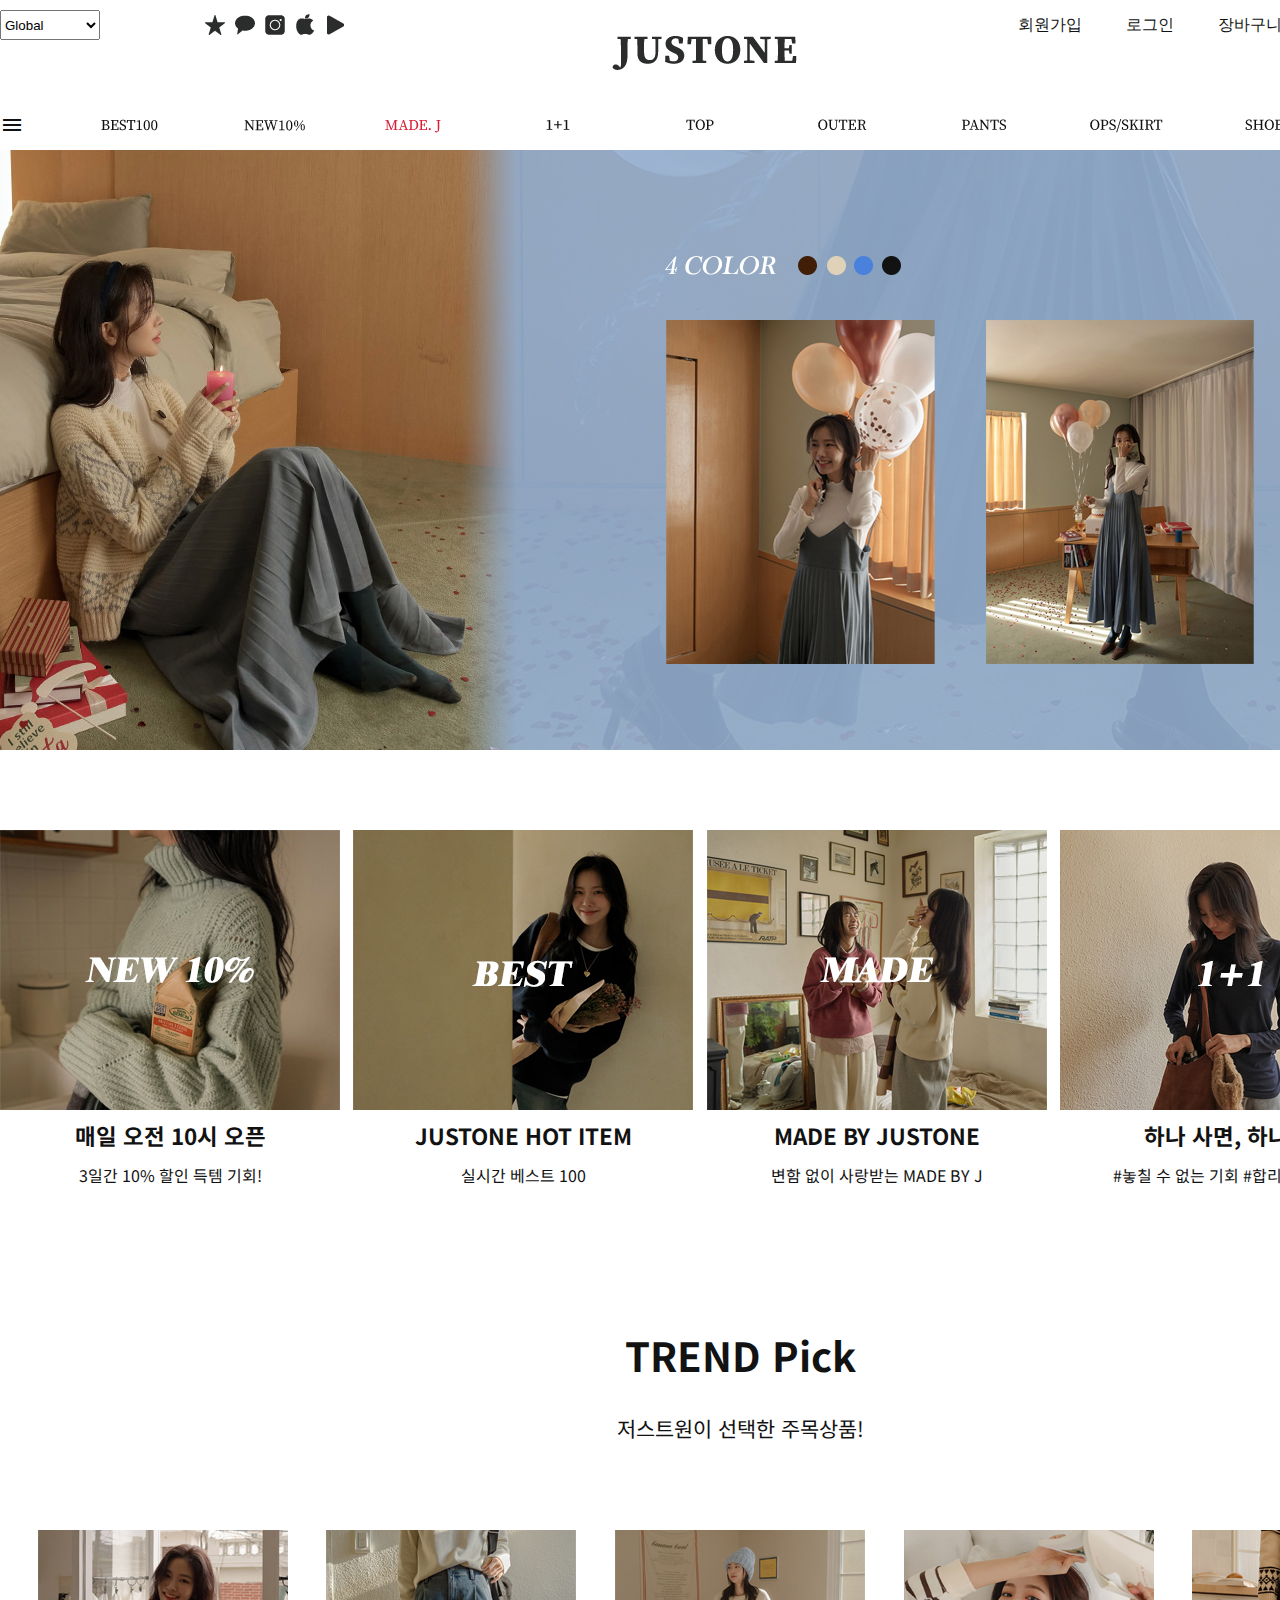
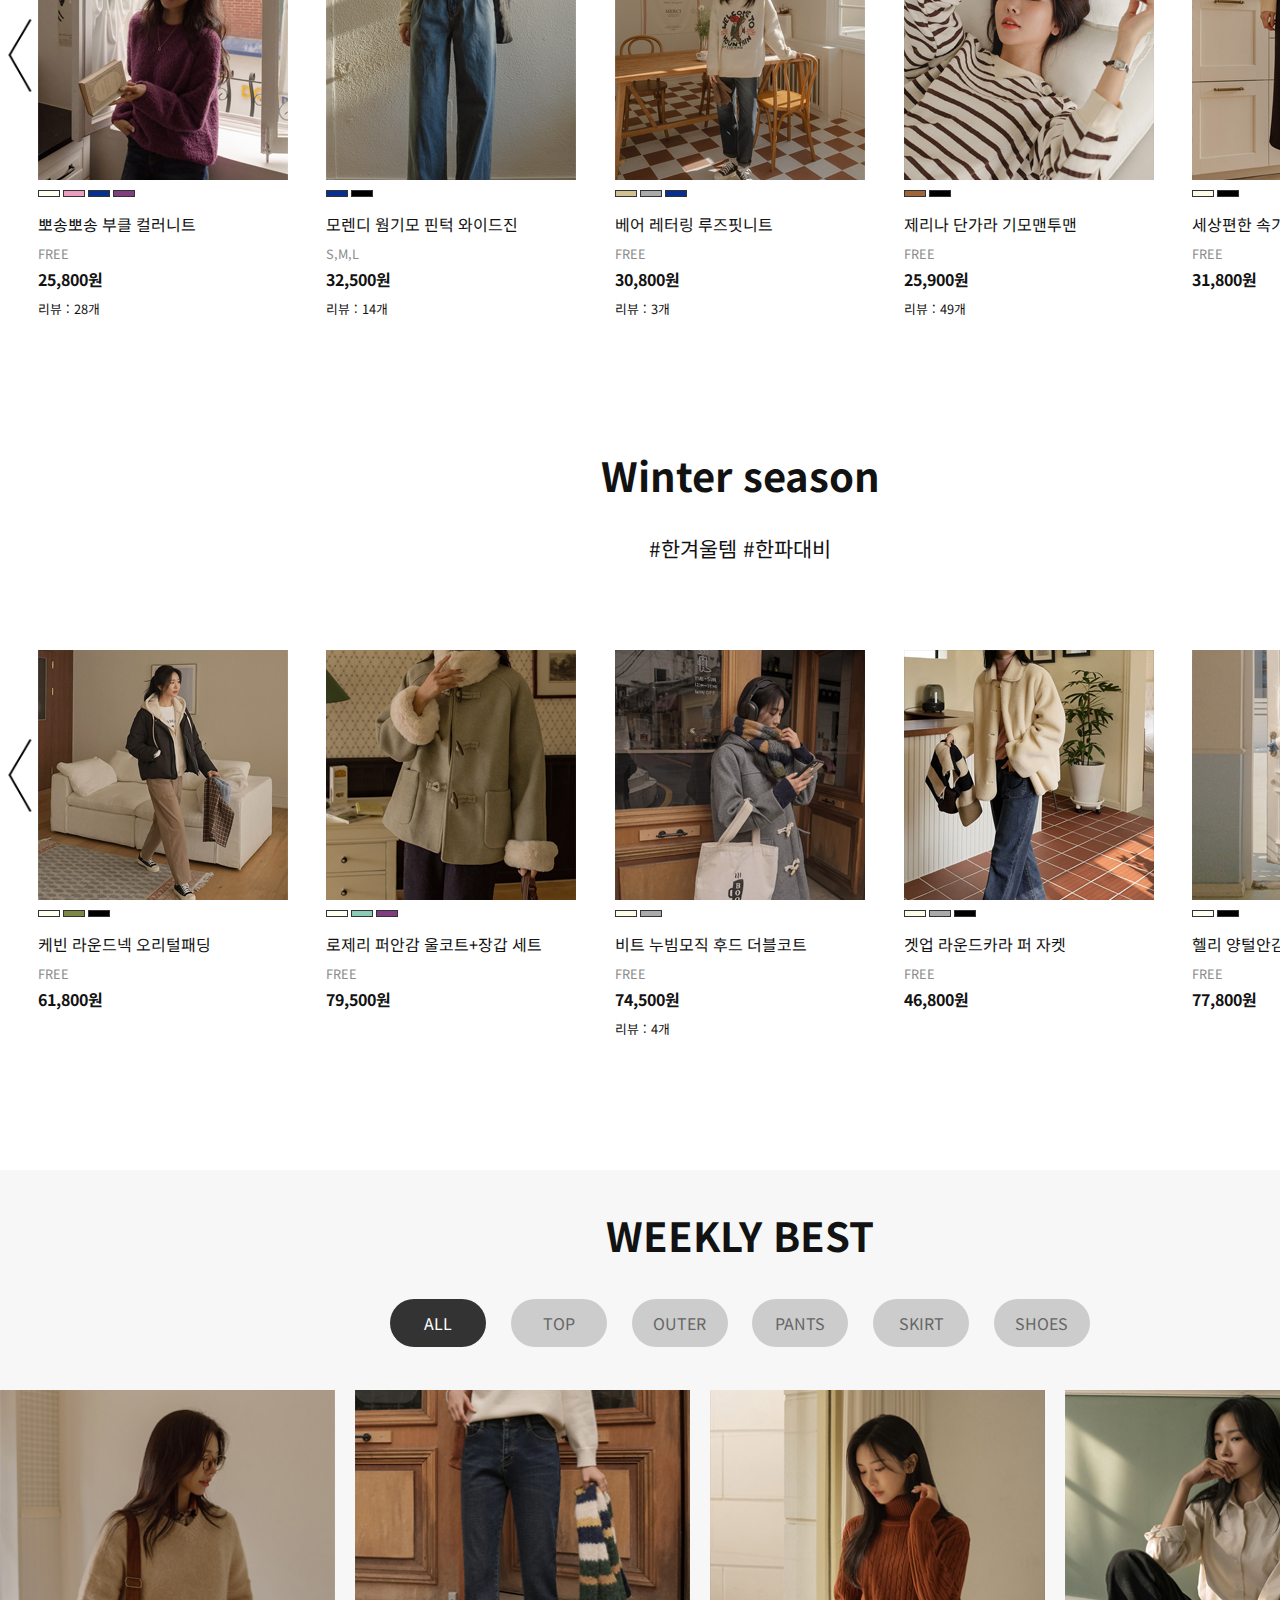
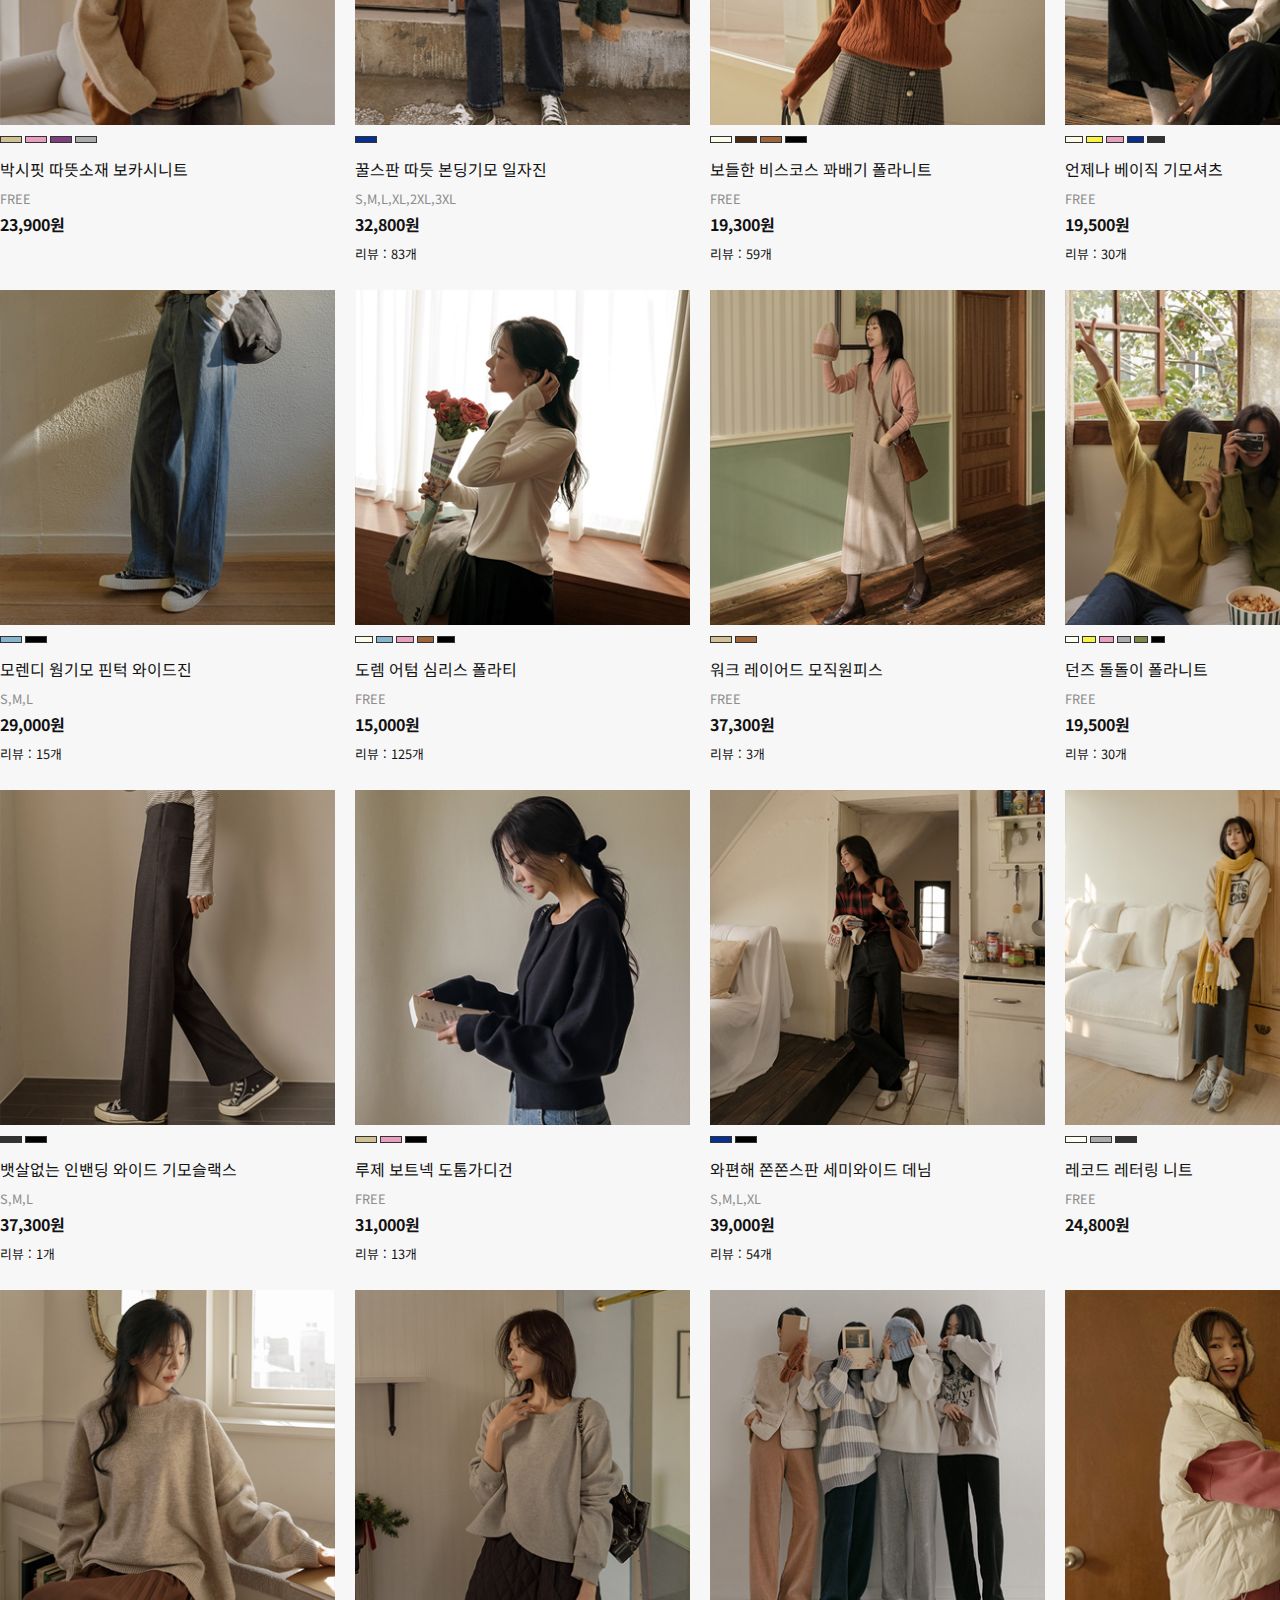
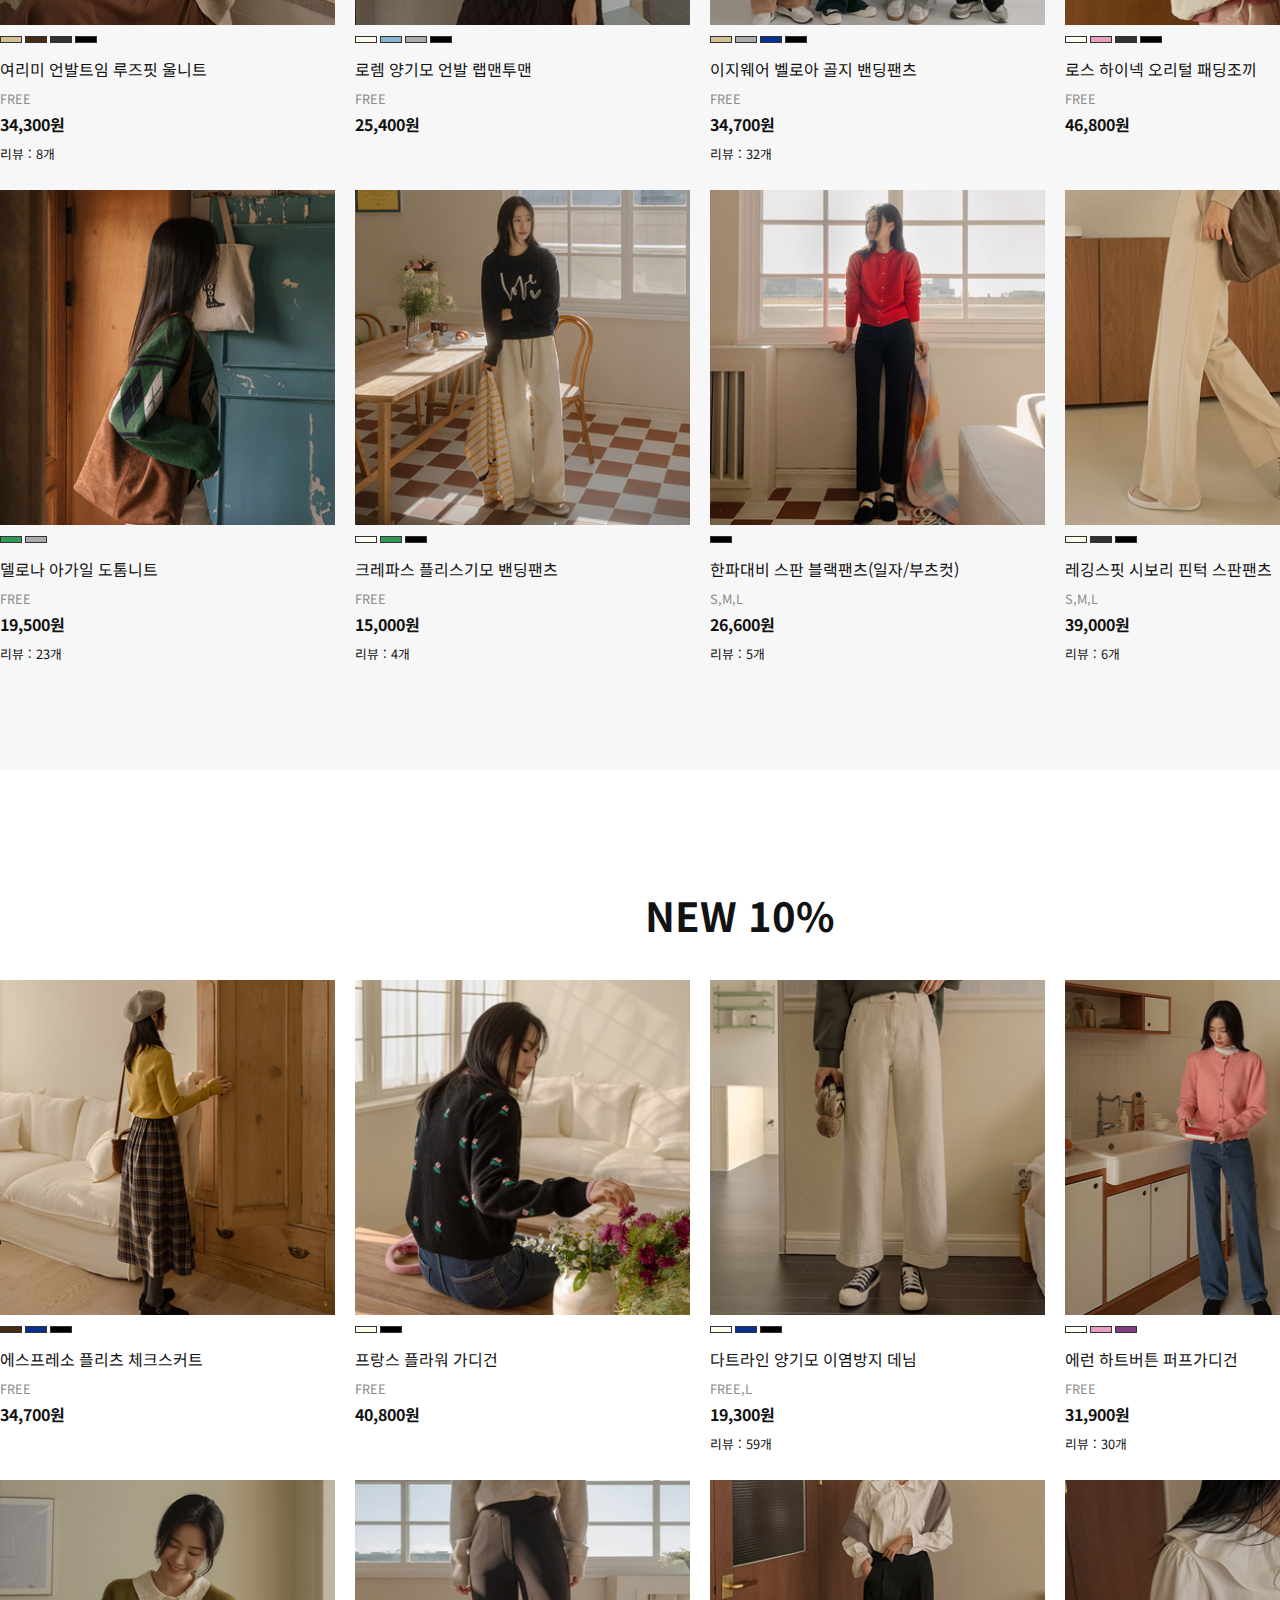
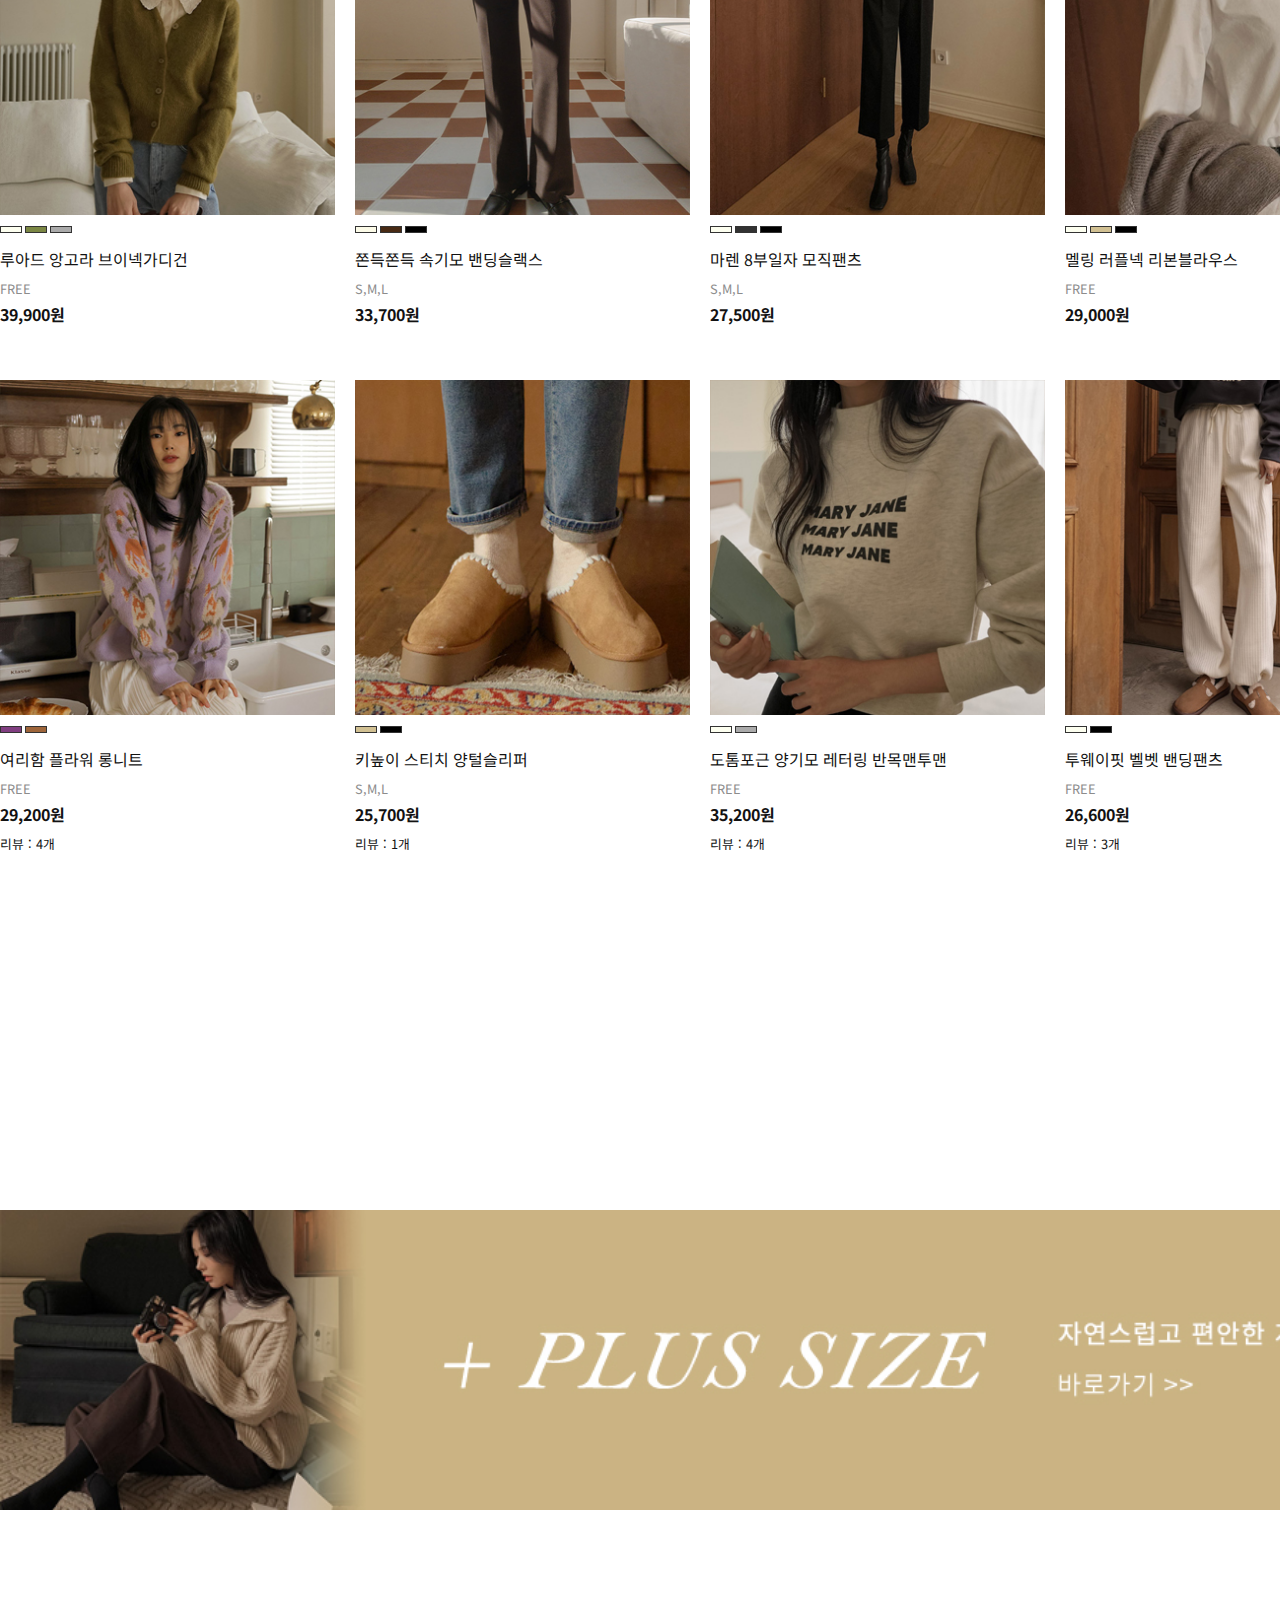
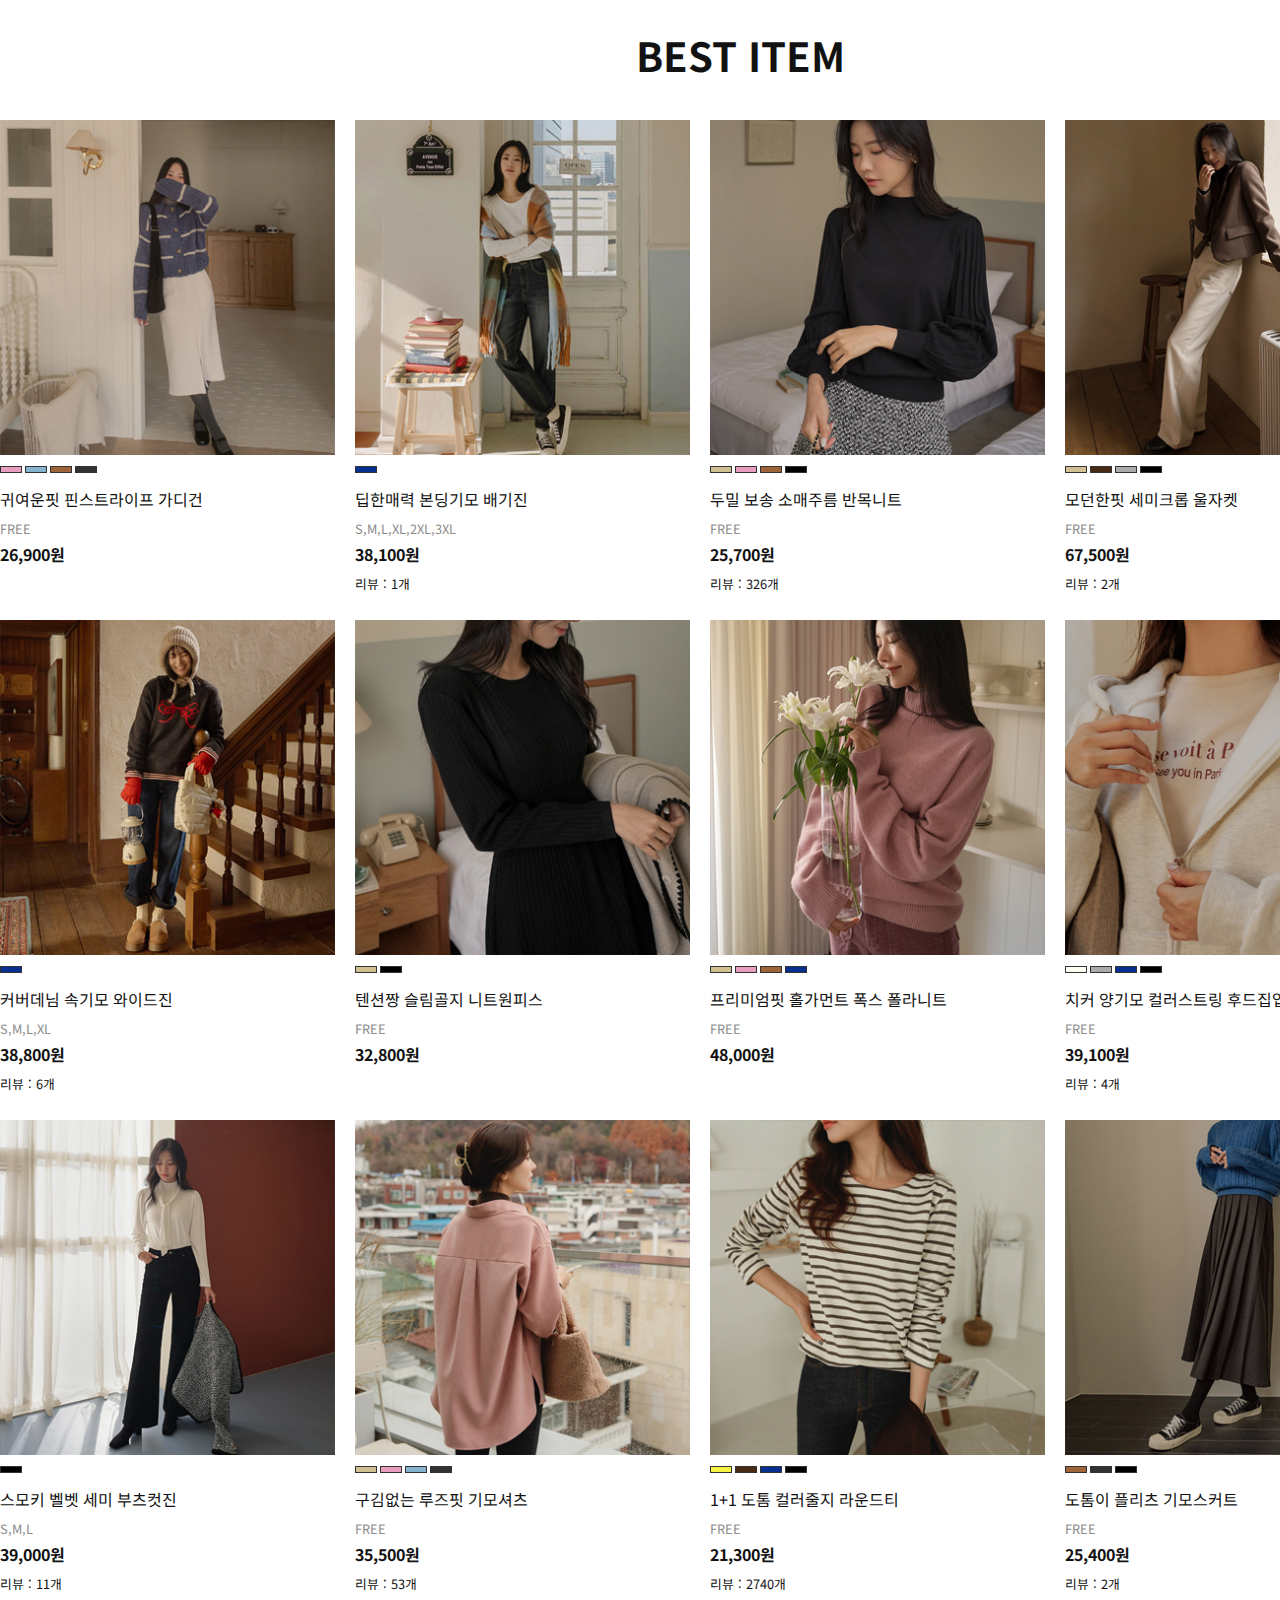
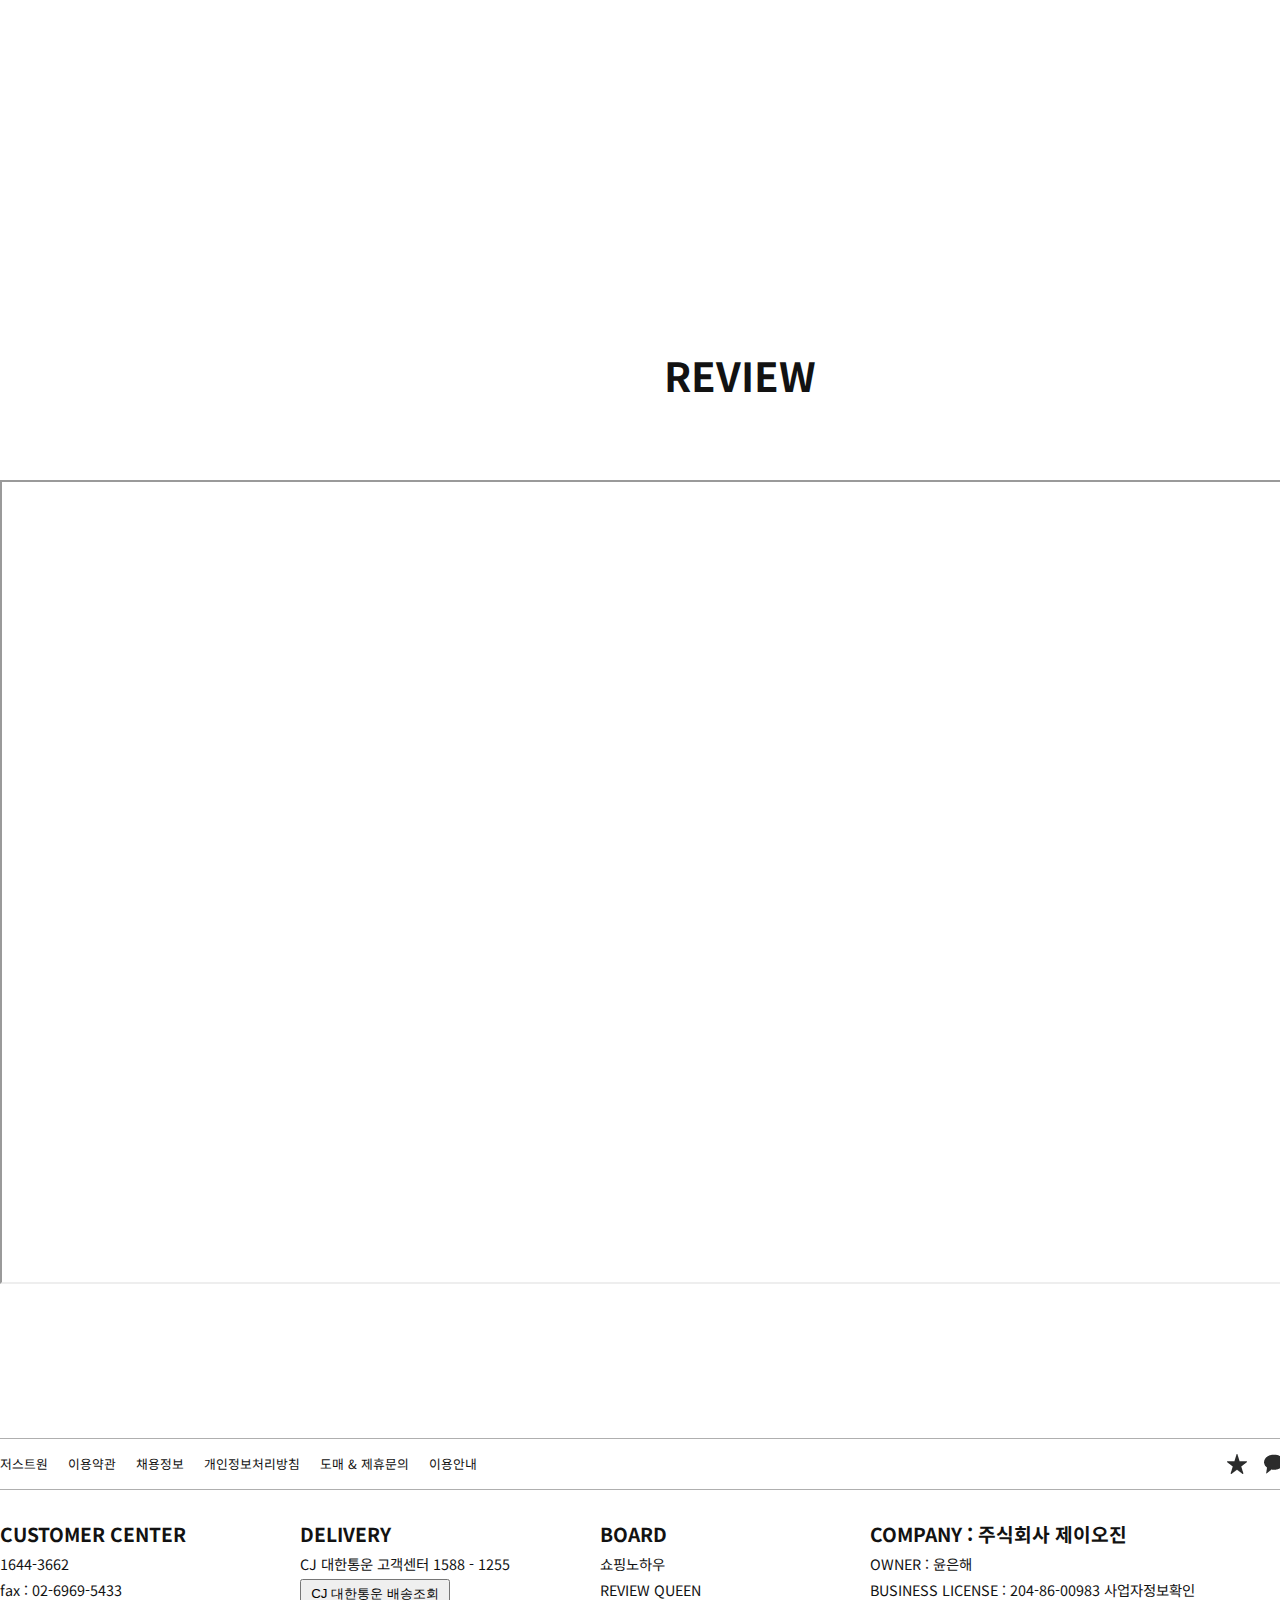
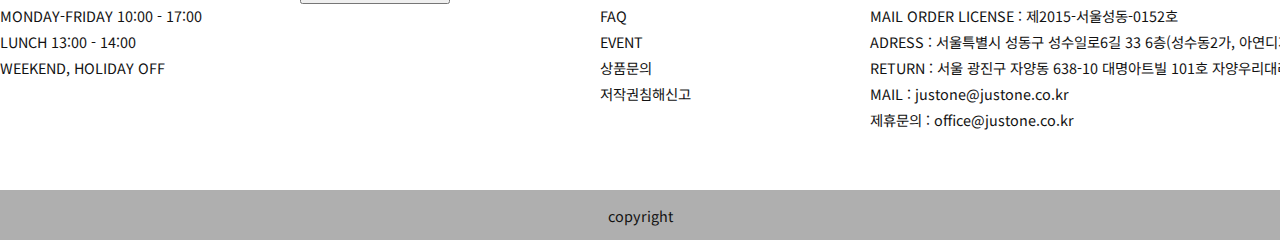
<file: index.html>
<!DOCTYPE html>
<html lang="ko">
<head>
    <meta charset="UTF-8">
    <meta name="viewport" content="width=device-width, initial-scale=1.0">
    <title>JUSTONE</title>
    <link href="./css/style.css" type="text/css" rel="stylesheet">
    <link href="./css/index_pc.css" type="text/css" rel="stylesheet">
    <link href="./css/index_mob.css" type="text/css" rel="stylesheet">
    <link href="./css/color_box.css" type="text/css" rel="stylesheet">

    <script type="module" src="./js/category_button.js" defer></script>

    <!--아이콘-->
    <link rel="stylesheet" href="https://fonts.googleapis.com/css2?family=Material+Symbols+Outlined:opsz,wght,FILL,GRAD@24,400,0,0" />
    <link rel="stylesheet" href="https://fonts.googleapis.com/css2?family=Material+Symbols+Outlined:opsz,wght,FILL,GRAD@24,400,0,0" />

    <!--폰트-->
    <link rel="preconnect" href="https://fonts.googleapis.com">
    <link rel="preconnect" href="https://fonts.gstatic.com" crossorigin>
    <link href="https://fonts.googleapis.com/css2?family=Noto+Sans+KR&display=swap" rel="stylesheet">

    <!--OG(Open Graph Data) 시작-->
    <meta property="og:title" content="JUSTONE"/>
    <meta property="og:type" content="website"/>
    <meta property="og:url" content="https://danaray00.github.io/justone/index.html"/>
    <meta property="og:image" content="https://danaray00.github.io/justone/img/section_row_04_img_01.jpg"/>
</head>
<body>
    
    <header>
        <!--헤더 상단 1행 전체 시작------------------->
        <div class="header_box_all">
            <div class="header_box_01">
                <div id = "header_box_01_up">
                    <span id = "sec_global">
                        <select>
                            <option selected> Global </option>
                            <option> 한국 </option>
                            <option> 미국 </option>
                            <option> 중국 </option>
                            <option> 일본 </option>
                        </select>
                    </span>
                    <!--ins_all 시작 -------------------->
                    <span id = "ins_all">
                        <span id="ins_icon">
                            <img src="img/ins_icon_01.png">
                        </span>
                        <span id="ins_icon">
                            <img src="img/ins_icon_02.png">
                        </span>
                        <span id="ins_icon">
                            <img src="img/ins_icon_03.png">
                        </span>
                        <span id="ins_icon">
                            <img src="img/ins_icon_04.png">
                        </span>
                        <span id="ins_icon">
                            <img src="img/ins_icon_05.png">
                        </span>
                    </span>
                </div>
                <div id="header_box_01_down">
                    <!--여백-->
                </div>
            </div>

            <div class="header_box_02">
                <a href="index.html" target="_self">
                    <img src="img/index_logo_01.png" alt="600X100" width="100%">
                </a>
            </div>
            <div class="header_box_03">
                <div id="header_box_03_up">
                    <span id="txt_join">
                        회원가입
                    </span>
                    <span id="txt_id">
                        로그인
                    </span>
                    <span id="txt_basket">
                        장바구니
                    </span>
                    <span id="txt_mypage">
                        마이페이지
                    </span>
                </div>
                <div id="header_box_03_down">
                    <!--여백-->
                </div>
            </div>
        </div>
    </header>
    <!--헤더 상단 1행 다음 1번째 여백시작-------------->
    <div class="gap_1400_10">
        <!--여백(1400 * 10)-->
    </div>

    <!--메인 메뉴 9개 시작-->
    <div class="main_menu_all">
        <!--헴버거 버튼-->
        <span class="material-symbols-outlined" id="menu_icon">
            menu
        </span>

        <!--1번째 메인 메뉴-->
        <a href="#" target="_blank">
            <div id="menu_each">
                <img src="img/main_menu_01.png" width="120">
            </div>
        </a>
        <!--2번째 메인 메뉴-->
        <a href="#" target="_blank">
            <div id="menu_each">
                <img src="img/main_menu_02.png" width="120">
            </div>
        </a>
        <!--3번째 메인 메뉴-->
        <a href="#" target="_blank">
            <div id="menu_each">
                <img src="img/main_menu_03.png"  id="menu_03_over" width="120">
            </div>
        </a>
        <!--4번째 메인 메뉴-->
        <a href="#" target="_blank">
            <div id="menu_each">
                <img src="img/main_menu_04.png" width="120">
            </div>
        </a>
        <!--5번째 메인 메뉴-->
        <a href="#" target="_blank">
            <div id="menu_each">
                <img src="img/main_menu_05.png" width="120">
            </div>
        </a>
        <!--6번째 메인 메뉴-->
        <a href="#" target="_blank">
            <div id="menu_each">
                <img src="img/main_menu_06.png" width="120">
            </div>
        </a>
        <!--7번째 메인 메뉴-->
        <a href="#" target="_blank">
            <div id="menu_each">
                <img src="img/main_menu_07.png" width="120">
            </div>
        </a>
        <!--8번째 메인 메뉴-->
        <a href="#" target="_blank">
            <div id="menu_each">
                <img src="img/main_menu_08.png" width="120">
            </div>
        </a>
        <!--9번째 메인 메뉴-->
        <a href="#" target="_blank">
            <div id="menu_each">
                <img src="img/main_menu_09.png" width="120">
            </div>
        </a>
            <!--검색버튼-->
        <div class="search">
            <span class="material-symbols-outlined" id="search_icon">
            search
            </span>
        </div>
    </div>
    <div class="gap_1400_10_02">
        <!--여백(1400 * 10)-->
    </div>

       <!--메인 이미지 시작-->
       <div class="main_img_all">
        <div class="main_img_back"></div>
       </div>
    <div class="gap_1400_80">
        <!--여백-->
    </div>

    <section class="sec_01_all">
        <div class="sec_01_box_all">
            <!--박스 1번째 시작-->
            <div id="sec_01_box_each">
                <p id="sec_01_box_img">
                    <img src="./img/section_row_01_img_01.jpg" width="340" alt="340X280">
                </p>
                <p id="sec_01_font_01">
                    매일 오전 10시 오픈
                </p>
                <p id="sec_01_font_02">
                    3일간 10% 할인 득템 기회!
                </p>
            </div>

            <!--박스 2번째 시작-->
            <div id="sec_01_box_each">
                <p id="sec_01_box_img">
                    <img src="./img/section_row_01_img_03.jpg" width="340" alt="340X280">
                </p>
                <p id="sec_01_font_01">
                    JUSTONE HOT ITEM
                </p>
                <p id="sec_01_font_02">
                    실시간 베스트 100
                </p>
            </div>

            <!--박스 3번째 시작-->
            <div id="sec_01_box_each">
                <p id="sec_01_box_img">
                    <img src="./img/section_row_01_img_02.jpg" width="340" alt="340X280">
                </p>
                <p id="sec_01_font_01">
                    MADE BY JUSTONE
                </p>
                <p id="sec_01_font_02">
                    변함 없이 사랑받는 MADE BY J
                </p>
            </div>

            <!--박스 4번째 시작-->
            <div id="sec_01_box_each">
                <p id="sec_01_box_img">
                    <img src="./img/section_row_01_img_04.jpg" width="340" alt="340X280">
                </p>
                <p id="sec_01_font_01">
                    하나 사면, 하나 더
                </p>
                <p id="sec_01_font_02">
                    #놓칠 수 없는 기회 #합리적인 가격
                </p>
            </div>
        </div>
    </section>

    <div class="gap_1400_100">
        <!--여백-->
    </div>

<!--TREND Pick-->
    <section class="sec_02">
        <div class="sec_02_all">
            <div id ="sec_02_font_01">
                TREND Pick
            </div>
            <div id ="sec_02_font_02">
                저스트원이 선택한 주목상품!
            </div>
            <div id ="sec_02_font_03">
                더보기 >
            </div>
            <div class="sec_02_img_all">
                <!--화살표-->
                <div id="arrow">
                    <img src="./img/box_01.jpg" width="40">
                </div>
                <div class="sec_02_container">
                <!--첫 번째 박스-->
                <div id="sec_02_box_each">
                    <p id="sec_02_box_img">
                        <img src="./img/section_row_02_img_01.jpg" width="250" alt="250X250">
                    </p>
                    <p id="color_box_all">
                        <span id="color_box_ivory" ></span>
                        <span id="color_box_pink" ></span>
                        <span id="color_box_darkblue" ></span>
                        <span id="color_box_purple" ></span>
                    </p>
                    <p id="sec_02_font_04">
                        뽀송뽀송 부클 컬러니트 
                    </p>
                    <p id="sec_02_font_05">
                        FREE
                    </p>
                    <p id="sec_02_font_06">
                        25,800원
                    </p>
                    <p id="sec_02_font_07">
                        리뷰 : 28개
                    </p>
                </div>
            <!--두 번째 박스-->
                <div id="sec_02_box_each">
                    <p id="sec_02_box_img">
                        <img src="./img/section_row_02_img_02.jpg" width="250" alt="250X250">
                    </p>
                    <p id="color_box_all">
                        <span id="color_box_darkblue" ></span>
                        <span id="color_box_black" ></span>
                    </p>
                    <p id="sec_02_font_04">
                        모렌디 웜기모 핀턱 와이드진
                    </p>
                    <p id="sec_02_font_05">
                        S,M,L
                    </p>
                    <p id="sec_02_font_06">
                        32,500원
                    </p>
                    <p id="sec_02_font_07">
                        리뷰 : 14개
                    </p>
                </div>

            <!--세 번째 박스-->
                <div id="sec_02_box_each">
                    <p id="sec_02_box_img">
                        <img src="./img/section_row_02_img_03.jpg" width="250" alt="250X250">
                    </p>
                    <p id="color_box_all">
                        <span id="color_box_beige" ></span>
                        <span id="color_box_grey" ></span>
                        <span id="color_box_darkblue" ></span>
                    </p>
                    <p id="sec_02_font_04">
                        베어 레터링 루즈핏니트
                    </p>
                    <p id="sec_02_font_05">
                        FREE
                    </p>
                    <p id="sec_02_font_06">
                        30,800원
                    </p>
                    <p id="sec_02_font_07">
                        리뷰 : 3개
                    </p>
                </div>

                
            <!--네 번째 박스-->
            <div id="sec_02_box_each">
                <p id="sec_02_box_img">
                    <img src="./img/section_row_02_img_04.jpg" width="250" alt="250X250">
                </p>
                <p id="color_box_all">
                    <span id="color_box_lightbrown" ></span>
                    <span id="color_box_black" ></span>
                </p>
                <p id="sec_02_font_04">
                    제리나 단가라 기모맨투맨
                </p>
                <p id="sec_02_font_05">
                    FREE
                </p>
                <p id="sec_02_font_06">
                    25,900원
                </p>
                <p id="sec_02_font_07">
                    리뷰 : 49개
                </p>
            </div>
            <!--다섯 번째 박스-->
            <div id="sec_02_box_each">
                <p id="sec_02_box_img">
                    <img src="./img/section_row_02_img_05.jpg" width="250" alt="250X250">
                </p>
                <p id="color_box_all">
                    <span id="color_box_cream" ></span>
                    <span id="color_box_black" ></span>
                </p>
                <p id="sec_02_font_04">
                    세상편한 속기모 스커트
                </p>
                <p id="sec_02_font_05">
                    FREE
                </p>
                <p id="sec_02_font_06">
                    31,800원
                </p>
            </div>
        </div>
        <div id="arrow_02">
            <img src="./img/box_02.jpg" width="40">
        </div>
        </div>
    </section>

    <div class="gap_1400_100">
        <!--여백-->
    </div>

<!--Winter season-->
    <section class="sec_02">
        <div class="sec_02_all">
            <div id ="sec_02_font_01">
                Winter season
            </div>
            <div id ="sec_02_font_02">
                #한겨울템 #한파대비
            </div>
            <div id ="sec_02_font_03">
                더보기 >
            </div>
            <div class="sec_02_img_all">
                <!--화살표-->
                <div id="arrow">
                    <img src="./img/box_01.jpg" width="40">
                </div>
            <div class="sec_02_container">
            <!--첫 번째 박스-->
                <div id="sec_02_box_each">
                    <p id="sec_02_box_img">
                        <img src="./img/section_row_03_img_01.jpg" width="250" alt="250X250">
                    </p>
                    <p id="color_box_all">
                        <span id="color_box_ivory" ></span>
                        <span id="color_box_olive" ></span>
                        <span id="color_box_black" ></span>
                    </p>
                    <p id="sec_02_font_04">
                        케빈 라운드넥 오리털패딩
                    </p>
                    <p id="sec_02_font_05">
                        FREE
                    </p>
                    <p id="sec_02_font_06">
                        61,800원
                    </p>
                </div>
            <!--두 번째 박스-->
                <div id="sec_02_box_each">
                    <p id="sec_02_box_img">
                        <img src="./img/section_row_03_img_02.jpg" width="250" alt="250X250">
                    </p>
                    <p id="color_box_all">
                        <span id="color_box_ivory" ></span>
                        <span id="color_box_mint" ></span>
                        <span id="color_box_purple" ></span>
                    </p>
                    <p id="sec_02_font_04">
                        로제리 퍼안감 울코트+장갑 세트
                    </p>
                    <p id="sec_02_font_05">
                        FREE
                    </p>
                    <p id="sec_02_font_06">
                        79,500원
                    </p>
                </div>

            <!--세 번째 박스-->
                <div id="sec_02_box_each">
                    <p id="sec_02_box_img">
                        <img src="./img/section_row_03_img_03.jpg" width="250" alt="250X250">
                    </p>
                    <p id="color_box_all">
                        <span id="color_box_cream" ></span>
                        <span id="color_box_grey" ></span>
                   </p>
                    <p id="sec_02_font_04">
                        비트 누빔모직 후드 더블코트
                    </p>
                    <p id="sec_02_font_05">
                        FREE
                    </p>
                    <p id="sec_02_font_06">
                        74,500원
                    </p>
                    <p id="sec_02_font_07">
                        리뷰 : 4개
                    </p>
                </div>

                
            <!--네 번째 박스-->
            <div id="sec_02_box_each">
                <p id="sec_02_box_img">
                    <img src="./img/section_row_03_img_04.jpg" width="250" alt="250X250">
                </p>
                <p id="color_box_all">
                    <span id="color_box_cream" ></span>
                    <span id="color_box_grey" ></span>
                    <span id="color_box_black" ></span>
                </p>
                <p id="sec_02_font_04">
                    겟업 라운드카라 퍼 자켓
                </p>
                <p id="sec_02_font_05">
                    FREE
                </p>
                <p id="sec_02_font_06">
                    46,800원
                </p>
            </div>
            <!--다섯 번째 박스-->
            <div id="sec_02_box_each">
                <p id="sec_02_box_img">
                    <img src="./img/section_row_03_img_05.jpg" width="250" alt="250X250">
                </p>
                <p id="color_box_all">
                    <span id="color_box_ivory" ></span>
                    <span id="color_box_black" ></span>
                </p>
                <p id="sec_02_font_04">
                    헬리 양털안감 노카라 롱패딩
                </p>
                <p id="sec_02_font_05">
                    FREE
                </p>
                <p id="sec_02_font_06">
                    77,800원
                </p>
            </div>
        </div>
            <div id="arrow_02">
                <img src="./img/box_02.jpg" width="40">
            </div>
        </div>
    </section>

    <div class="gap_1400_100">
        <!--여백-->
    </div>

    <!--Weekly-->
    <section class="sec_03">
        <div class="sec_03_all">
            <div class="gap_1400_40"></div>
            <div id ="sec_02_font_01">
                WEEKLY BEST
            </div>
            <div class="gap_1400_40"></div>
            <ul class="category">
                <li><button class="category_button category_selected" data-category="All">
                    ALL
                </button></li>
                <li><button class="category_button" data-category="top">
                    TOP
                </button></li>
                <li><button class="category_button" data-category="outer">
                    OUTER
                </button></li>
                <li><button class="category_button" data-category="pants">
                    PANTS
                </button></li>
                <li><button class="category_button" data-category="skirt">
                    SKIRT
                </button></li>
                <li><button class="category_button" data-category="shoes">
                    SHOES
                </button></li>
            </ul>
            <div class="gap_1400_40"></div>
    <!--1행-------------------------------------------------------------------->
            <div class="sec_03_img_all">
            <!--첫 번째 박스-->
                <div id="sec_03_box_each_label" data-type="top">
                        <p id="sec_03_box_img">
                            <a href="./product_01.html" target="_blank">
                                <img src="./img/section_row_04_img_01.jpg" alt="340X340">
                            </a>
                        </p>
                        <p id="color_box_all">
                            <span id="color_box_beige" ></span>
                            <span id="color_box_pink" ></span>
                            <span id="color_box_purple" ></span>
                            <span id="color_box_grey" ></span>
                        </p>
                        <p id="sec_02_font_04">
                            박시핏 따뜻소재 보카시니트
                        </p>
                        <p id="sec_02_font_05">
                            FREE
                        </p>
                        <p id="sec_02_font_06">
                            23,900원
                        </p>
                </div>
                <!--두 번째 박스-->
                <div id="sec_03_box_each_label" data-type="pants">
                    <p id="sec_03_box_img">
                        <img src="./img/section_row_04_img_02.jpg" alt="340X340">
                    </p>
                    <p id="color_box_all">
                        <span id="color_box_darkblue" ></span>
                    </p>
                    <p id="sec_02_font_04">
                        꿀스판 따듯 본딩기모 일자진
                    </p>
                    <p id="sec_02_font_05">
                        S,M,L,XL,2XL,3XL
                    </p>
                    <p id="sec_02_font_06">
                        32,800원
                    </p>
                    <p id="sec_02_font_07">
                        리뷰 : 83개
                    </p>
                </div>
                <!--세 번째 박스-->
                <div id="sec_03_box_each_label" data-type="top">
                    <p id="sec_03_box_img">
                        <img src="./img/section_row_04_img_03.jpg" alt="340X340">
                    </p>
                    <p id="color_box_all">
                        <span id="color_box_cream"></span>
                        <span id="color_box_darkbrown"></span>
                        <span id="color_box_lightbrown"></span>
                        <span id="color_box_black"></span>
                    </p>
                    <p id="sec_02_font_04">
                        보들한 비스코스 꽈배기 폴라니트
                    </p>
                    <p id="sec_02_font_05">
                        FREE
                    </p>
                    <p id="sec_02_font_06">
                        19,300원
                    </p>
                    <p id="sec_02_font_07">
                        리뷰 : 59개
                    </p>
                </div>
                <!--네 번째 박스-->
                <div id="sec_03_box_each_label" data-type="top">
                    <p id="sec_03_box_img">
                        <img src="./img/section_row_04_img_04.jpg" alt="340X340">
                    </p>
                    <p id="color_box_all">
                        <span id="color_box_cream"></span>
                        <span id="color_box_yellow"></span>
                        <span id="color_box_pink"></span>
                        <span id="color_box_darkblue"></span>
                        <span id="color_box_charcoal"></span>
                    </p>
                    <p id="sec_02_font_04">
                        언제나 베이직 기모셔츠
                    </p>
                    <p id="sec_02_font_05">
                        FREE
                    </p>
                    <p id="sec_02_font_06">
                        19,500원
                    </p>
                    <p id="sec_02_font_07">
                        리뷰 : 30개
                    </p>
                </div>
            </div>
    <!--2행-------------------------------------------------------------------->
            <div class="sec_03_img_all">
            <!--첫 번째 박스-->
                <div id="sec_03_box_each_label" data-type="pants">
                    <p id="sec_03_box_img">
                        <img src="./img/section_row_04_img_05.jpg"  alt="340X340">
                    </p>
                    <p id="color_box_all">
                        <span id="color_box_lightblue"></span>
                        <span id="color_box_black"></span>
                    </p>
                    <p id="sec_02_font_04">
                        모렌디 웜기모 핀턱 와이드진
                    </p>
                    <p id="sec_02_font_05">
                       S,M,L
                    </p>
                    <p id="sec_02_font_06">
                        29,000원
                    </p>
                    <p id="sec_02_font_07">
                        리뷰 : 15개
                    </p>
                </div>
                <!--두 번째 박스-->
                <div id="sec_03_box_each_label" data-type="top">
                    <p id="sec_03_box_img">
                        <img src="./img/section_row_04_img_06.jpg" alt="340X340">
                    </p>
                    <p id="color_box_all">
                        <span id="color_box_cream" ></span>
                        <span id="color_box_lightblue" ></span>
                        <span id="color_box_pink" ></span>
                        <span id="color_box_lightbrown" ></span>
                        <span id="color_box_black" ></span>
                    </p>
                    <p id="sec_02_font_04">
                        도렘 어텀 심리스 폴라티
                    </p>
                    <p id="sec_02_font_05">
                        FREE
                    </p>
                    <p id="sec_02_font_06">
                        15,000원
                    </p>
                    <p id="sec_02_font_07">
                        리뷰 : 125개
                    </p>
                </div>
                <!--세 번째 박스-->
                <div id="sec_03_box_each_label" data-type="skirt">
                    <p id="sec_03_box_img">
                        <img src="./img/section_row_04_img_07.jpg" alt="340X340">
                    </p>
                    <p id="color_box_all">
                        <span id="color_box_beige"></span>
                        <span id="color_box_lightbrown"></span>
                    </p>
                    <p id="sec_02_font_04">
                        워크 레이어드 모직원피스
                    </p>
                    <p id="sec_02_font_05">
                        FREE
                    </p>
                    <p id="sec_02_font_06">
                        37,300원
                    </p>
                    <p id="sec_02_font_07">
                        리뷰 : 3개
                    </p>
                </div>
                <!--네 번째 박스-->
                <div id="sec_03_box_each_label" data-type="top">
                    <p id="sec_03_box_img">
                        <img src="./img/section_row_04_img_08.jpg"  alt="340X340">
                    </p>
                    <p id="color_box_all">
                        <span id="color_box_ivory"></span>
                        <span id="color_box_yellow"></span>
                        <span id="color_box_pink"></span>
                        <span id="color_box_grey"></span>
                        <span id="color_box_olive"></span>
                        <span id="color_box_black"></span>
                    </p>
                    <p id="sec_02_font_04">
                        던즈 돌돌이 폴라니트
                    </p>
                    <p id="sec_02_font_05">
                        FREE
                    </p>
                    <p id="sec_02_font_06">
                        19,500원
                    </p>
                    <p id="sec_02_font_07">
                        리뷰 : 30개
                    </p>
                </div>
            </div>
    <!--3행-------------------------------------------------------------------->
              <div class="sec_03_img_all">
                <!--첫 번째 박스-->
                    <div id="sec_03_box_each_label" data-type="pants">
                        <p id="sec_03_box_img">
                            <img src="./img/section_row_04_img_09.jpg"  alt="340X340">
                        </p>
                        <p id="color_box_all">
                            <span id="color_box_charcoal"></span>
                            <span id="color_box_black"></span>
                        </p>
                        <p id="sec_02_font_04">
                            뱃살없는 인밴딩 와이드 기모슬랙스
                        </p>
                        <p id="sec_02_font_05">
                           S,M,L
                        </p>
                        <p id="sec_02_font_06">
                            37,300원
                        </p>
                        <p id="sec_02_font_07">
                            리뷰 : 1개
                        </p>
                    </div>
                    <!--두 번째 박스--> 
                    <div id="sec_03_box_each_label" data-type="top">
                        <p id="sec_03_box_img">
                            <img src="./img/section_row_04_img_10.jpg" alt="340X340">
                        </p>
                        <p id="color_box_all">
                            <span id="color_box_beige" ></span>
                            <span id="color_box_pink" ></span>
                            <span id="color_box_black" ></span>
                        </p>
                        <p id="sec_02_font_04">
                            루제 보트넥 도톰가디건
                        </p>
                        <p id="sec_02_font_05">
                            FREE
                        </p>
                        <p id="sec_02_font_06">
                            31,000원
                        </p>
                        <p id="sec_02_font_07">
                            리뷰 : 13개
                        </p>
                    </div>
                    <!--세 번째 박스-->
                    <div id="sec_03_box_each_label" data-type="pants">
                        <p id="sec_03_box_img">
                            <img src="./img/section_row_04_img_11.jpg"  alt="340X340">
                        </p>
                        <p id="color_box_all">
                            <span id="color_box_darkblue"></span>
                            <span id="color_box_black"></span>
                        </p>
                        <p id="sec_02_font_04">
                            와편해 쫀쫀스판 세미와이드 데님 
                        </p>
                        <p id="sec_02_font_05">
                            S,M,L,XL
                        </p>
                        <p id="sec_02_font_06">
                            39,000원
                        </p>
                        <p id="sec_02_font_07">
                            리뷰 : 54개
                        </p>
                    </div>
                    <!--네 번째 박스-->
                    <div id="sec_03_box_each_label" data-type="top">
                        <p id="sec_03_box_img">
                            <img src="./img/section_row_04_img_12.jpg" alt="340X340">
                        </p>
                        <p id="color_box_all">
                            <span id="color_box_ivory"></span>
                            <span id="color_box_grey"></span>
                            <span id="color_box_charcoal"></span>
                        </p>
                        <p id="sec_02_font_04">
                            레코드 레터링 니트
                        </p>
                        <p id="sec_02_font_05">
                            FREE
                        </p>
                        <p id="sec_02_font_06">
                            24,800원
                        </p>
                    </div>
                </div>
    <!--4행-------------------------------------------------------------------->
            <div class="sec_03_img_all">
                <!--첫 번째 박스-->
                    <div id="sec_03_box_each_label" data-type="top">
                        <p id="sec_03_box_img">
                            <img src="./img/section_row_04_img_13.jpg"  alt="340X340">
                        </p>
                        <p id="color_box_all">
                            <span id="color_box_beige"></span>
                            <span id="color_box_darkbrown"></span>
                            <span id="color_box_charcoal"></span>
                            <span id="color_box_black"></span>
                        </p>
                        <p id="sec_02_font_04">
                            여리미 언발트임 루즈핏 울니트
                        </p>
                        <p id="sec_02_font_05">
                        FREE
                        </p>
                        <p id="sec_02_font_06">
                            34,300원
                        </p>
                        <p id="sec_02_font_07">
                            리뷰 : 8개
                        </p>
                    </div>
                    <!--두 번째 박스-->
                    <div id="sec_03_box_each_label" data-type="top">
                        <p id="sec_03_box_img">
                            <img src="./img/section_row_04_img_15.jpg"  alt="340X340">
                        </p>
                        <p id="color_box_all">
                            <span id="color_box_cream"></span>
                            <span id="color_box_lightblue"></span>
                            <span id="color_box_grey"></span>
                            <span id="color_box_black"></span>
                        </p>
                        <p id="sec_02_font_04">
                            로렘 양기모 언발 랩맨투맨
                        </p>
                        <p id="sec_02_font_05">
                            FREE
                        </p>
                        <p id="sec_02_font_06">
                            25,400원
                        </p>

                    </div>
                    <!--세 번째 박스-->
                    <div id="sec_03_box_each_label" data-type="pants">
                        <p id="sec_03_box_img">
                            <img src="./img/section_row_04_img_14.jpg" alt="340X340">
                        </p>
                        <p id="color_box_all">
                            <span id="color_box_beige"></span>
                            <span id="color_box_grey"></span>
                            <span id="color_box_darkblue"></span>
                            <span id="color_box_black"></span>
                        </p>
                        <p id="sec_02_font_04">
                            이지웨어 벨로아 골지 밴딩팬츠
                        </p>
                        <p id="sec_02_font_05">
                        FREE
                        </p>
                        <p id="sec_02_font_06">
                            34,700원
                        </p>
                        <p id="sec_02_font_07">
                            리뷰 : 32개
                        </p>
                    </div>
                    <!--네 번째 박스-->
                    <div id="sec_03_box_each_label" data-type="outer">
                        <p id="sec_03_box_img">
                            <img src="./img/section_row_04_img_16.jpg" alt="340X340">
                        </p>
                        <p id="color_box_all">
                            <span id="color_box_ivory"></span>
                            <span id="color_box_pink"></span>
                            <span id="color_box_charcoal"></span>
                            <span id="color_box_black"></span>
                        </p>
                        <p id="sec_02_font_04">
                            로스 하이넥 오리털 패딩조끼
                        </p>
                        <p id="sec_02_font_05">
                            FREE
                        </p>
                        <p id="sec_02_font_06">
                            46,800원
                        </p>
                    </div>
                </div>
    <!--5행-------------------------------------------------------------------->
            <div class="sec_03_img_all">
                <!--첫 번째 박스-->
                    <div id="sec_03_box_each_label" data-type="top">
                        <p id="sec_03_box_img">
                            <img src="./img/section_row_04_img_17.jpg" alt="340X340">
                        </p>
                        <p id="color_box_all">
                            <span id="color_box_green"></span>
                            <span id="color_box_grey"></span>
                        </p>
                        <p id="sec_02_font_04">
                            델로나 아가일 도톰니트
                        </p>
                        <p id="sec_02_font_05">
                        FREE
                        </p>
                        <p id="sec_02_font_06">
                            19,500원
                        </p>
                        <p id="sec_02_font_07">
                            리뷰 : 23개
                        </p>
                    </div>
                    <!--두 번째 박스-->
                    <div id="sec_03_box_each_label" data-type="pants">
                        <p id="sec_03_box_img">
                            <img src="./img/section_row_04_img_18.jpg" alt="340X340">
                        </p>
                        <p id="color_box_all">
                            <span id="color_box_ivory"></span>
                            <span id="color_box_green"></span>
                            <span id="color_box_black"></span>
                        </p>
                        <p id="sec_02_font_04">
                            크레파스 플리스기모 밴딩팬츠
                        </p>
                        <p id="sec_02_font_05">
                            FREE
                        </p>
                        <p id="sec_02_font_06">
                            15,000원
                        </p>
                        <p id="sec_02_font_07">
                            리뷰 : 4개
                        </p>

                    </div>
                    <!--세 번째 박스-->
                    <div id="sec_03_box_each_label" data-type="pants">
                        <p id="sec_03_box_img">
                            <img src="./img/section_row_04_img_19.jpg" alt="340X340">
                        </p>
                        <p id="color_box_all">
                            <span id="color_box_black"></span>
                        </p>
                        <p id="sec_02_font_04">
                            한파대비 스판 블랙팬츠(일자/부츠컷)
                        </p>
                        <p id="sec_02_font_05">
                            S,M,L
                        </p>
                        <p id="sec_02_font_06">
                            26,600원
                        </p>
                        <p id="sec_02_font_07">
                            리뷰 : 5개
                        </p>
                    </div>
                    <!--네 번째 박스-->
                    <div id="sec_03_box_each_label" data-type="pants">
                        <p id="sec_03_box_img">
                            <img src="./img/section_row_04_img_20.jpg" alt="340X340">
                        </p>
                        <p id="color_box_all">
                            <span id="color_box_cream"></span>
                            <span id="color_box_charcoal"></span>
                            <span id="color_box_black"></span>
                        </p>
                        <p id="sec_02_font_04">
                            레깅스핏 시보리 핀턱 스판팬츠
                        </p>
                        <p id="sec_02_font_05">
                        S,M,L
                        </p>
                        <p id="sec_02_font_06">
                            39,000원
                        </p>
                        <p id="sec_02_font_07">
                            리뷰 : 6개
                        </p>
                    </div>
                </div>
        </div>    
    </section>

    <div class="gap_1400_100"></div>

    <!--New 10%-->
    <section class="sec_04">
        <div class="sec_04_all">
           <div id ="sec_02_font_01">
                NEW 10%
            </div>
            <div class="gap_1400_40"></div>
        <!--1행-------------------------------------------------------------------->
                <div class="sec_03_img_all">
                <!--첫 번째 박스-->
                    <div id="sec_03_box_each">
                        <p id="sec_03_box_img">
                            <img src="./img/section_row_05_img_01.jpg" alt="340X340">
                        </p>
                        <p id="color_box_all">
                            <span id="color_box_darkbrown" ></span>
                            <span id="color_box_darkblue" ></span>
                            <span id="color_box_black" ></span>
                        </p>
                        <p id="sec_02_font_04">
                            에스프레소 플리츠 체크스커트
                        </p>
                        <p id="sec_02_font_05">
                            FREE
                        </p>
                        <p id="sec_02_font_06">
                            34,700원
                        </p>
                    </div>
                    <!--두 번째 박스-->
                    <div id="sec_03_box_each">
                        <p id="sec_03_box_img">
                            <img src="./img/section_row_05_img_02.jpg"  alt="340X340">
                        </p>
                        <p id="color_box_all">
                            <span id="color_box_cream" ></span>
                            <span id="color_box_black" ></span>
                        </p>
                        <p id="sec_02_font_04">
                            프랑스 플라워 가디건
                        </p>
                        <p id="sec_02_font_05">
                            FREE
                        </p>
                        <p id="sec_02_font_06">
                            40,800원
                        </p>
                    </div>
                    <!--세 번째 박스-->
                    <div id="sec_03_box_each">
                        <p id="sec_03_box_img">
                            <img src="./img/section_row_05_img_03.jpg" alt="340X340">
                        </p>
                        <p id="color_box_all">
                            <span id="color_box_cream"></span>
                            <span id="color_box_darkblue"></span>
                            <span id="color_box_black"></span>
                        </p>
                        <p id="sec_02_font_04">
                            다트라인 양기모 이염방지 데님
                        </p>
                        <p id="sec_02_font_05">
                            FREE,L
                        </p>
                        <p id="sec_02_font_06">
                            19,300원
                        </p>
                        <p id="sec_02_font_07">
                            리뷰 : 59개
                        </p>
                    </div>
                    <!--네 번째 박스-->
                    <div id="sec_03_box_each">
                        <p id="sec_03_box_img">
                            <img src="./img/section_row_05_img_04.jpg" alt="340X340">
                        </p>
                        <p id="color_box_all">
                            <span id="color_box_ivory"></span>
                            <span id="color_box_pink"></span>
                            <span id="color_box_purple"></span>
                        </p>
                        <p id="sec_02_font_04">
                            에런 하트버튼 퍼프가디건
                        </p>
                        <p id="sec_02_font_05">
                            FREE
                        </p>
                        <p id="sec_02_font_06">
                            31,900원
                        </p>
                        <p id="sec_02_font_07">
                            리뷰 : 30개
                        </p>
                    </div>
                </div>
        <!--2행-------------------------------------------------------------------->
                <div class="sec_03_img_all">
                <!--첫 번째 박스-->
                    <div id="sec_03_box_each">
                        <p id="sec_03_box_img">
                            <img src="./img/section_row_05_img_05.jpg" alt="340X340">
                        </p>
                        <p id="color_box_all">
                            <span id="color_box_ivory"></span>
                            <span id="color_box_olive"></span>
                            <span id="color_box_grey"></span>
                        </p>
                        <p id="sec_02_font_04">
                            루아드 앙고라 브이넥가디건
                        </p>
                        <p id="sec_02_font_05">
                           FREE
                        </p>
                        <p id="sec_02_font_06">
                            39,900원
                        </p>
                    </div>
                    <!--두 번째 박스-->
                    <div id="sec_03_box_each">
                        <p id="sec_03_box_img">
                            <img src="./img/section_row_05_img_06.jpg" alt="340X340">
                        </p>
                        <p id="color_box_all">
                            <span id="color_box_cream" ></span>
                            <span id="color_box_darkbrown"></span>
                            <span id="color_box_black" ></span>
                        </p>
                        <p id="sec_02_font_04">
                            쫀득쫀득 속기모 밴딩슬랙스
                        </p>
                        <p id="sec_02_font_05">
                            S,M,L
                        </p>
                        <p id="sec_02_font_06">
                            33,700원
                        </p>
                    </div>
                    <!--세 번째 박스-->
                    <div id="sec_03_box_each">
                        <p id="sec_03_box_img">
                            <img src="./img/section_row_05_img_07.jpg" alt="340X340">
                        </p>
                        <p id="color_box_all">
                            <span id="color_box_ivory"></span>
                            <span id="color_box_charcoal"></span>
                            <span id="color_box_black"></span>
                        </p>
                        <p id="sec_02_font_04">
                            마렌 8부일자 모직팬츠
                        </p>
                        <p id="sec_02_font_05">
                            S,M,L
                        </p>
                        <p id="sec_02_font_06">
                            27,500원
                        </p>
                    </div>
                    <!--네 번째 박스-->
                    <div id="sec_03_box_each">
                        <p id="sec_03_box_img">
                            <img src="./img/section_row_05_img_08.jpg" alt="340X340">
                        </p>
                        <p id="color_box_all">
                            <span id="color_box_ivory"></span>
                            <span id="color_box_beige"></span>
                            <span id="color_box_black"></span>
                        </p>
                        <p id="sec_02_font_04">
                            멜링 러플넥 리본블라우스
                        </p>
                        <p id="sec_02_font_05">
                            FREE
                        </p>
                        <p id="sec_02_font_06">
                            29,000원
                        </p>
                    </div>
                </div>
        <!--3행-------------------------------------------------------------------->
                  <div class="sec_03_img_all">
                    <!--첫 번째 박스-->
                        <div id="sec_03_box_each">
                            <p id="sec_03_box_img">
                                <img src="./img/section_row_05_img_09.jpg" alt="340X340">
                            </p>
                            <p id="color_box_all">
                                <span id="color_box_purple"></span>
                                <span id="color_box_lightbrown"></span>
                            </p>
                            <p id="sec_02_font_04">
                                여리함 플라워 롱니트
                            </p>
                            <p id="sec_02_font_05">
                               FREE
                            </p>
                            <p id="sec_02_font_06">
                                29,200원
                            </p>
                            <p id="sec_02_font_07">
                                리뷰 : 4개
                            </p>
                        </div>
                        <!--두 번째 박스-->
                        <div id="sec_03_box_each">
                            <p id="sec_03_box_img">
                                <img src="./img/section_row_05_img_10.jpg" alt="340X340">
                            </p>
                            <p id="color_box_all">
                                <span id="color_box_beige" ></span>
                                <span id="color_box_black" ></span>
                            </p>
                            <p id="sec_02_font_04">
                                키높이 스티치 양털슬리퍼
                            </p>
                            <p id="sec_02_font_05">
                                S,M,L
                            </p>
                            <p id="sec_02_font_06">
                                25,700원
                            </p>
                            <p id="sec_02_font_07">
                                리뷰 : 1개
                            </p>
                        </div>
                        <!--세 번째 박스-->
                        <div id="sec_03_box_each">
                            <p id="sec_03_box_img">
                                <img src="./img/section_row_05_img_11.jpg" alt="340X340">
                            </p>
                            <p id="color_box_all">
                                <span id="color_box_ivory"></span>
                                <span id="color_box_grey"></span>
                            </p>
                            <p id="sec_02_font_04">
                                도톰포근 양기모 레터링 반목맨투맨
                            </p>
                            <p id="sec_02_font_05">
                                FREE
                            </p>
                            <p id="sec_02_font_06">
                               35,200원
                            </p>
                            <p id="sec_02_font_07">
                                리뷰 : 4개
                            </p>
                        </div>
                        <!--네 번째 박스-->
                        <div id="sec_03_box_each">
                            <p id="sec_03_box_img">
                                <img src="./img/section_row_05_img_12.jpg" alt="340X340">
                            </p>
                            <p id="color_box_all">
                                <span id="color_box_ivory"></span>
                                <span id="color_box_black"></span>
                            </p>
                            <p id="sec_02_font_04">
                                투웨이핏 벨벳 밴딩팬츠
                            </p>
                            <p id="sec_02_font_05">
                                FREE
                            </p>
                            <p id="sec_02_font_06">
                                26,600원
                            </p>
                            <p id="sec_02_font_07">
                                리뷰 : 3개
                            </p>
                        </div>
                    </div>
        </div>    
    </section>
    <div class="gap_1400_100">
    </div>
    <section class="middle_img">
        <div id="middle_img_each"> </div>
    </section>
    <div class="gap_1400_100">
    </div>

    <!--BEST ITEM-->
      <section class="sec_04">
        <div class="sec_04_all">
           <div id ="sec_02_font_01">
            BEST ITEM
            </div>
            <div class="gap_1400_40"></div>
        <!--1행-------------------------------------------------------------------->
                <div class="sec_03_img_all">
                <!--첫 번째 박스-->
                    <div id="sec_03_box_each">
                        <p id="sec_03_box_img">
                            <img src="./img/section_row_06_img_01.jpg" width="340" alt="340X340">
                        </p>
                        <p id="color_box_all">
                            <span id="color_box_pink" ></span>
                            <span id="color_box_lightblue" ></span>
                            <span id="color_box_lightbrown" ></span>
                            <span id="color_box_charcoal" ></span>
                        </p>
                        <p id="sec_02_font_04">
                            귀여운핏 핀스트라이프 가디건
                        </p>
                        <p id="sec_02_font_05">
                            FREE
                        </p>
                        <p id="sec_02_font_06">
                            26,900원
                        </p>
                    </div>
                    <!--두 번째 박스-->
                    <div id="sec_03_box_each">
                        <p id="sec_03_box_img">
                            <img src="./img/section_row_06_img_02.jpg" width="340" alt="340X340">
                        </p>
                        <p id="color_box_all">
                            <span id="color_box_darkblue" ></span>
                        </p>
                        <p id="sec_02_font_04">
                            딥한매력 본딩기모 배기진
                        </p>
                        <p id="sec_02_font_05">
                            S,M,L,XL,2XL,3XL
                        </p>
                        <p id="sec_02_font_06">
                            38,100원
                        </p>
                        <p id="sec_02_font_07">
                            리뷰 : 1개
                        </p>
                    </div>
                    <!--세 번째 박스-->
                    <div id="sec_03_box_each">
                        <p id="sec_03_box_img">
                            <img src="./img/section_row_06_img_03.jpg" width="340" alt="340X340">
                        </p>
                        <p id="color_box_all">
                            <span id="color_box_beige"></span>
                            <span id="color_box_pink"></span>
                            <span id="color_box_lightbrown"></span>
                            <span id="color_box_black"></span>
                        </p>
                        <p id="sec_02_font_04">
                            두밀 보송 소매주름 반목니트
                        </p>
                        <p id="sec_02_font_05">
                            FREE
                        </p>
                        <p id="sec_02_font_06">
                            25,700원
                        </p>
                        <p id="sec_02_font_07">
                            리뷰 : 326개
                        </p>
                    </div>
                    <!--네 번째 박스-->
                    <div id="sec_03_box_each">
                        <p id="sec_03_box_img">
                            <img src="./img/section_row_06_img_04.jpg" width="340" alt="340X340">
                        </p>
                        <p id="color_box_all">
                            <span id="color_box_beige"></span>
                            <span id="color_box_darkbrown"></span>
                            <span id="color_box_grey"></span>
                            <span id="color_box_black"></span>
                        </p>
                        <p id="sec_02_font_04">
                            모던한핏 세미크롭 울자켓
                        </p>
                        <p id="sec_02_font_05">
                            FREE
                        </p>
                        <p id="sec_02_font_06">
                            67,500원
                        </p>
                        <p id="sec_02_font_07">
                            리뷰 : 2개
                        </p>
                    </div>
                </div>
        <!--2행-------------------------------------------------------------------->
                <div class="sec_03_img_all">
                <!--첫 번째 박스-->
                    <div id="sec_03_box_each">
                        <p id="sec_03_box_img">
                            <img src="./img/section_row_06_img_05.jpg" width="340" alt="340X340">
                        </p>
                        <p id="color_box_all">
                            <span id="color_box_darkblue"></span>
                        </p>
                        <p id="sec_02_font_04">
                            커버데님 속기모 와이드진
                        </p>
                        <p id="sec_02_font_05">
                            S,M,L,XL
                        </p>
                        <p id="sec_02_font_06">
                            38,800원
                        </p>
                        <p id="sec_02_font_07">
                            리뷰 : 6개
                        </p>
                    </div>
                    <!--두 번째 박스-->
                    <div id="sec_03_box_each">
                        <p id="sec_03_box_img">
                            <img src="./img/section_row_06_img_06.jpg" width="340" alt="340X340">
                        </p>
                        <p id="color_box_all">
                            <span id="color_box_beige" ></span>
                            <span id="color_box_black" ></span>
                        </p>
                        <p id="sec_02_font_04">
                            텐션짱 슬림골지 니트원피스
                        </p>
                        <p id="sec_02_font_05">
                            FREE
                        </p>
                        <p id="sec_02_font_06">
                            32,800원
                        </p>
                    </div>
                    <!--세 번째 박스-->
                    <div id="sec_03_box_each">
                        <p id="sec_03_box_img">
                            <img src="./img/section_row_06_img_07.jpg" width="340" alt="340X340">
                        </p>
                        <p id="color_box_all">
                            <span id="color_box_beige"></span>
                            <span id="color_box_pink"></span>
                            <span id="color_box_lightbrown"></span>
                            <span id="color_box_darkblue"></span>
                        </p>
                        <p id="sec_02_font_04">
                            프리미엄핏 홀가먼트 폭스 폴라니트
                        </p>
                        <p id="sec_02_font_05">
                            FREE
                        </p>
                        <p id="sec_02_font_06">
                            48,000원
                        </p>
                    </div>
                    <!--네 번째 박스-->
                    <div id="sec_03_box_each">
                        <p id="sec_03_box_img">
                            <img src="./img/section_row_06_img_08.jpg" width="340" alt="340X340">
                        </p>
                        <p id="color_box_all">
                            <span id="color_box_ivory"></span>
                            <span id="color_box_grey"></span>
                            <span id="color_box_darkblue"></span>
                            <span id="color_box_black"></span>
                        </p>
                        <p id="sec_02_font_04">
                            치커 양기모 컬러스트링 후드집업

                        </p>
                        <p id="sec_02_font_05">
                            FREE
                        </p>
                        <p id="sec_02_font_06">
                            39,100원
                        </p>
                        <p id="sec_02_font_07">
                            리뷰 : 4개
                        </p>
                    </div>
                </div>
        <!--3행-------------------------------------------------------------------->
                  <div class="sec_03_img_all">
                    <!--첫 번째 박스-->
                        <div id="sec_03_box_each">
                            <p id="sec_03_box_img">
                                <img src="./img/section_row_06_img_09.jpg" width="340" alt="340X340">
                            </p>
                            <p id="color_box_all">
                                <span id="color_box_black"></span>
                            </p>
                            <p id="sec_02_font_04">
                                스모키 벨벳 세미 부츠컷진

                            </p>
                            <p id="sec_02_font_05">
                                S,M,L
                            </p>
                            <p id="sec_02_font_06">
                                39,000원
                            </p>
                            <p id="sec_02_font_07">
                                리뷰 : 11개
                            </p>
                        </div>
                        <!--두 번째 박스-->
                        <div id="sec_03_box_each">
                            <p id="sec_03_box_img">
                                <img src="./img/section_row_06_img_10.jpg" width="340" alt="340X340">
                            </p>
                            <p id="color_box_all">
                                <span id="color_box_beige" ></span>
                                <span id="color_box_pink" ></span>
                                <span id="color_box_lightblue" ></span>
                                <span id="color_box_charcoal" ></span>
                            </p>
                            <p id="sec_02_font_04">
                                구김없는 루즈핏 기모셔츠
                            </p>
                            <p id="sec_02_font_05">
                                FREE
                            </p>
                            <p id="sec_02_font_06">
                                35,500원
                            </p>
                            <p id="sec_02_font_07">
                                리뷰 : 53개
                            </p>
                        </div>
                        <!--세 번째 박스-->
                        <div id="sec_03_box_each">
                            <p id="sec_03_box_img">
                                <img src="./img/section_row_06_img_11.jpg" width="340" alt="340X340">
                            </p>
                            <p id="color_box_all">
                                <span id="color_box_yellow"></span>
                                <span id="color_box_darkbrown"></span>
                                <span id="color_box_darkblue"></span>
                                <span id="color_box_black"></span>
                            </p>
                            <p id="sec_02_font_04">
                                1+1 도톰 컬러줄지 라운드티</p>
                            <p id="sec_02_font_05">
                                FREE
                            </p>
                            <p id="sec_02_font_06">
                                21,300원
                            </p>
                            <p id="sec_02_font_07">
                                리뷰 : 2740개
                            </p>
                        </div>
                        <!--네 번째 박스-->
                        <div id="sec_03_box_each">
                            <p id="sec_03_box_img">
                                <img src="./img/section_row_06_img_12.jpg" width="340" alt="340X340">
                            </p>
                            <p id="color_box_all">
                                <span id="color_box_lightbrown"></span>
                                <span id="color_box_charcoal"></span>
                                <span id="color_box_black"></span>
                            </p>
                            <p id="sec_02_font_04">
                                도톰이 플리츠 기모스커트
                            </p>
                            <p id="sec_02_font_05">
                                FREE
                            </p>
                            <p id="sec_02_font_06">
                                25,400원
                            </p>
                            <p id="sec_02_font_07">
                                리뷰 : 2개
                            </p>
                        </div>
                    </div>
        </div>    
    </section>

    <div class="gap_1400_100"></div>

    <div class="table">
        <div id ="sec_02_font_01">
            REVIEW
            </div>
            <div class="gap_1400_80"></div>
        <iframe src="http://danaray.dothome.co.kr/gnuboard5/bbs/board.php?bo_table=table_01" width="100%" height="100%" scrolling="no">
        </iframe>
    </div>
    <br><br><br><br><br><br>
    <br><br><br><br><br><br>
    <br><br><br><br><br><br>

    <section class="footer">
        <div class="footer_all_01">
            <div class="footer_01">
                <div class="footer_text">
                    <div id="footer_01_text">
                        저스트원
                    </div>
                    <div id="footer_01_text">
                        이용약관
                    </div>
                    <div id="footer_01_text">
                        채용정보
                    </div>
                    <div id="footer_01_text">
                        개인정보처리방침
                    </div>
                    <div id="footer_01_text">
                        도매 & 제휴문의
                    </div>
                    <div id="footer_01_text">
                        이용안내
                    </div>
                </div>
                <div class="footer_icon">
                    <div class="icon_img">
                        <span id="ins_icon">
                            <img src="img/ins_icon_01.png" >
                        </span>
                    </div>
                    <div class="icon_img">
                        <span id="ins_icon">
                            <img src="img/ins_icon_02.png" >
                        </span>
                    </div>
                    <div class="icon_img">
                        <span id="ins_icon">
                            <img src="img/ins_icon_03.png" >
                        </span>
                    </div>
                    <div class="icon_img">
                        <span id="ins_icon">
                            <img src="img/ins_icon_04.png" >
                        </span>
                    </div>
                    <div class="icon_img">
                        <span id="ins_icon">
                            <img src="img/ins_icon_05.png" >
                        </span>
                    </div>
                </div>
            </div>
        </div>
        <div class="footer_all_02">
            <div class="footer_02">
                <div class="footer_box_01">
                        <div id="footer_02_text_main"> CUSTOMER CENTER</div>
                        <div id="footer_02_text"> 1644-3662</div>
                        <div id="footer_02_text"> fax : 02-6969-5433</div>
                        <div id="footer_02_text"> MONDAY-FRIDAY 10:00 - 17:00</div>
                        <div id="footer_02_text"> LUNCH 13:00 - 14:00</div>
                        <div id="footer_02_text"> WEEKEND, HOLIDAY OFF</div>
                </div>
                <div class="footer_box_02">
                    <div id="footer_02_text_main"> DELIVERY</div>
                    <div id="footer_02_text"> CJ 대한통운 고객센터 1588 - 1255</div>
                    <button id="box_cj"> CJ 대한통운 배송조회 </button>
                </div>
                <div class="footer_box_03">
                    <div id="footer_02_text_main"> BOARD </div>
                    <div id="footer_02_text"> 쇼핑노하우 </div>
                    <div id="footer_02_text"> REVIEW QUEEN </div>
                    <div id="footer_02_text"> FAQ </div>
                    <div id="footer_02_text"> EVENT </div>
                    <div id="footer_02_text"> 상품문의 </div>
                    <div id="footer_02_text"> 저작권침해신고 </div>
                </div>
                <div class="footer_box_04">
                    <div id="footer_02_text_main"> COMPANY : 주식회사 제이오진 </div>
                    <div id="footer_02_text"> OWNER : 윤은해 </div>
                    <div id="footer_02_text"> BUSINESS LICENSE : 204-86-00983 사업자정보확인 </div>
                    <div id="footer_02_text"> MAIL ORDER LICENSE : 제2015-서울성동-0152호 </div>
                    <div id="footer_02_text"> ADRESS : 서울특별시 성동구 성수일로6길 33 6층(성수동2가, 아연디지털단지) </div>
                    <div id="footer_02_text"> RETURN : 서울 광진구 자양동 638-10 대명아트빌 101호 자양우리대리점 저스트원 </div>
                    <div id="footer_02_text"> MAIL : justone@justone.co.kr </div>
                    <div id="footer_02_text"> 제휴문의 : office@justone.co.kr </div>
                </div>
            </div>
        </div>
        <div class="footer_all_03">
            <div id="footer_02_text"> copyright </div>
        </div>
    </section>
</body>
</html>
</file>
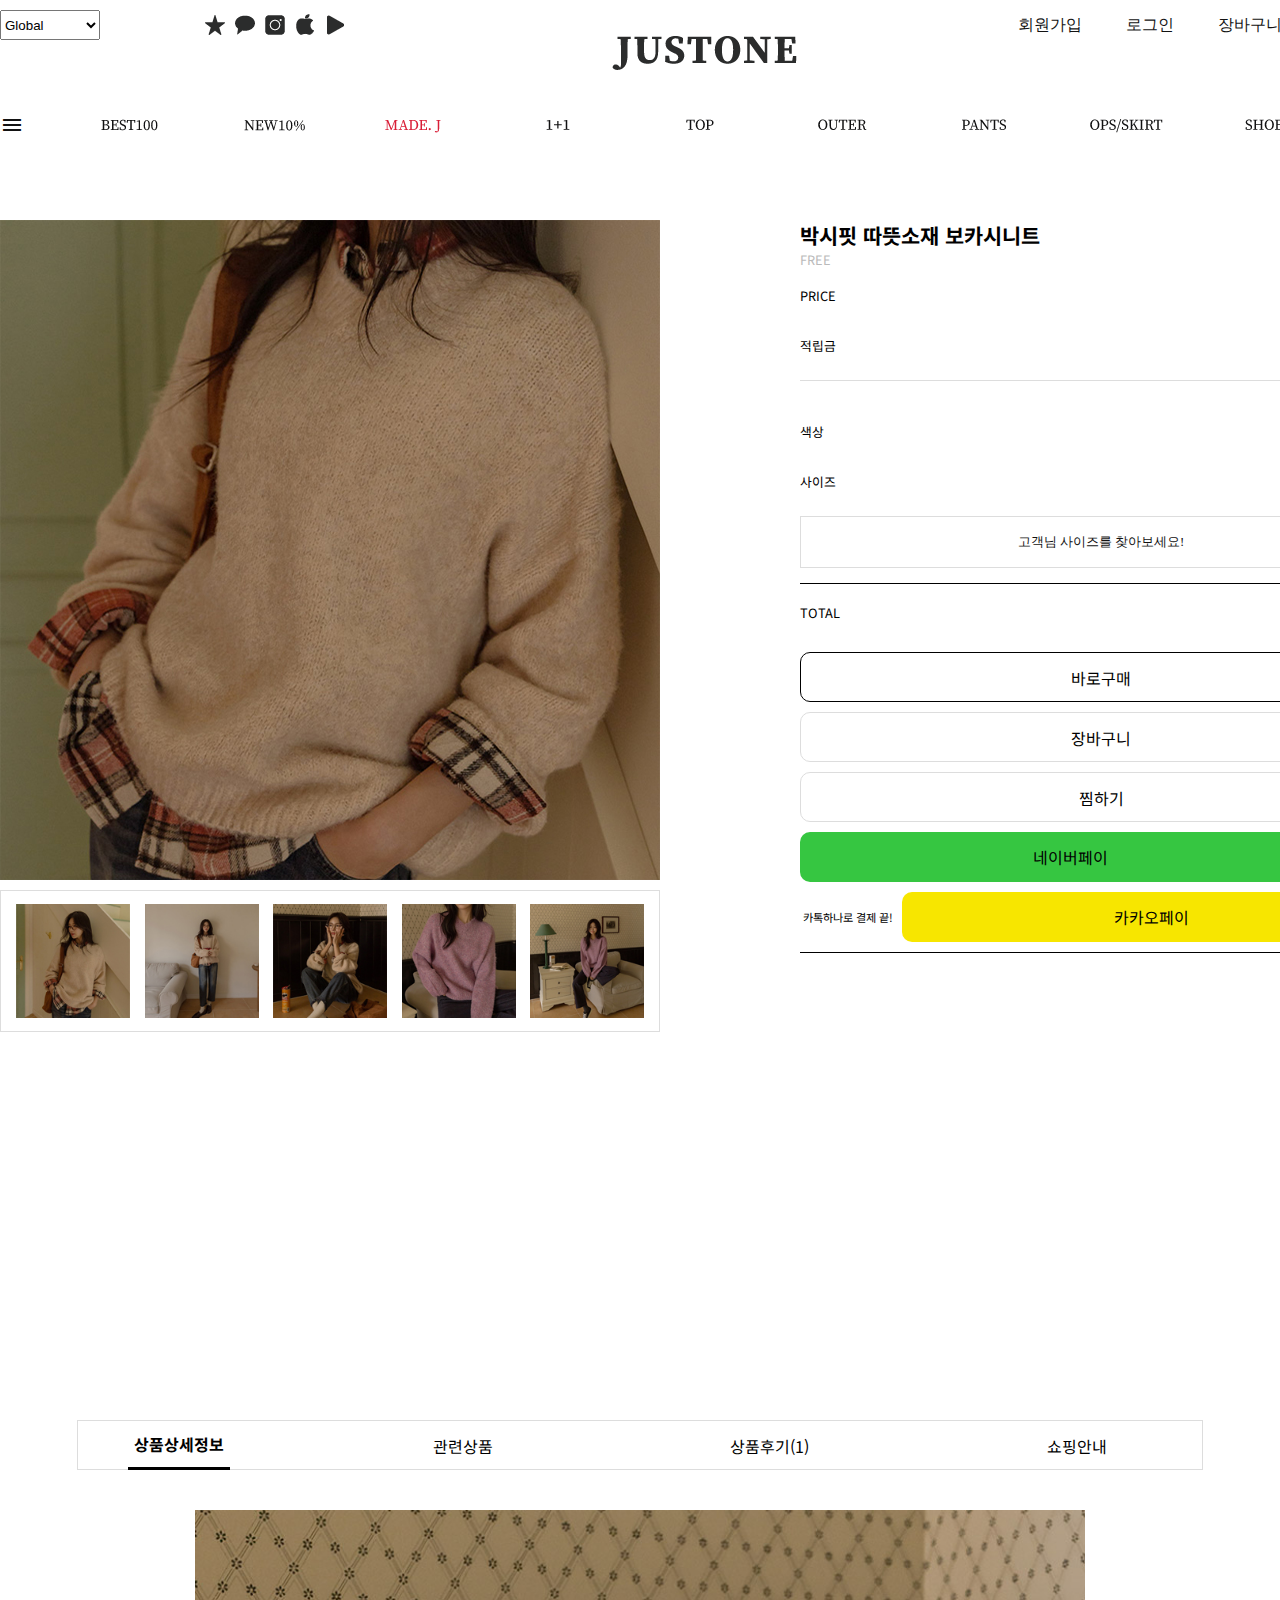
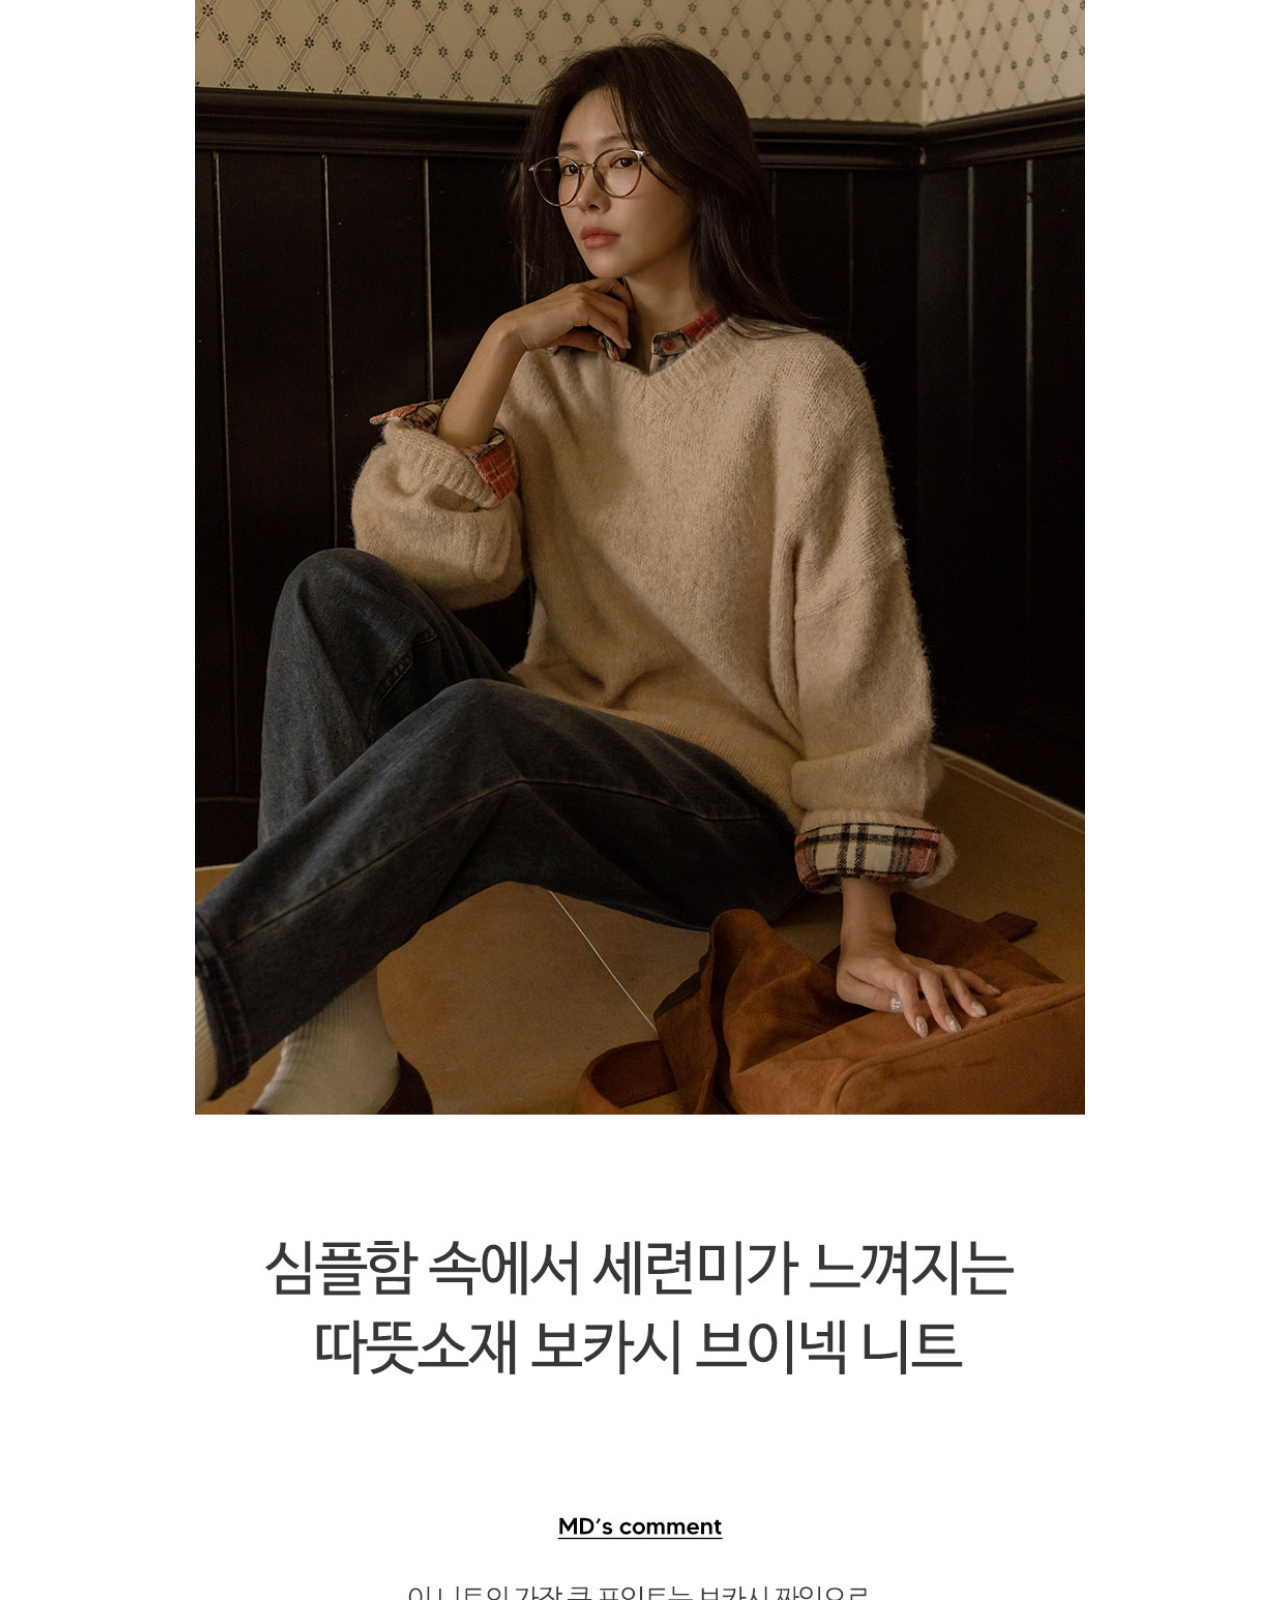
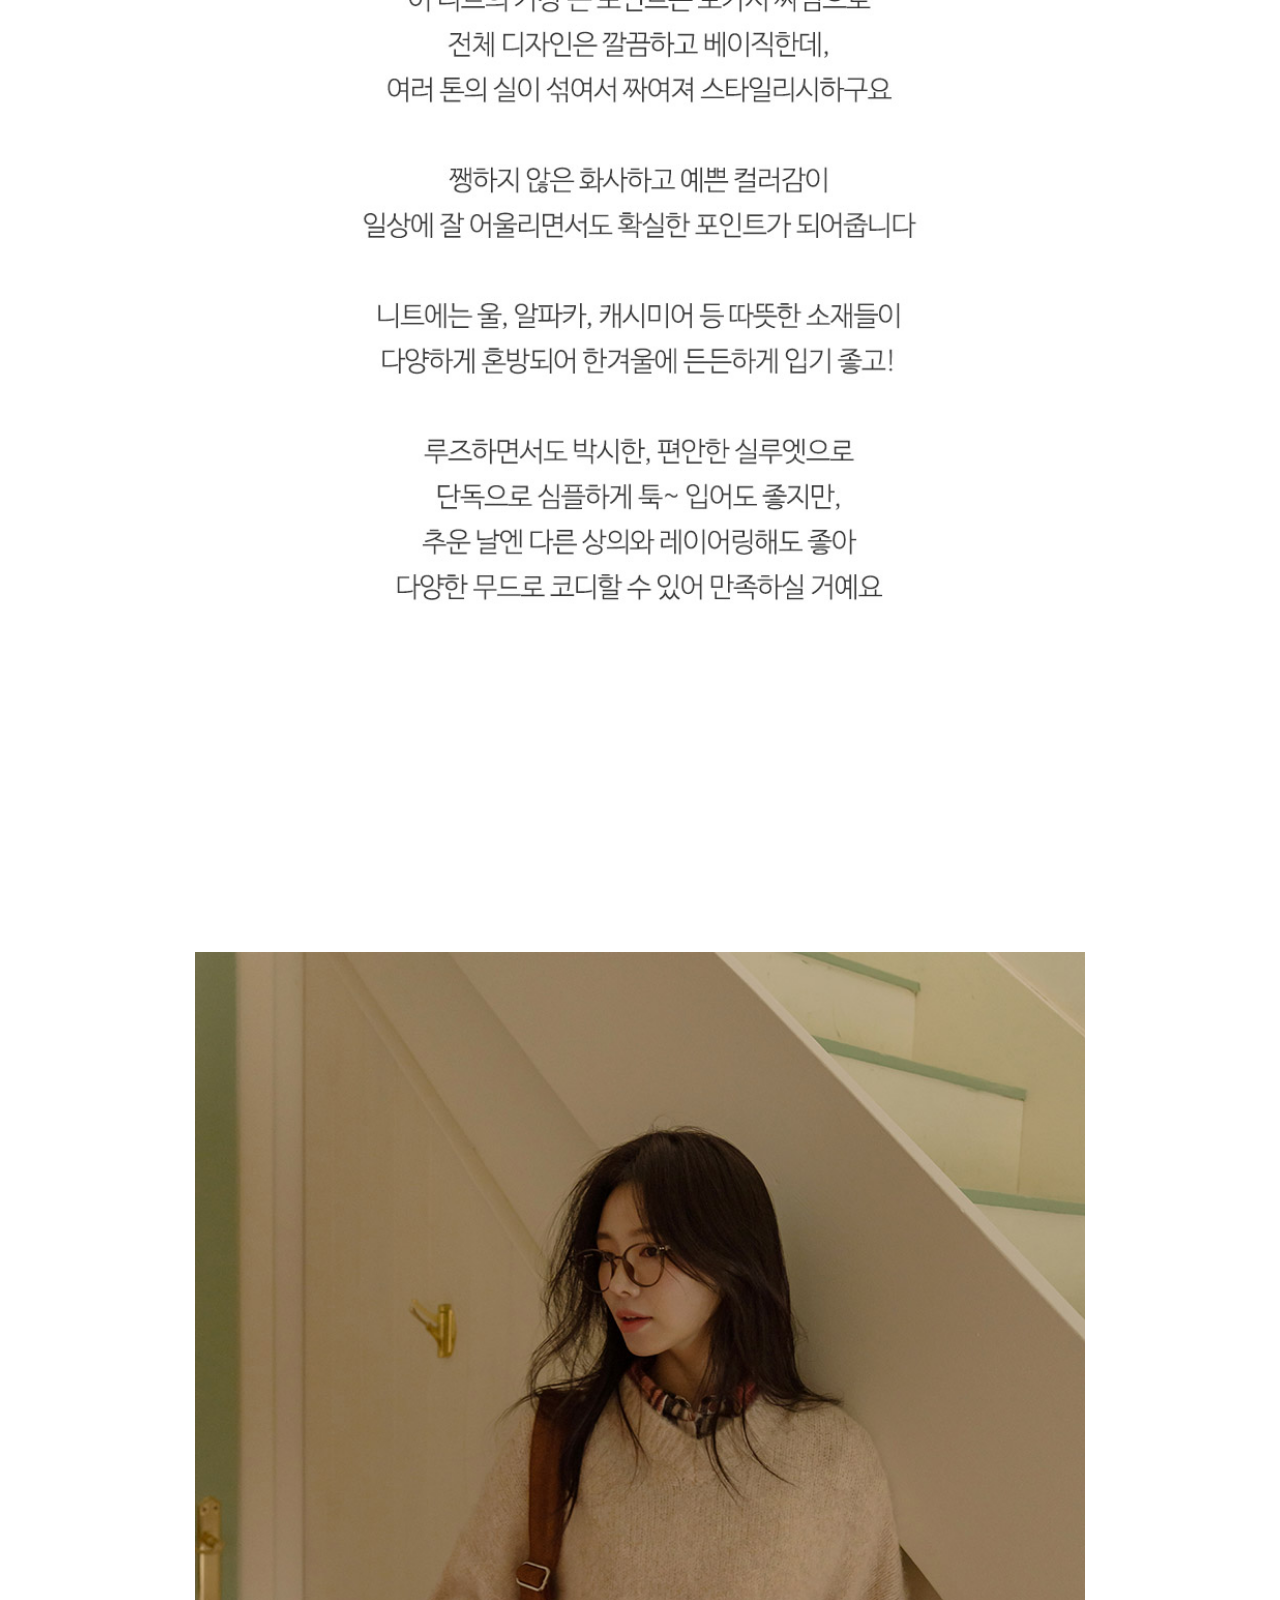
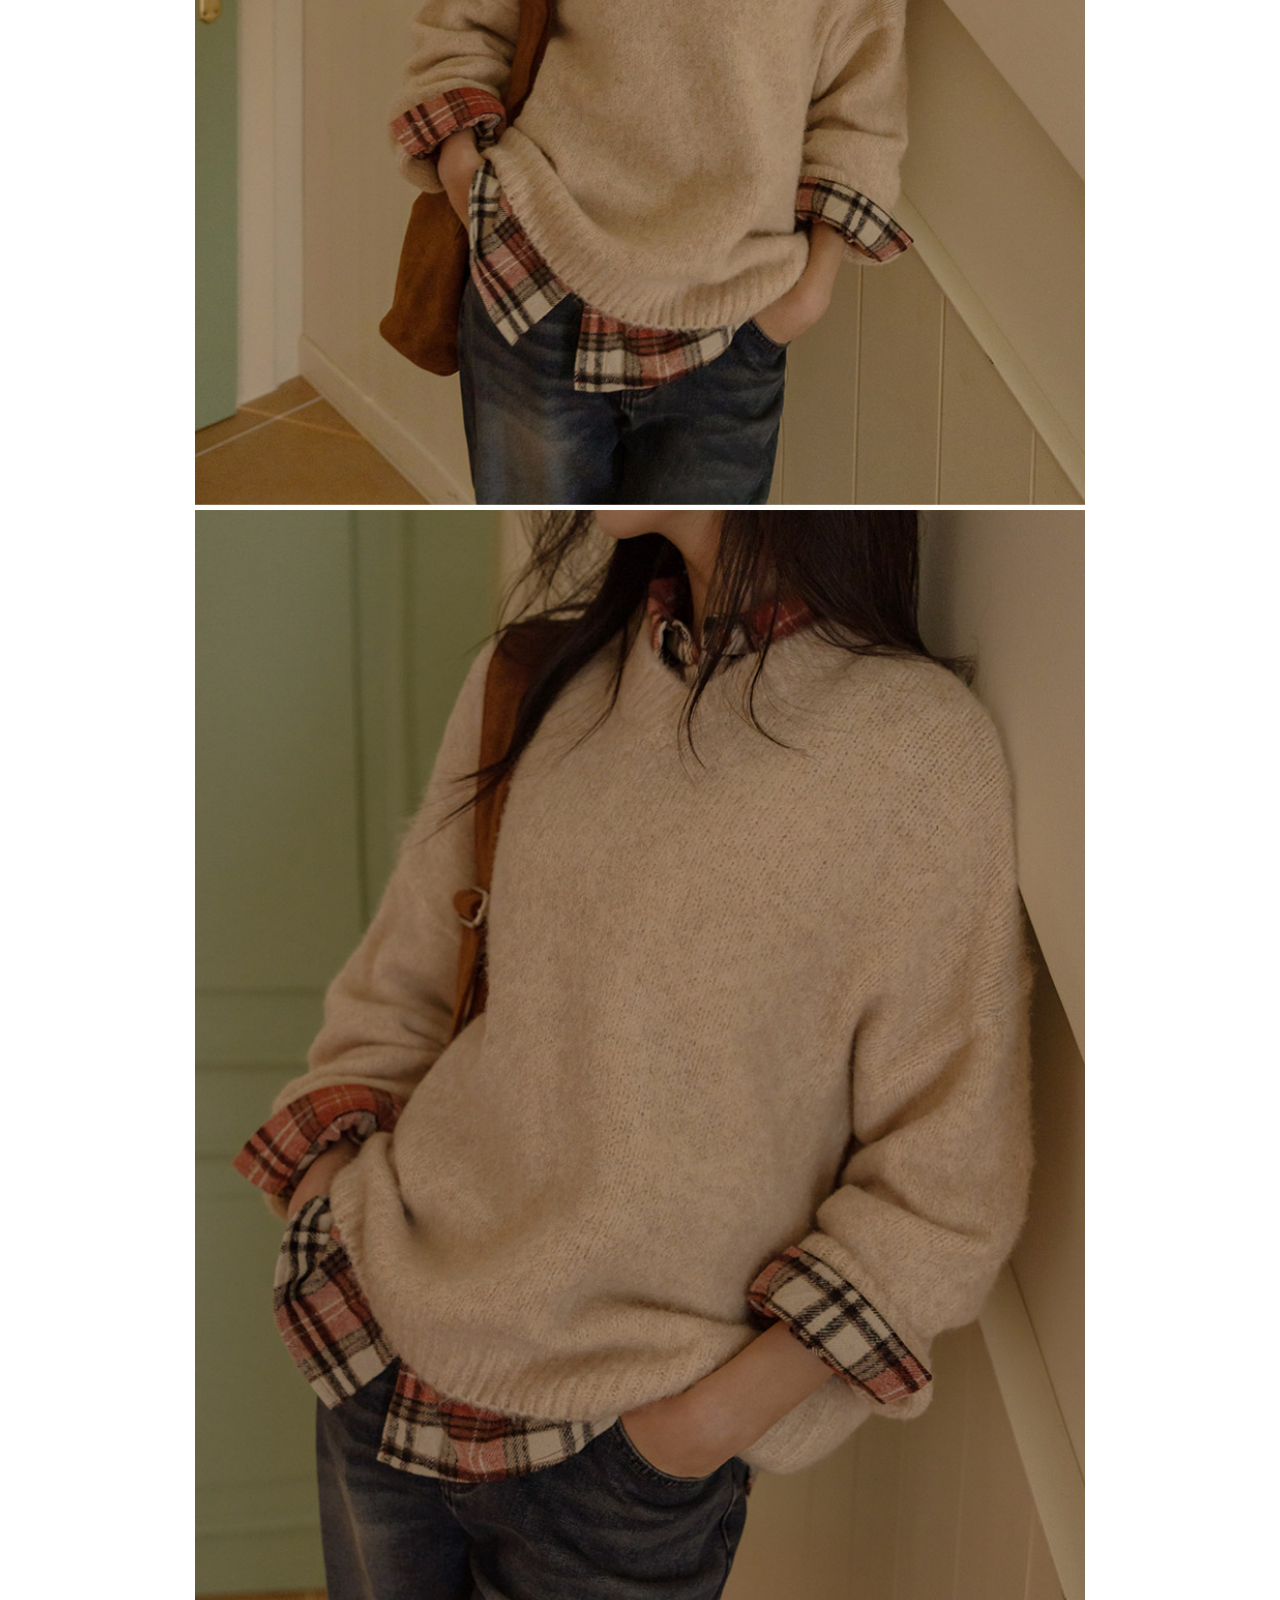
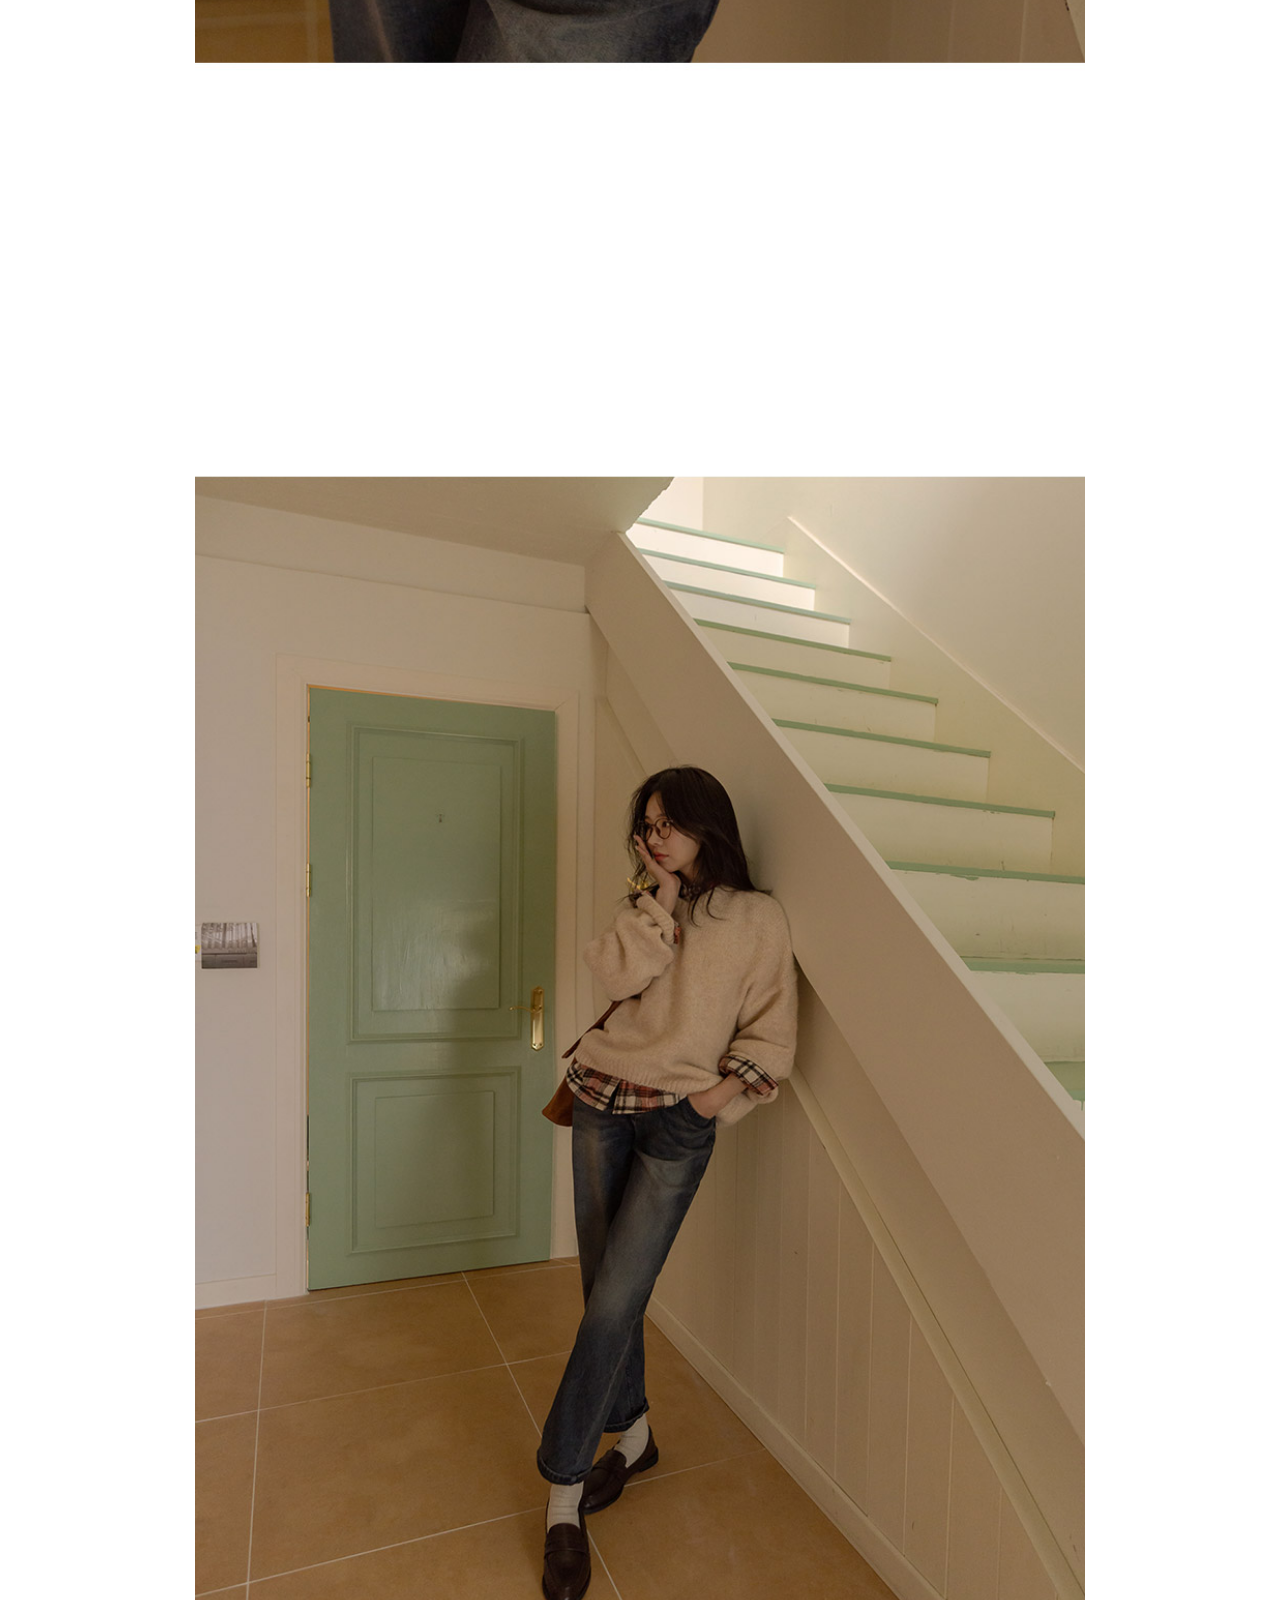
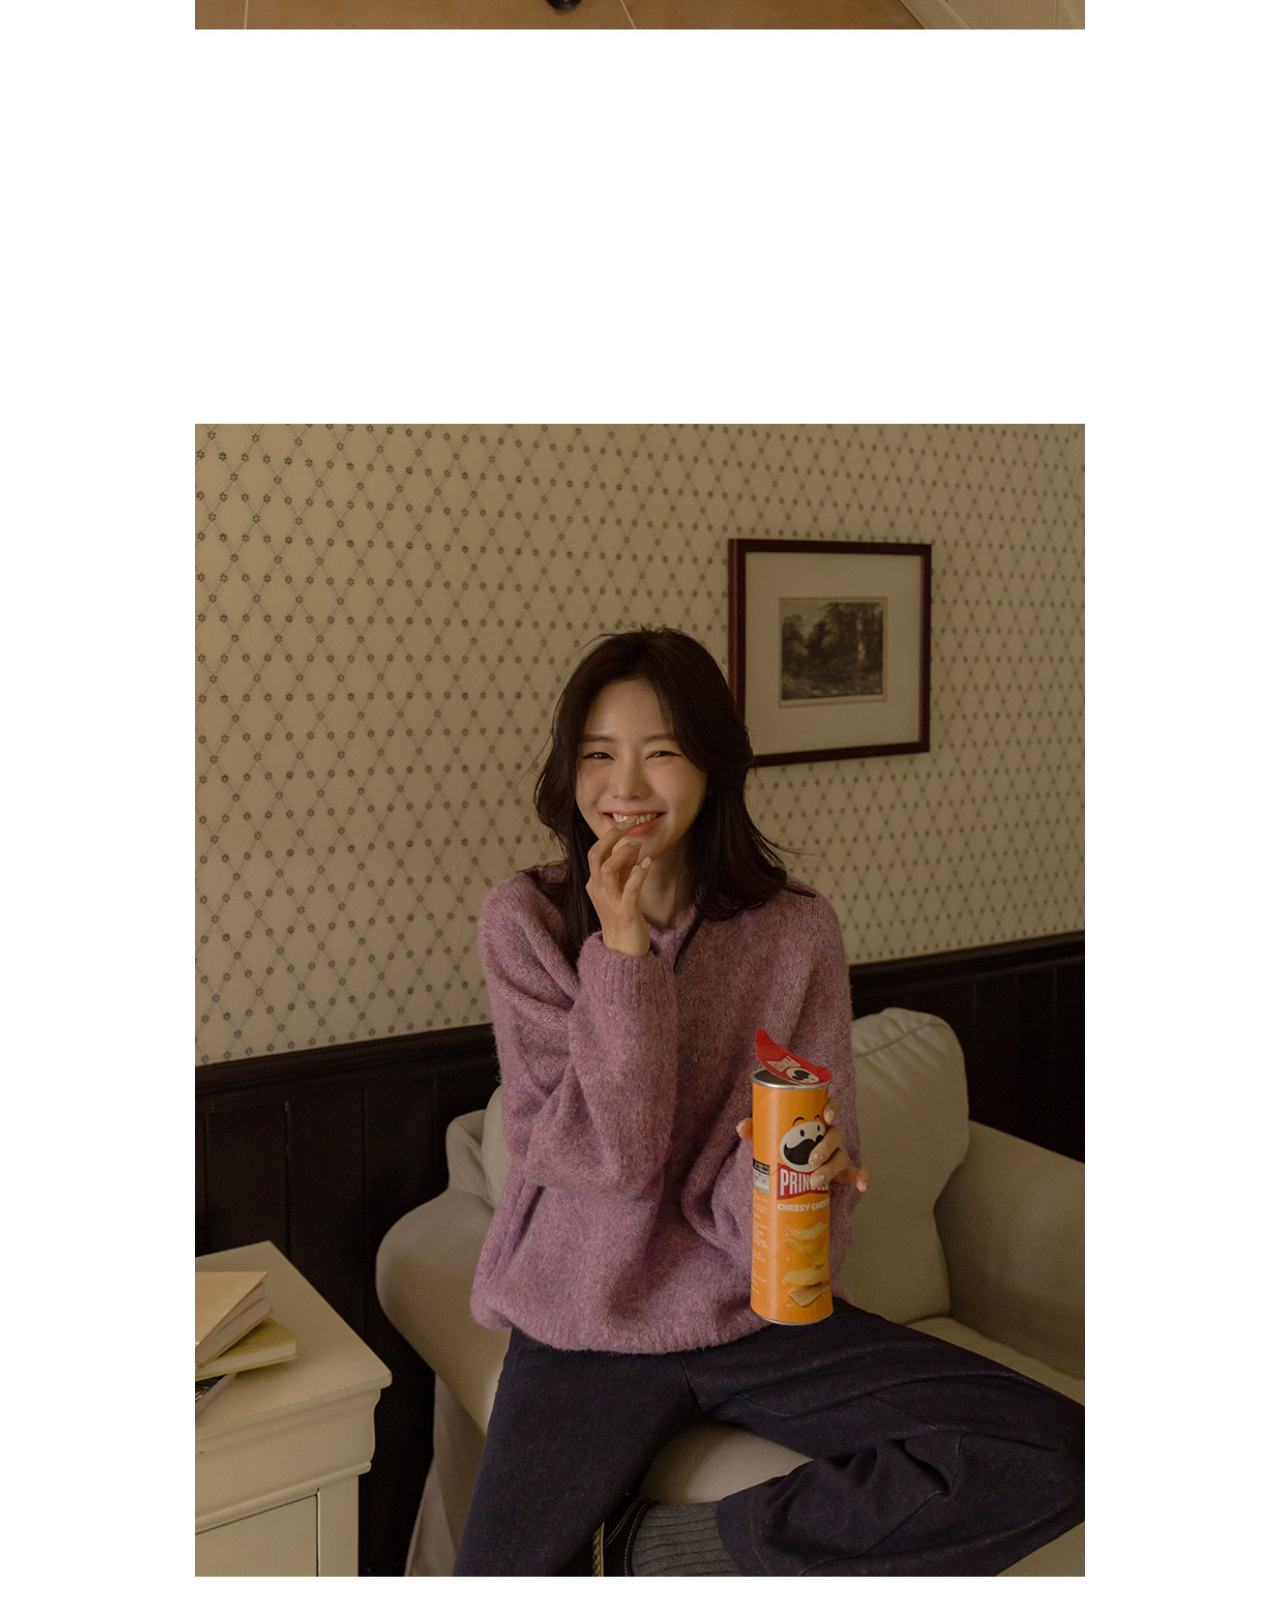
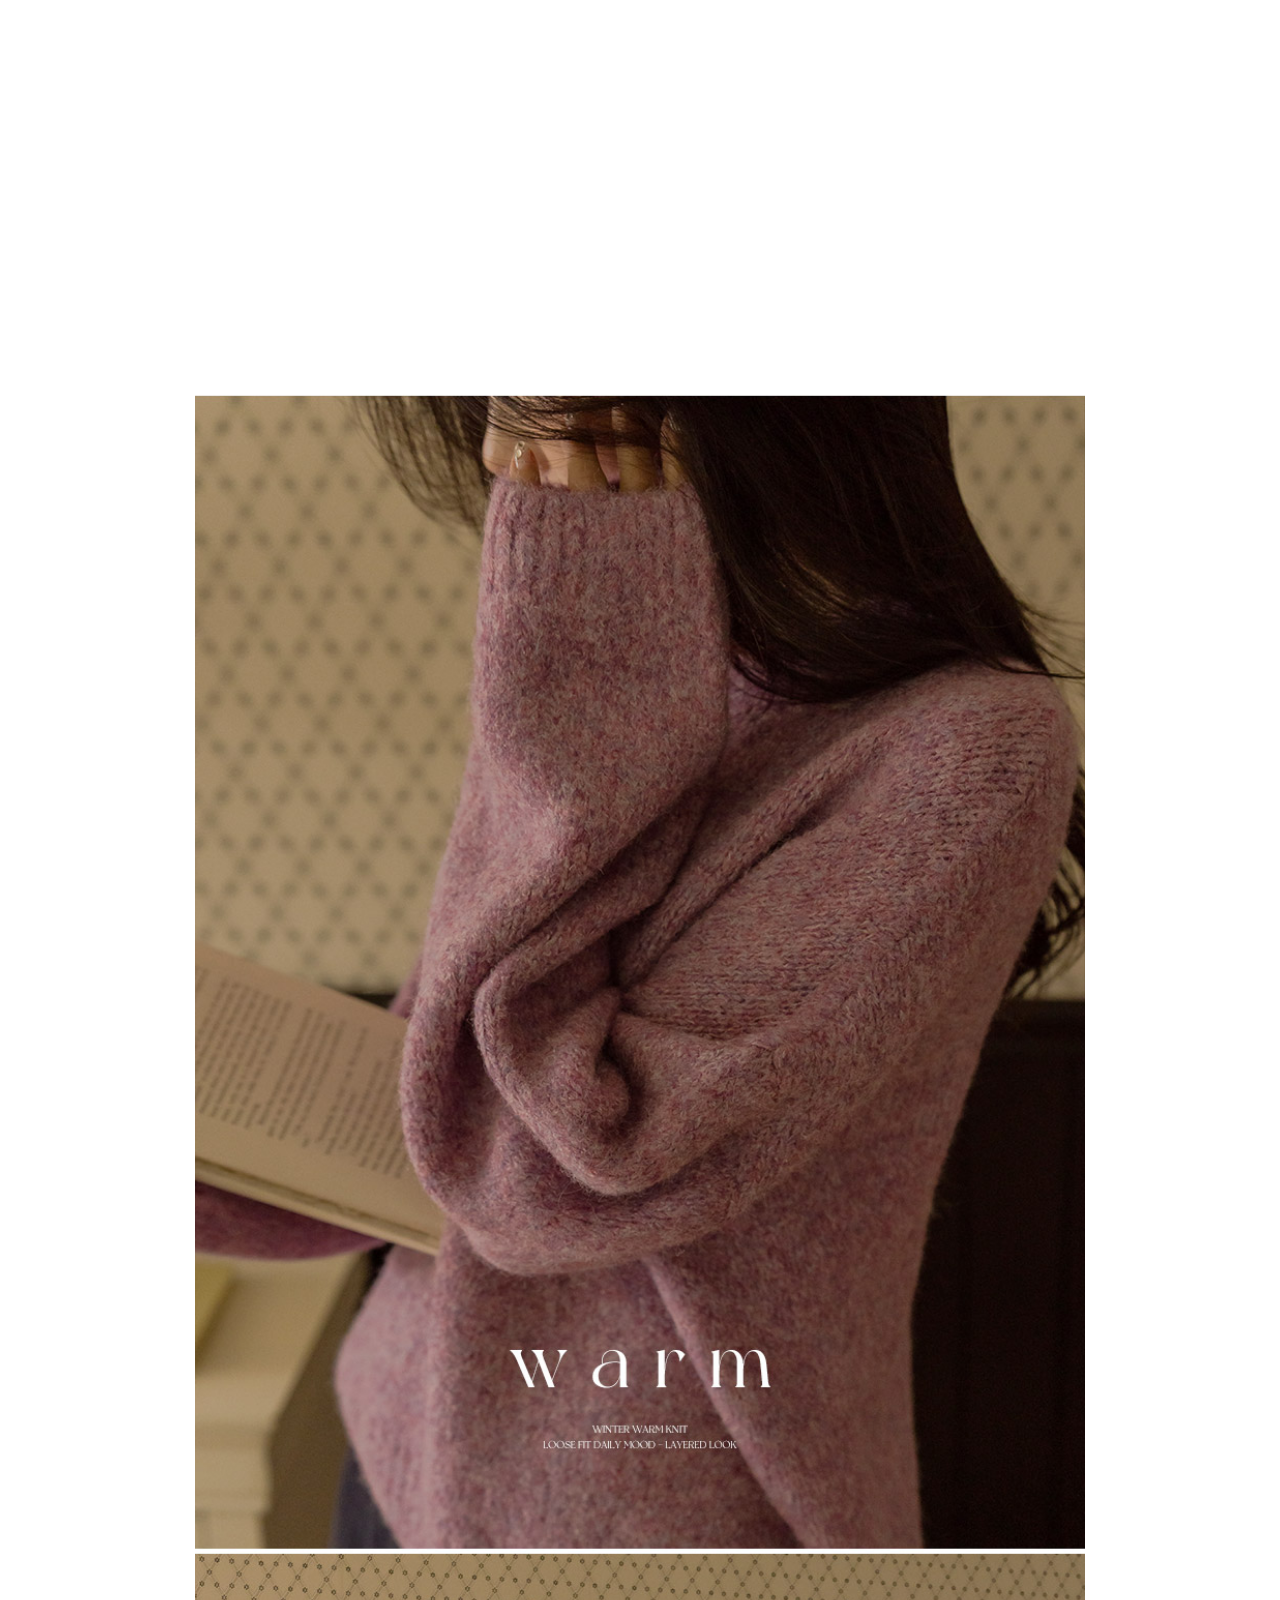
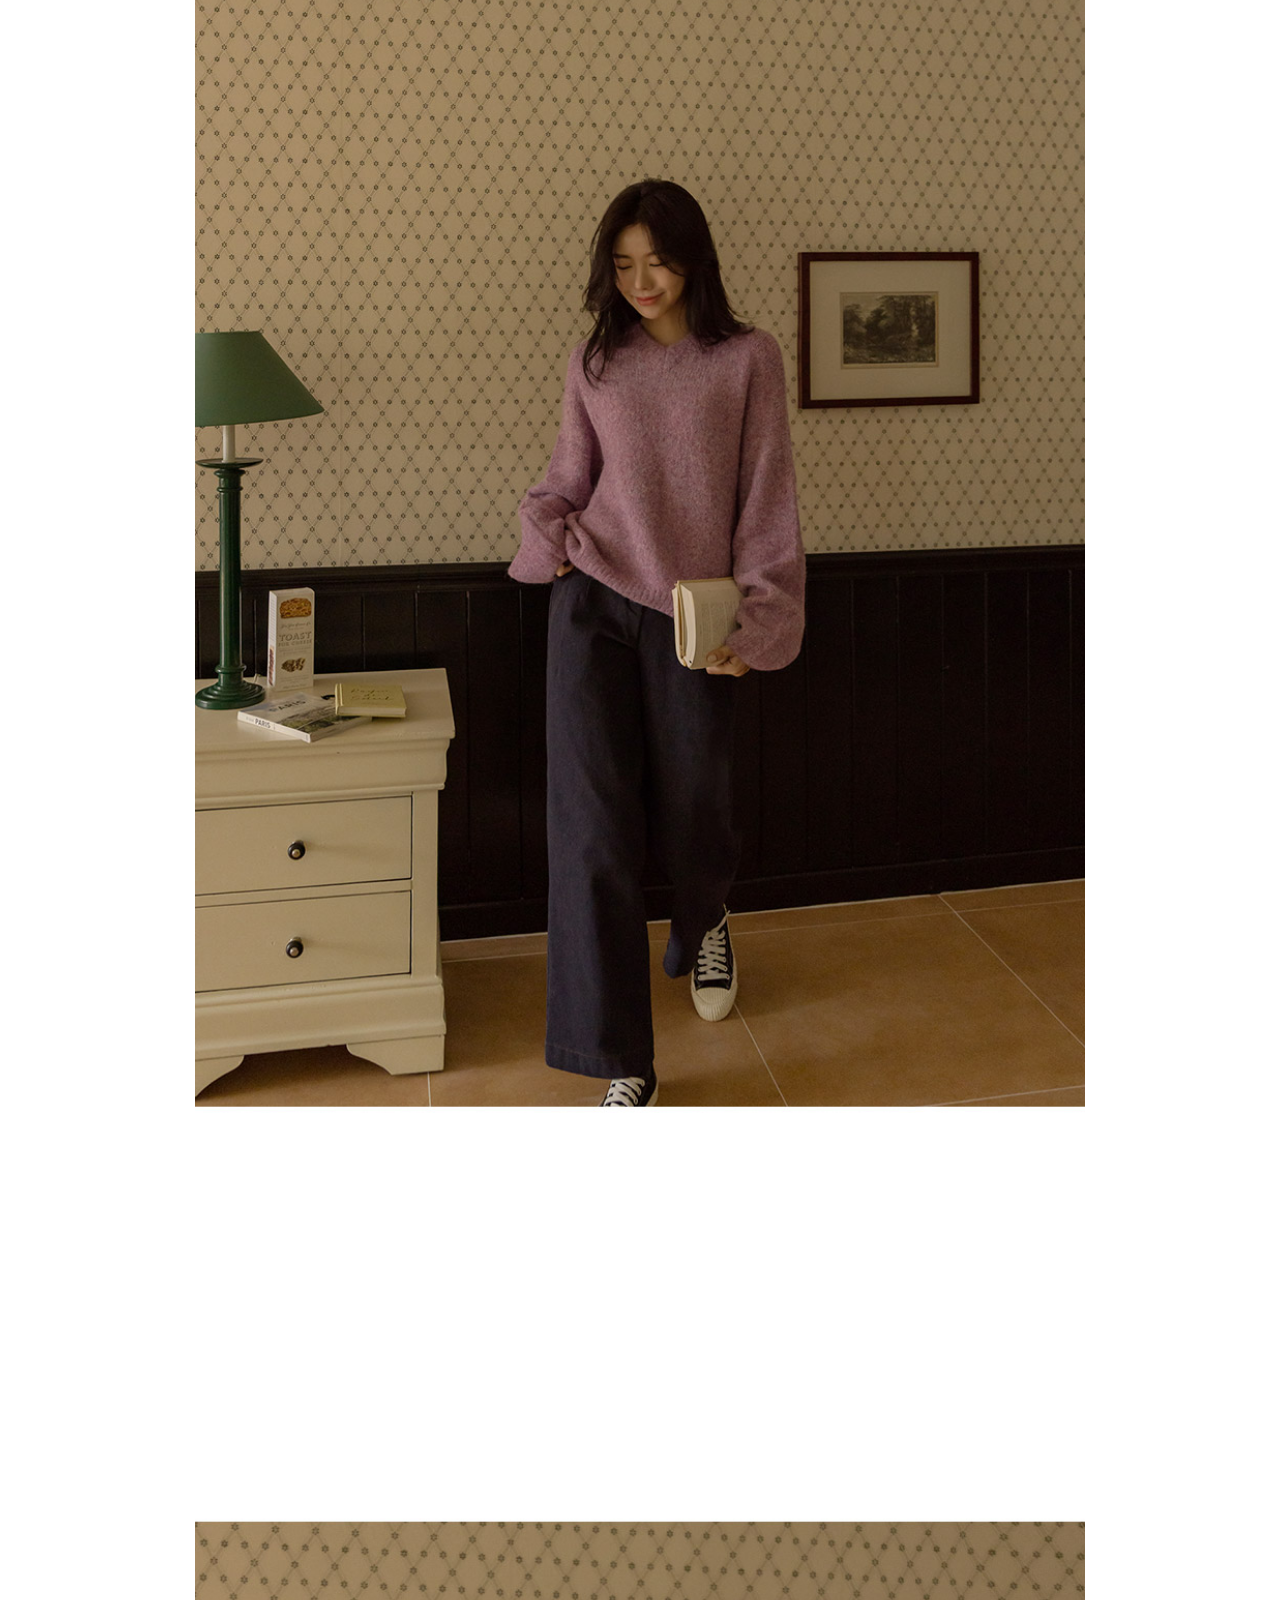
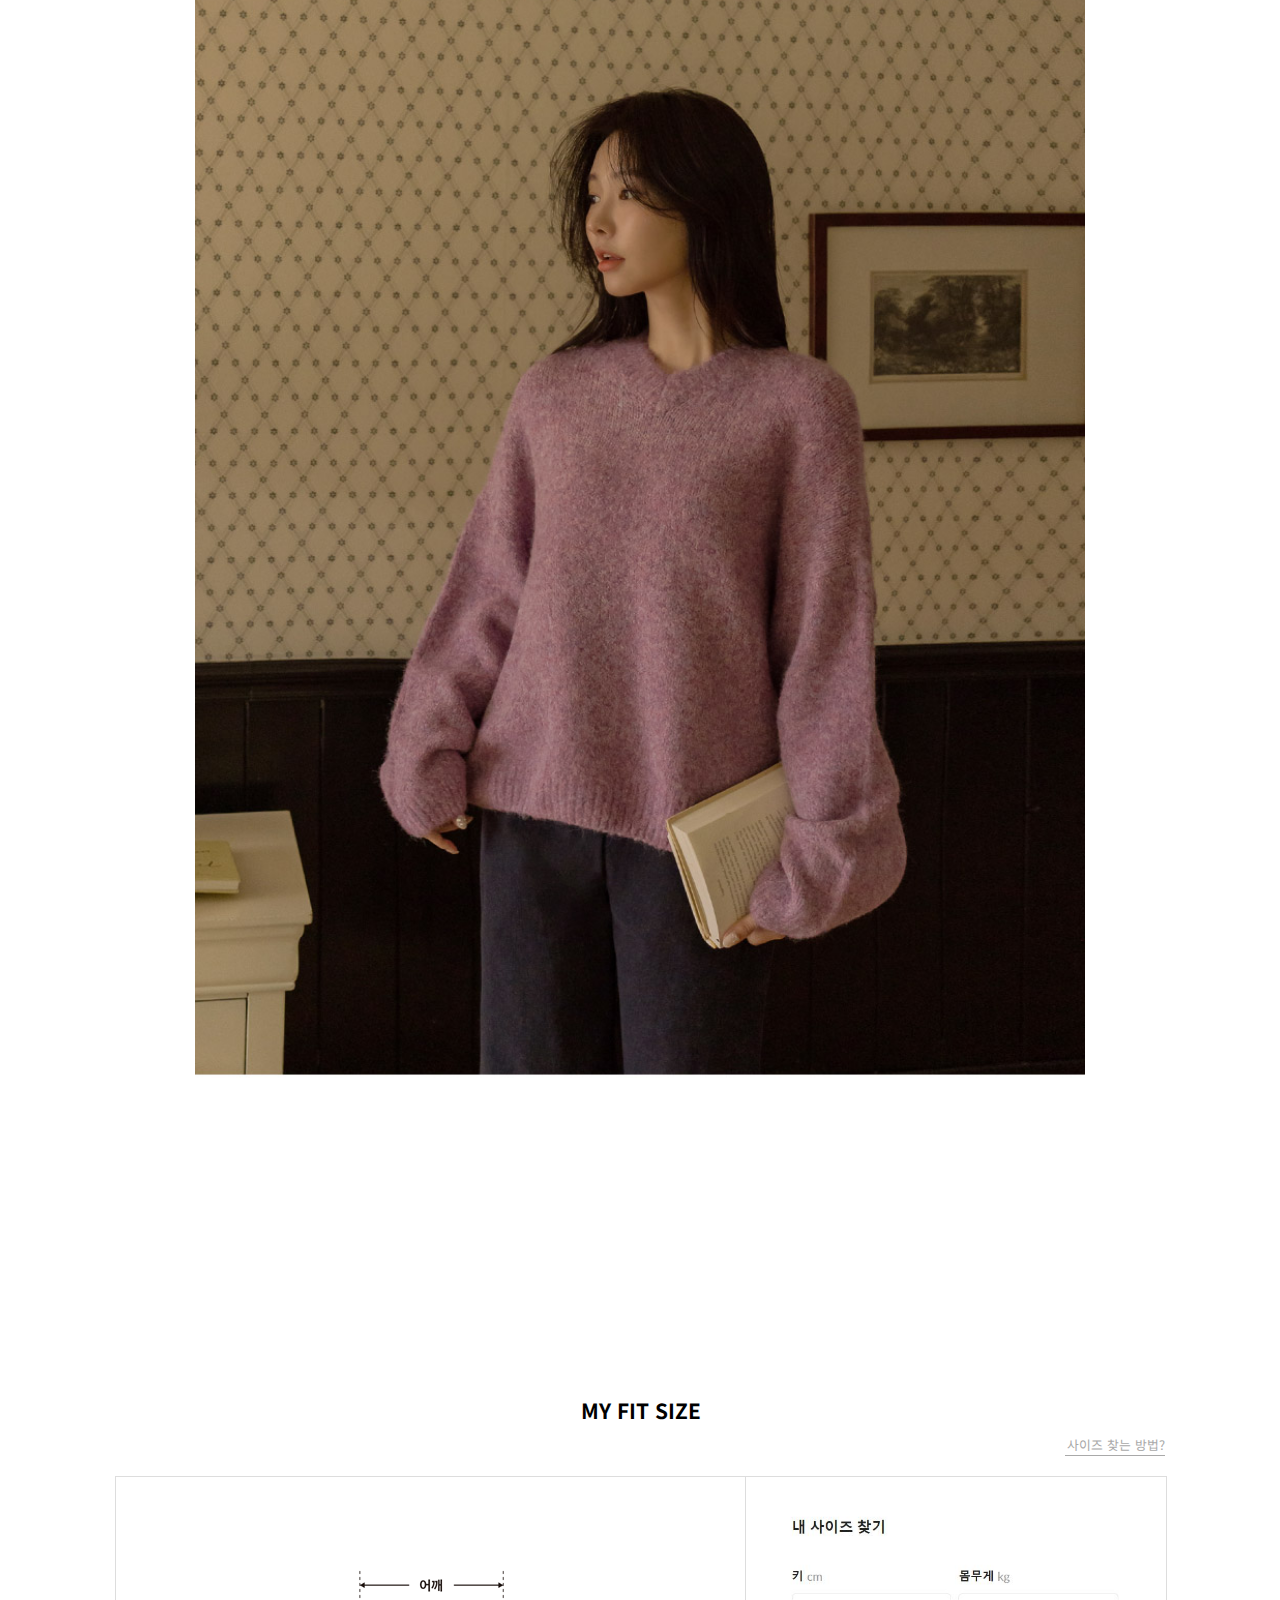
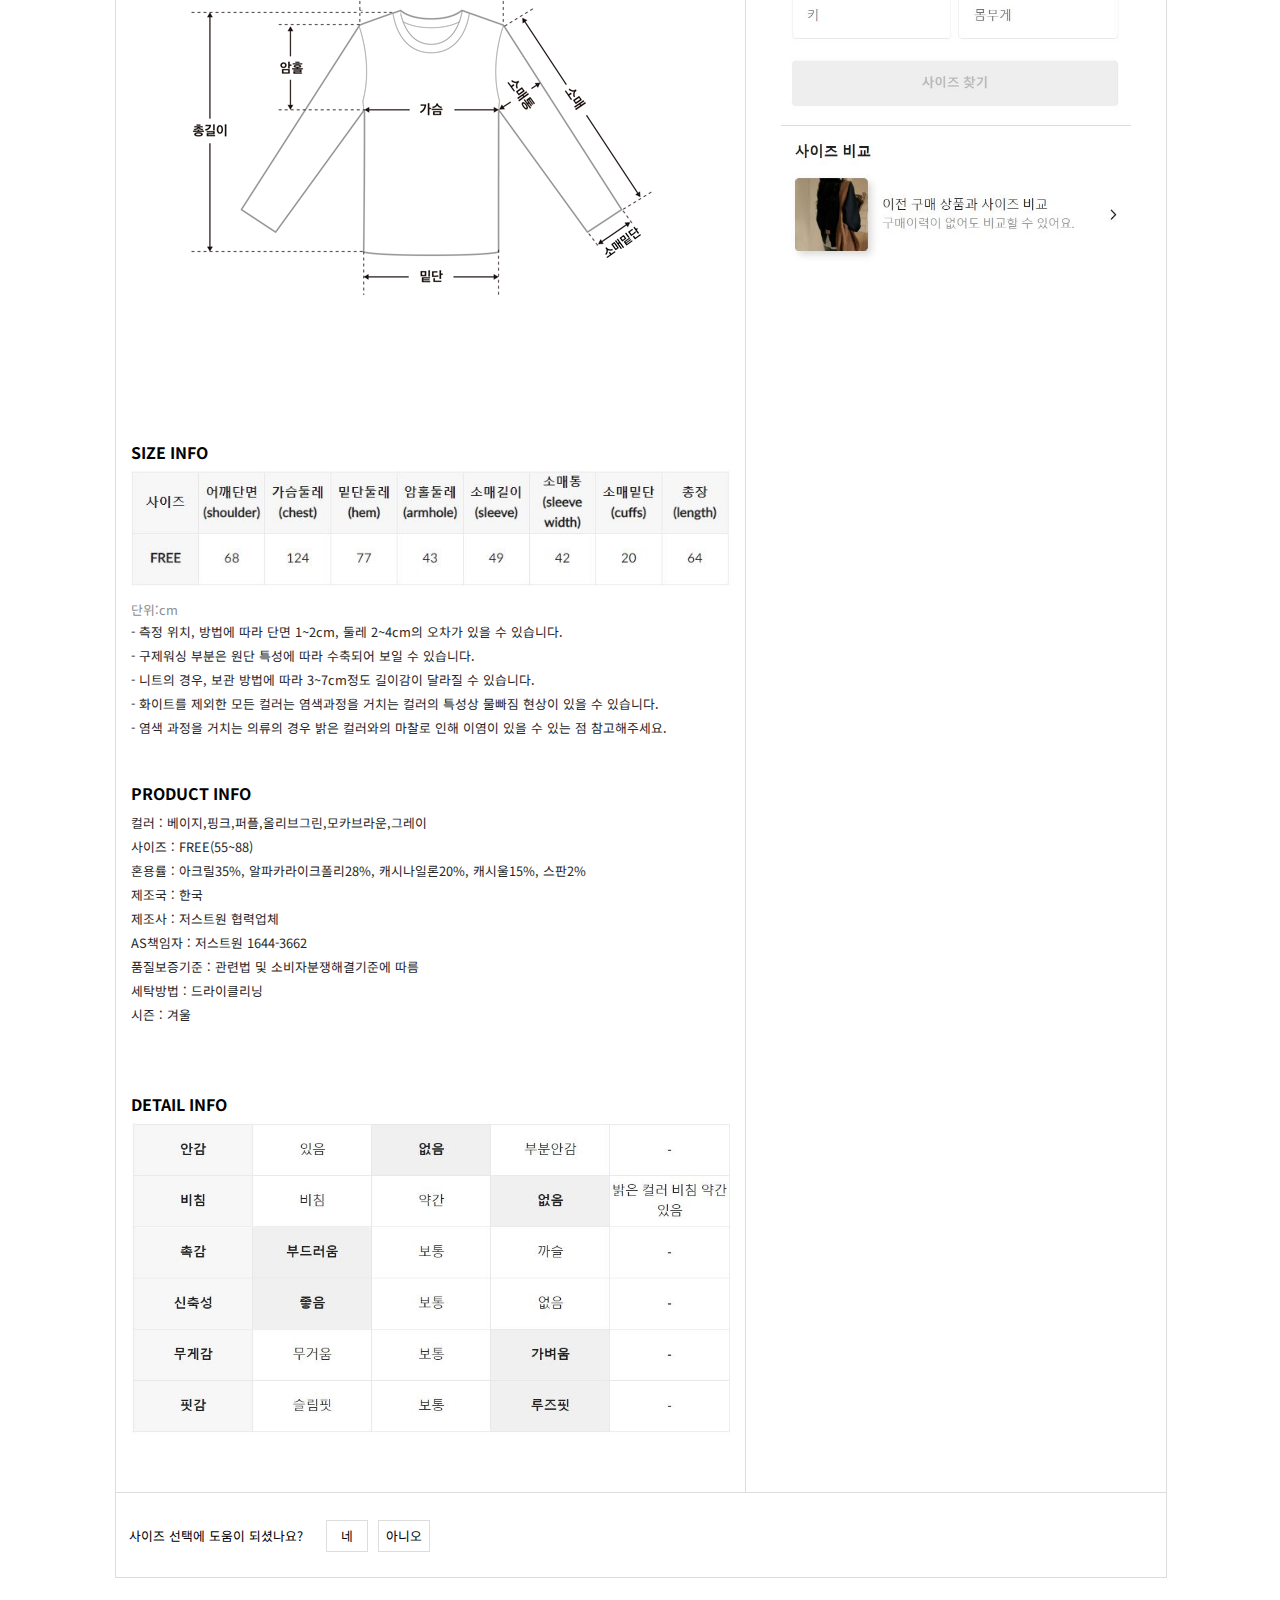
<file: product_01.html>
<!DOCTYPE html>
<html lang="ko">
<head>
    <meta charset="UTF-8">
    <meta name="viewport" content="width=device-width, initial-scale=1.0">
    <title>박시핏 따뜻소재 보카시니트</title>
    <link href="./css/product_01.css" type="text/css" rel="stylesheet">
    <link href="./css/style.css" type="text/css" rel="stylesheet">
    <link href="./css/index_pc.css" type="text/css" rel="stylesheet">
    <link href="./css/index_mob.css" type="text/css" rel="stylesheet">
    <link href="./css/color_box.css" type="text/css" rel="stylesheet">


      <!--아이콘-->
      <link rel="stylesheet" href="https://fonts.googleapis.com/css2?family=Material+Symbols+Outlined:opsz,wght,FILL,GRAD@24,400,0,0" />
      <link rel="stylesheet" href="https://fonts.googleapis.com/css2?family=Material+Symbols+Outlined:opsz,wght,FILL,GRAD@24,400,0,0" />
      <link rel="stylesheet" href="https://fonts.googleapis.com/css2?family=Material+Symbols+Outlined:opsz,wght,FILL,GRAD@24,400,0,0" />
      
  
      <!--폰트-->
      <link rel="preconnect" href="https://fonts.googleapis.com">
      <link rel="preconnect" href="https://fonts.gstatic.com" crossorigin>
      <link href="https://fonts.googleapis.com/css2?family=Noto+Sans+KR&display=swap" rel="stylesheet">

</head>
<body>
    <header>
        <!--헤더 상단 1행 전체 시작------------------->
        <div class="header_box_all">
            <div class="header_box_01">
                <div id = "header_box_01_up">
                    <span id = "sec_global">
                        <select>
                            <option selected> Global </option>
                            <option> 한국 </option>
                            <option> 미국 </option>
                            <option> 중국 </option>
                            <option> 일본 </option>
                        </select>
                    </span>
                    <!--ins_all 시작 -------------------->
                    <span id = "ins_all">
                        <span id="ins_icon">
                            <img src="img/ins_icon_01.png">
                        </span>
                        <span id="ins_icon">
                            <img src="img/ins_icon_02.png">
                        </span>
                        <span id="ins_icon">
                            <img src="img/ins_icon_03.png">
                        </span>
                        <span id="ins_icon">
                            <img src="img/ins_icon_04.png">
                        </span>
                        <span id="ins_icon">
                            <img src="img/ins_icon_05.png">
                        </span>
                    </span>
                </div>
                <div id="header_box_01_down">
                    <!--여백-->
                </div>
            </div>

            <div class="header_box_02">
                <a href="index.html" target="_self">
                    <img src="img/index_logo_01.png" alt="600X100" width="100%">
                </a>
            </div>
            <div class="header_box_03">
                <div id="header_box_03_up">
                    <span id="txt_join">
                        회원가입
                    </span>
                    <span id="txt_id">
                        로그인
                    </span>
                    <span id="txt_basket">
                        장바구니
                    </span>
                    <span id="txt_mypage">
                        마이페이지
                    </span>
                </div>
                <div id="header_box_03_down">
                    <!--여백-->
                </div>
            </div>
        </div>
    </header>
    <!--헤더 상단 1행 다음 1번째 여백시작-------------->
    <div class="gap_1400_10">
        <!--여백(1400 * 10)-->
    </div>

    <!--메인 메뉴 9개 시작-->
    <div class="main_menu_all">
        <!--헴버거 버튼-->
        <span class="material-symbols-outlined" id="menu_icon">
            menu
        </span>

        <!--1번째 메인 메뉴-->
        <a href="#" target="_blank">
            <div id="menu_each">
                <img src="img/main_menu_01.png" width="120">
            </div>
        </a>
        <!--2번째 메인 메뉴-->
        <a href="#" target="_blank">
            <div id="menu_each">
                <img src="img/main_menu_02.png" width="120">
            </div>
        </a>
        <!--3번째 메인 메뉴-->
        <a href="#" target="_blank">
            <div id="menu_each">
                <img src="img/main_menu_03.png"  id="menu_03_over" width="120">
            </div>
        </a>
        <!--4번째 메인 메뉴-->
        <a href="#" target="_blank">
            <div id="menu_each">
                <img src="img/main_menu_04.png" width="120">
            </div>
        </a>
        <!--5번째 메인 메뉴-->
        <a href="#" target="_blank">
            <div id="menu_each">
                <img src="img/main_menu_05.png" width="120">
            </div>
        </a>
        <!--6번째 메인 메뉴-->
        <a href="#" target="_blank">
            <div id="menu_each">
                <img src="img/main_menu_06.png" width="120">
            </div>
        </a>
        <!--7번째 메인 메뉴-->
        <a href="#" target="_blank">
            <div id="menu_each">
                <img src="img/main_menu_07.png" width="120">
            </div>
        </a>
        <!--8번째 메인 메뉴-->
        <a href="#" target="_blank">
            <div id="menu_each">
                <img src="img/main_menu_08.png" width="120">
            </div>
        </a>
        <!--9번째 메인 메뉴-->
        <a href="#" target="_blank">
            <div id="menu_each">
                <img src="img/main_menu_09.png" width="120">
            </div>
        </a>
            <!--검색버튼-->
        <div class="search">
            <span class="material-symbols-outlined" id="search_icon">
            search
            </span>
        </div>
    </div>
    <div class="gap_1400_10_02">
        <!--여백(1400 * 10)-->
    </div>

    <!--Root 경로 시작--------------------------------------------->
    <div class="path_all">
        <div id="path_01">
            HOME > TOP > 니트
        </div>
    </div>
    <!--상단 상품 이미지&설명--------------------------------------------->
    <section class="top_box_all">
        <!--상품 이미지 부분 -------------------------->
        <div class="top_box_01">
            <div class="product_img_main">
                <img src="./img/product_main.jpg" alt="660x660">
            </div>
            <div id="top_box_00"> &nbsp; </div>
            <div class="product_img_sub_box">
                <div id="product_img_sub">
                    <img src="./img/product_sub_01.jpg" alt="114x114">
                </div>
                <div id="product_img_sub">
                    <img src="./img/product_sub_02.jpg" alt="114x114">
                </div>
                <div id="product_img_sub">
                    <img src="./img/product_sub_03.jpg" alt="114x114">
                </div>
                <div id="product_img_sub">
                    <img src="./img/product_sub_04.jpg" alt="114x114">
                </div>
                <div id="product_img_sub">
                    <img src="./img/product_sub_05.jpg" alt="114x114">
                </div>
            </div>
        </div>
        <div class="top_box_02">
            &nbsp;
        </div>
        <div class="top_box_03">
            <!--상품 우측 설명 부분-------------------------->
            <div id="ment_01">
                <div id="ment_01_01">
                    <p id="ment_font_01"> 박시핏 따뜻소재 보카시니트 </p> 
                </div>
                <div id="share_icon">
                    <span class="material-symbols-outlined">
                        share
                    </span>
                </div>
            </div>
            <div id="ment_02">
                <p id="ment_font_02"> FREE </p>
            </div>
            <div id="ment_03">
                <div id="ment_03_01">
                    <p id="ment_font_03"> PRICE </p>
                </div>
                <div id="ment_03_02">
                    <p id="ment_font_01"> 26,800 </p>
                </div>
            </div>
            <div id="ment_04">
                <div id="ment_04_01">
                    <p id="ment_font_03"> 적립금 </p>
                </div>
                <div id="ment_04_02">
                    <p id="ment_font_03"> 270원 </p>
                </div>
            </div>
            <div id="border_00"></div>

            <div id="ment_05">
                <div id="ment_05_01">
                    <p id="ment_font_03">색상</p>
                </div>
                <div id="ment_05_02">
                    <select>
                        <option selected>
                            옵션 선택
                        </option>
                        <option>베이지</option>
                        <option>핑크</option>
                        <option>퍼플</option>
                        <option>그레이</option>
                    </select>
                </div>
            </div>

            <div id="ment_06">
                <div id="ment_06_01">
                    <p id="ment_font_03">사이즈</p>
                </div>
                <div id="ment_06_02">
                    <select>
                        <option selected>
                            옵션 선택
                        </option>
                    </select>
                </div>
            </div>
            <div id="box_01">
                고객님 사이즈를 찾아보세요!
            </div>
            
            <div id="ment_07">
                <div id="ment_07_01">
                    <p id="ment_font_03">TOTAL</p>
                </div>
                <div id="ment_07_02">
                    <p id="ment_font_03">0원</p>
                </div>
            </div>

            <div id="order_01">
                <p id="ment_font_04_00">바로구매</p>
            </div>
            <div id="order_02">
                <p id="ment_font_04_00">장바구니</p>
            </div>
            <div id="order_02">
                <p id="ment_font_04_00">찜하기</p>
            </div>

            <div id="pay_01">
                <div id="naver">
                    <p id="ment_font_04">네이버페이</p></div>
                <div id="box_02"> 
                    <p id="ment_font_04">찜</p></div>
            </div>

            <div id="pay_02">
                <div id="ment_kakao">
                    카톡하나로 결제 끝!
                </div>
                <div id="kakao"><p id="ment_font_04">카카오페이</p></div>
            </div>
            <div id="border_01"></div>
        </div>
    </section>
    <!--하단 상품 이미지&설명--------------------------------------------->
    <section class="bottom_box_all">
        <div class="bottom_box_01">
            <div id="sub_ment_00"><p id="ment_font_04">상품상세정보</p></div>
            <div id="sub_ment_01"><p id="ment_font_04">관련상품</p></div>
            <div id="sub_ment_01"><p id="ment_font_04">상품후기(1)</p></div>
            <div id="sub_ment_01"><p id="ment_font_04">쇼핑안내</p></div>
        </div>
        <div class="gap_1400_40"></div>
        <div class="bottom_box_02">
            <img src="./img/product_img_01.jpg" alt="860X2553">
            <img src="./img/product_img_02.jpg" alt="860X3934">
            <img src="./img/product_img_03.jpg" alt="860X5761">
        </div>

        <div class="bottom_box_03">
            <div id="sub_ment_02">MY FIT SIZE</div>
            <div id="sub_ment_03">사이즈 찾는 방법?</div>
            <div class="size_box">
                <div class="size_top">
                    <div class="size_left">
                        <div id="left_01">
                            <img src="./img/size_img.png" alt="512X512">
                        </div>
                        <div id="left_02">
                            <div id="sub_ment_05">
                                <p id="sub_font_01">SIZE INFO</p>
                            </div>
                            <div id="size_grid">
                                <img src="./img/size_grid.JPG" alt="530X100">
                            </div>
                            <div class="gap_1400_10"></div>
                            <div id="sub_ment_06">
                                <p id="sub_font_02">단위:cm</p>
                            </div>
                            <div id="sub_ment_07">
                                <p id="sub_font_03">
                                    - 측정 위치, 방법에 따라 단면 1~2cm, 둘레 2~4cm의 오차가 있을 수 있습니다.<br>
                                    - 구제워싱 부분은 원단 특성에 따라 수축되어 보일 수 있습니다.<br>
                                    - 니트의 경우, 보관 방법에 따라 3~7cm정도 길이감이 달라질 수 있습니다.<br>
                                    - 화이트를 제외한 모든 컬러는 염색과정을 거치는 컬러의 특성상 물빠짐 현상이 있을 수 있습니다.<br>
                                    - 염색 과정을 거치는 의류의 경우 밝은 컬러와의 마찰로 인해 이염이 있을 수 있는 점 참고해주세요.
                                </p>
                            </div>
                        </div>
                        <div id="left_03">
                            <div id="sub_ment_05">
                                <p id="sub_font_01">PRODUCT INFO</p>
                            </div>
                            <div id="sub_ment_07">
                                <p id="sub_font_03">
                                    컬러 : 베이지,핑크,퍼플,올리브그린,모카브라운,그레이<br>
                                    사이즈 : FREE(55~88)<br>
                                    혼용률 : 아크릴35%, 알파카라이크폴리28%, 캐시나일론20%, 캐시울15%, 스판2%<br>
                                    제조국 : 한국<br>
                                    제조사 : 저스트원 협력업체<br>
                                    AS책임자 : 저스트원 1644-3662<br>
                                    품질보증기준 : 관련법 및 소비자분쟁해결기준에 따름<br>
                                    세탁방법 : 드라이클리닝<br>
                                    시즌 : 겨울
                                </p>
                            </div>
                        </div>
                        <div id="left_04">
                            <div id="sub_ment_05">
                                <p id="sub_font_01">DETAIL INFO</p>
                            </div>
                            <div id="detail_grid">
                                <img src="./img/detail_grid.JPG">
                            </div>
                        </div>
                    </div>
                    <div class="size_right">
                        <div id="right_01">
                            <img src="./img/size_search.JPG">
                        </div>
                        <div id="right_02">
                            <img src="./img/size_search_02.JPG">
                        </div>
                        <div id="right_03">&nbsp;</div>
                    </div>
                </div>
                
                <div class="size_bottom">
                    <p id="sub_ment_08">사이즈 선택에 도움이 되셨나요?</p>
                    <div id="sub_btn_01"> 네 </div>
                    <div id="sub_btn_02"> 아니오 </div>
                </div>
            </div>

        </div>
        <div class="gap_1400_40"></div>

        <div class="bottom_box_01">
            <div id="sub_ment_00"><p id="ment_font_04">상품상세정보</p></div>
            <div id="sub_ment_01"><p id="ment_font_04">관련상품</p></div>
            <div id="sub_ment_01"><p id="ment_font_04">상품후기(1)</p></div>
            <div id="sub_ment_01"><p id="ment_font_04">쇼핑안내</p></div>
        </div>
    </section>

    <div class="gap_1400_100"></div>

<!--footer--------------------------------------------->

    <section class="footer">
        <div class="footer_all_01">
            <div class="footer_01">
                <div class="footer_text">
                    <div id="footer_01_text">
                        저스트원
                    </div>
                    <div id="footer_01_text">
                        이용약관
                    </div>
                    <div id="footer_01_text">
                        채용정보
                    </div>
                    <div id="footer_01_text">
                        개인정보처리방침
                    </div>
                    <div id="footer_01_text">
                        도매 & 제휴문의
                    </div>
                    <div id="footer_01_text">
                        이용안내
                    </div>
                </div>
                <div class="footer_icon">
                    <div class="icon_img">
                        <span id="ins_icon">
                            <img src="img/ins_icon_01.png" >
                        </span>
                    </div>
                    <div class="icon_img">
                        <span id="ins_icon">
                            <img src="img/ins_icon_02.png" >
                        </span>
                    </div>
                    <div class="icon_img">
                        <span id="ins_icon">
                            <img src="img/ins_icon_03.png" >
                        </span>
                    </div>
                    <div class="icon_img">
                        <span id="ins_icon">
                            <img src="img/ins_icon_04.png" >
                        </span>
                    </div>
                    <div class="icon_img">
                        <span id="ins_icon">
                            <img src="img/ins_icon_05.png" >
                        </span>
                    </div>
                </div>
            </div>
        </div>
        <div class="footer_all_02">
            <div class="footer_02">
                <div class="footer_box_01">
                        <div id="footer_02_text_main"> CUSTOMER CENTER</div>
                        <div id="footer_02_text"> 1644-3662</div>
                        <div id="footer_02_text"> fax : 02-6969-5433</div>
                        <div id="footer_02_text"> MONDAY-FRIDAY 10:00 - 17:00</div>
                        <div id="footer_02_text"> LUNCH 13:00 - 14:00</div>
                        <div id="footer_02_text"> WEEKEND, HOLIDAY OFF</div>
                </div>
                <div class="footer_box_02">
                    <div id="footer_02_text_main"> DELIVERY</div>
                    <div id="footer_02_text"> CJ 대한통운 고객센터 1588 - 1255</div>
                    <button id="box_cj"> CJ 대한통운 배송조회 </button>
                </div>
                <div class="footer_box_03">
                    <div id="footer_02_text_main"> BOARD </div>
                    <div id="footer_02_text"> 쇼핑노하우 </div>
                    <div id="footer_02_text"> REVIEW QUEEN </div>
                    <div id="footer_02_text"> FAQ </div>
                    <div id="footer_02_text"> EVENT </div>
                    <div id="footer_02_text"> 상품문의 </div>
                    <div id="footer_02_text"> 저작권침해신고 </div>
                </div>
                <div class="footer_box_04">
                    <div id="footer_02_text_main"> COMPANY : 주식회사 제이오진 </div>
                    <div id="footer_02_text"> OWNER : 윤은해 </div>
                    <div id="footer_02_text"> BUSINESS LICENSE : 204-86-00983 사업자정보확인 </div>
                    <div id="footer_02_text"> MAIL ORDER LICENSE : 제2015-서울성동-0152호 </div>
                    <div id="footer_02_text"> ADRESS : 서울특별시 성동구 성수일로6길 33 6층(성수동2가, 아연디지털단지) </div>
                    <div id="footer_02_text"> RETURN : 서울 광진구 자양동 638-10 대명아트빌 101호 자양우리대리점 저스트원 </div>
                    <div id="footer_02_text"> MAIL : justone@justone.co.kr </div>
                    <div id="footer_02_text"> 제휴문의 : office@justone.co.kr </div>
                </div>
            </div>
        </div>
        <div class="footer_all_03">
            <div id="footer_02_text"> copyright </div>
        </div>
    </section>

</body>
</html>
</file>
<file: css/style.css>
*{
    margin: 0px;
    padding: 0px;
}

body{
    font-size: 10pt;
    color: #121212;
}
ul, ol, li {
    list-style: none;
}


/*여백*/
.gap_1400_10{
    position: relative;
    clear: both;
    width: 100%;
    height: 10px;
}

.gap_1400_10_02{
    position: relative;
    clear: both;
    width: 100%;
    height: 10px;
}

.gap_1400_40{
    position: relative;
    clear: both;
    width: 100%;
    height: 40px;
    margin: 0 auto;
}

.gap_1400_80{
    position: relative;
    clear: both;
    width: 100%;
    height: 80px;
    margin: 0 auto;
}
.gap_1400_100{
    position: relative;
    clear: both;
    width: 100%;
    height: 120px;
    margin: 0 auto;
}

/*폰트--------------------------*/
#sec_01_font_01{
    width: 340px;
    height: 50px;
    line-height: 50px;
    font-size: 1.4rem;
    font-weight: bold;
    text-align: center;
    font-family: 'Noto Sans KR', sans-serif;
}
#sec_01_font_02{
    width: 340px;
    height: 30px;
    line-height: 30px;
    font-size: 1rem;
    text-align: center;
    font-family: 'Noto Sans KR', sans-serif;
}

#sec_02_font_01 {
    display: flex;
    justify-content: center;
    width: 1480px;
    height: 50px;
    line-height: 50px;
    font-size: 2.5rem;
    font-weight: bold;
    text-align: center;
    font-family: 'Noto Sans KR', sans-serif;
}
#sec_02_font_02 {
    display: flex;
    justify-content: center;
    width: 1480px;
    height: 50px;
    line-height: 50px;
    font-size: 1.3rem;
    text-align: center;
    font-family: 'Noto Sans KR', sans-serif;
}

#sec_02_font_03 {
    display: flex;
    justify-content:right;
    width: 1400px;
    height: 30px;
    line-height: 30px;
    font-size: 1rem;
    text-align: end;
    font-family: 'Noto Sans KR', sans-serif;
    cursor: pointer;
}

#sec_02_font_04{
    width: 250px;
    height: 40px;
    line-height: 40px;
    font-size: 1rem;
    font-family: 'Noto Sans KR', sans-serif;
}
#sec_02_font_05{
    width: 250px;
    height: 20px;
    line-height: 20px;
    font-size: 0.8rem;
    font-family: 'Noto Sans KR', sans-serif;
    color: #8c8c8c;
}
#sec_02_font_06{
    width: 250px;
    height: 30px;
    line-height: 30px;
    font-size: 1rem;
    font-weight: bold;
    font-family: 'Noto Sans KR', sans-serif;
}
#sec_02_font_07{
    width: 250px;
    height: 30px;
    line-height: 30px;
    font-size: 0.8rem;
    font-family: 'Noto Sans KR', sans-serif;
}

/*product----------------------------------*/
#ment_font_01{
    font-size: 1.3rem;
    font-weight: bold;
    color: #000;
    font-family: 'Noto Sans KR', sans-serif;
}

#ment_font_02{
    font-size: 0.8rem;
    color: #bababa;
    font-family: 'Noto Sans KR', sans-serif;
}

#ment_font_03{
    font-size: 0.8rem;
    color: #000;
    font-family: 'Noto Sans KR', sans-serif;
}
#ment_font_04{
    font-size: 1rem;
    color: #000;
    font-family: 'Noto Sans KR', sans-serif;
}
#ment_font_04_00{
    font-size: 1rem;
    color: #000;
    font-family: 'Noto Sans KR', sans-serif;
}
#ment_font_04_00:hover{
    font-size: 1rem;
    color: #fff;
    font-family: 'Noto Sans KR', sans-serif;
}

#sub_font_01{
    font-size: 1rem;
    font-weight: bold;
    color: #000;
    font-family: 'Noto Sans KR', sans-serif;
}
#sub_font_02{
    font-size: 0.8rem;
    color: #8c8c8c;
    font-family: 'Noto Sans KR', sans-serif;
}
#sub_font_03{
    font-size: 0.8rem;
    color: #272727;
    font-family: 'Noto Sans KR', sans-serif;
}
</file>
<file: css/index_pc.css>
header{
    position: relative;
    clear: both;
    width: 1400px;
    height: 100px;
    margin: 0 auto;
}

/*헤더 상단 1행 전체 시작---------*/
.header_box_all{
    position: relative;
    clear: both;
    width: 1400px;
    height: 100px;
}
    /*헤더 상단 1행(글로벌) left---------*/
    .header_box_all > .header_box_01{
        /*직계만 class 적용*/
        position: relative;
        float: left;
        width: 400px;
        height: 100px;
    }
        #header_box_01_up{
            position: relative;
            clear: both;
            width: 400px;
            height: 50px;
            line-height: 50px;
        }
        #sec_global{
            position: relative;
            float: left;
            width: 200px;
            height: 50px;
            margin-top: 10px;
        }
            select {
                position:relative;
                float: left;
                width: 100px;
                height: 30px;
                
            }
            option {
                width: 50px;
                height: 30px;
            }
            #ins_all {
                position: relative;
                float: left;
                width: 200px;
                height: 50px;
                line-height: 50px;
                text-align: center;
            }
            #ins_icon{
                position: relative;
                float: left;
                width: 30px;
                height: 30px;
                margin-top: 10px;
                text-align: center;     
            }
        #header_box_01_down{
            position: relative;
            clear: both;
            width: 400px;
            height: 50px;
        }
    /*헤더 상단 1행(logo)- center------*/
    .header_box_all > .header_box_02 {
        position: relative;
        float: left;
        width: 600px;
        height: 100px;
    }

    /*헤더 상단 1행(회원가입) -right-----*/
    .header_box_all > .header_box_03{
        position: relative;
        float: left;
        width: 400px;
        height: 100px;
    }
        #header_box_03_up{
            position: relative;
            clear: both;
            width: 400px;
            height: 50px;
        }
            #txt_join, #txt_id, #txt_basket, #txt_mypage {
                position: relative;
                float: left;
                width: 100px;
                height: 50px;
                line-height: 50px;
                text-align: center;
                font-size: 1rem;
            }
            #header_box_03_down{
                position: relative;
                clear: both;
                width: 400px;
                height: 50px;
            }

/*메인 메뉴 제작*/
.main_menu_all{
    display: flex;
    flex-flow: column no-wrap;
    justify-content: space-between;
    width: 1400px;
    height: 30px;
    margin: 0 auto;
}
.main_menu_all #menu_icon #menu_each #search_icon{
    width: 100%;
}
    #menu_03_over:hover{
        content: url(../img/main_menu_03_02.png);
    }

    #menu_icon{
        width: 50px;
        height: 30px;
        line-height: 30px;
        cursor: pointer;
    }
    
    #search_icon{
        width: 50px;
        height: 30px;
        line-height: 30px;
        cursor: pointer;
    }

    .main_img_all {
        position: relative;
        clear: both;
        width: 100%;
        height: 600px;
    }
    .main_img_back {
        position: relative;
        width: 100%;
        height: 600px;
        background: url(../img/main_title_img_01.jpg);
        background-repeat: no-repeat;
        background-size: cover;

    }

/*상단 이미지 4개 시작 */
section.sec_01_all{
    position: relative;
    clear: both;
    width: 1400px;
    height: 380px;
    overflow: hidden;
    margin: 0 auto;
}
    .sec_01_all > .sec_01_box_all {
        display: flex;
        flex-flow: row no-wrap;
        justify-content: space-between;
        width: 1400px;
        height: 380px;
    }

    .sec_01_all > #sec_01_box_each {
        display: flex;
        flex-flow: column no-wrap;
        width: 340px;
        height: 380px;
        
    }
        #sec_01_box_img{
            width: 340px;
            height: 280px;
            overflow: hidden;
        }
        
/*TREND Pick 시작-----------*/

section.sec_02{
    position: relative;
    clear: both;
    width: 1480px;
    height: 600px;
    overflow: hidden;
    margin: 0 auto;
}
    .sec_02> .sec_02_all {
        display: flex;
        flex-flow: column wrap;
        justify-content: space-between;
        width: 1480px;
        height: 600px;
    }
        
    .sec_02_all> .sec_02_img_all {
        display: flex;
        justify-content: space-between;
        width: 1480px;
        height: 400px;
    }
    .sec_02_img_all > .sec_02_container{
        display: flex;
        flex-flow: column no-wrap;
        justify-content: space-between;
        width: 1480px;
        height: 400px;
    }
    .sec_02_img_all > #arrow{
        display: flex;
        justify-content: space-between;
        width: 40px;
        height: 250px;
        cursor: pointer;
    }
        .sec_02_img_all > #sec_02_box_each{
            display: flex;
            flex-flow: column wrap;
            width: 250px;
            height: 500px;
        }
           


/*---WEEKLY 시작------------*/

section.sec_03{
    position: relative;
    clear: both;
    width: 100%;
    height: 2800px;
    background-color: #f7f7f7;
}
    .sec_03> .sec_03_all {
        display: flex;
        flex-flow: column wrap;
        width: 1400px;
        height: 2800px;
        margin: 0 auto;

    }
    .sec_03_all> .sec_03_img_all {
        display: flex;
        flex-flow: column no-wrap;
        width: 1400px;
        height: 500px;
        gap: 20px;

    }
        .sec_03_img_all > #sec_03_box_each{
            display: flex;
            flex-flow: column wrap;
            width: 340px;
            height: 500px;
        }
        .sec_03_img_all > #sec_03_box_each_label{
            display: flex;
            flex-flow: column wrap;
            width: 340px;
            height: 500px;
        }
        #sec_03_box_each> #sec_03_box_img{
            width: 100%;
            height: auto;
        }
        #sec_03_box_each_label> #sec_03_box_img{
            width: 100%;
            height: auto;
        }
        img{
            width: 100%;
            height: auto;
        }
        .sec_03_all > .category{
            display: flex;
            flex-flow: column no-wrap;
            width: 700px;
            height: 50px;
            line-height: 50px;
            justify-content: space-between;
            align-items: center;
            margin: 0 auto;
        }
            .category_button{
                font-size: 1rem;
                font-family: 'Noto Sans KR', sans-serif;
                text-align: center;
                width: 6rem;
                height: 3rem;
                line-height: 1.5rem;
                background-color: #ccc;
                color: #666;
                padding: 0.5rem;
                border-radius: 500px;
                border: none;
                cursor: pointer;
            }
            .category_selected{
                background-color:#333;
                color: #fff;
            }


/*---New 10% 시작------------*/

section.sec_04{
    position: relative;
    clear: both;
    width: 1400px;
    height: 1800px;
    margin: 0 auto;

}
    .sec_04> .sec_04_all {
        display: flex;
        flex-flow: column wrap;
        width: 1400px;
        height: 1800px;
    }
    .sec_04_all> .sec_03_img_all {
        display: flex;
        flex-flow: column no-wrap;
        width: 1400px;
        height: 500px;
        gap: 20px;


    }
        .sec_03_img_all > #sec_03_box_each{
            display: flex;
            flex-flow: column wrap;
            width: 340px;
            height: 500px;
        }

        #sec_03_box_img{
            width: 100%;
            height: auto;  
        }

/*---중간 이미지 시작------------*/
.middle_img{
    position: relative;
    clear: both;
    width: 100%;
    height: 300px;
    margin: 0 auto;
    cursor: pointer;
}
    #middle_img_each{
        background:url(../img/middle_img_01.jpg);
        background-repeat: no-repeat;
        background-size: cover;
        position: relative;
        width: 100%;
        height: 300px;
        margin: 0 auto;
    }

    .table{
        position: relative;
        width: 1400px;
        height: 800px;
        margin: 0 auto;
    }

/*---FOOTER 시작------------*/

section.footer{
    position: relative;
    clear: both;
    width: 100%;
    height: 403px;
    display: flex;
    flex-flow: column wrap;
    margin: 0 auto;
    
}

    .footer_all_01{
        width: 100%;
        height: 50px;
        border-top: 1px solid #afafaf;
        border-bottom: 1px solid #afafaf;
        margin: 0 auto;
    }
        .footer_01{
            width: 1400px;
            height: 50px;
            display: flex;
            flex-flow: column no-wrap;
            margin: 0 auto;
        }
        .footer_text{
            width: 1400px;
            height: 50px;
            display: flex;
            flex-flow: column no-wrap;
            gap: 20px;
            line-height: 50px;
        }
        .footer_icon > .icon_img{
            width: 30px;
            height: 30px;
        }
        .footer_icon>.ins_icon{
            width: 100%;
            height: 100%;
        }
        .footer_icon{
            width: 200px;
            height: 50px;
            display: flex;
            flex-flow: column no-wrap;
            gap: 7px;
            cursor: pointer;
        }
            .footer_text > #footer_01_text{
                position: relative;
                font-size: 0.8rem;
                font-family: 'Noto Sans KR', sans-serif;
            }

    .footer_all_02{
        width: 100%;
        height: 300px;
        margin: 0 auto;
        position: relative;
    }
    .footer_02{
        width: 1400px;
        height: 300px;
        display: flex;
        flex-flow: column no-wrap;
        margin: 0 auto;
        align-items: center;
        justify-content: center;
    }

    #footer_02_text_main{
        position: relative;
        font-size: 1.2rem;
        font-weight: bold;
        font-family: 'Noto Sans KR', sans-serif;
    }
    #footer_02_text{
        position: relative;
        font-size: 0.9rem;
        font-family: 'Noto Sans KR', sans-serif;
        color: #121212;
    }
        .footer_box_01{
            width: 300px;
            height: 270px;
            position: relative;
            display: flex;
            flex-flow: column wrap;
            gap: 5px;
            margin-top: 30px;
        }
        .footer_box_02{
            width: 300px;
            height: 270px;
            position: relative;
            display: flex;
            flex-flow: column wrap;
            gap: 5px;
            margin-top: 30px;
        }
            #box_cj{
                width: 150px;
                height: 25px;
                line-height: 25px;
                background-color: fff;
            }
        .footer_box_03{
            width: 270px;
            height: 270px;
            position: relative;
            display: flex;
            flex-flow: column wrap;
            gap: 5px;
            margin-top: 30px;

        }
        .footer_box_04{
            width: 530px;
            height: 270px;
            position: relative;
            display: flex;
            flex-flow: column wrap;
            gap: 5px;
            margin-top: 30px;
        }

    .footer_all_03{
        width: 100%;
        height: 50px;
        display: flex;
        flex-flow: column no-wrap;
        background-color: #afafaf;
        justify-content: center;
        align-items: center;
        margin: 0 auto;
    }
</file>
<file: css/index_mob.css>
@media all and (max-width:600px){

*{
    margin: 0px;
    padding: 0px;
    margin: 0 auto;
}

body{
    font-size: 10pt;
    color: #333;
    width: 420px;
    height: auto;
}
header{
    position: relative;
    clear: both;
    width: 340px;
    height: 130px;
}

#sec_02_font_04{
    width: 170px;
    height: 40px;
    line-height: 40px;
    font-size: 0.7rem;
    font-family: 'Noto Sans KR', sans-serif;
    text-align: center;
}
#sec_02_font_05{
    width: 170px;
    height: 20px;
    line-height: 20px;
    font-size: 0.6rem;
    font-family: 'Noto Sans KR', sans-serif;
    color: #8c8c8c;
    text-align: center;
}
#sec_02_font_06{
    width: 170px;
    height: 30px;
    line-height: 30px;
    font-size: 0.7rem;
    font-weight: bold;
    font-family: 'Noto Sans KR', sans-serif;
    text-align: center;
}
#sec_02_font_07{
    width: 170px;
    height: 30px;
    line-height: 30px;
    font-size: 0.6rem;
    font-family: 'Noto Sans KR', sans-serif;
    text-align: center;
}

#ment_font_04{
    font-size: 0.8rem;
    color: #000;
    font-family: 'Noto Sans KR', sans-serif;
}

#sub_font_03{
    font-size: 0.6rem;
    color: #000;
    font-family: 'Noto Sans KR', sans-serif;
}

/*헤더 상단 1행 전체 시작-------------------*/
.header_box_all{
    position: relative;
    clear: both;
    width: 340px;
    height: 130px;
}
    /*헤더 상단 1행(global) -left----------*/
    .header_box_all > .header_box_01{
        position:relative;
        clear: both;
        width: 340px;
        height: 50px;
        line-height: 50px;
        top: 10px;
    }
        #header_box_01_up{
            position: relative;
            clear: both;
            width: 340px;
            height: 30px;
        }
            #sec_global{
                position: relative;
                float: left;
                width: 170px;
                height: 30px;
                line-height: 30px;
            }
                select{
                    position:relative;
                    float: left;
                    width: 100px;
                    height: 30px;
                }
                option{
                    width: 50px;
                    height: 30px;
                }
        #ins_all{
            position: relative;
            float: left;
            width: 170px;
            height: 30px;
        }
        #ins_icon{
            position: relative;
            float: right;
            width: 30px;
            height: 30px;
            margin-right: 2px;
        }
        #header_box_01_down{
            display: none;
        }

        /* 헤더 상단 1행(logo)- center------*/
        .header_box_all > .header_box_02 {
            position: relative;
            clear: both;
            width: 340px;
            height: 50px;
        }
        /*헤더 상단 1행(회원가입) -right----------*/
        .header_box_all > .header_box_03 {
            position: relative;
            clear: both;
            width: 340px;
            height: 30px;
            
        }
            #header_box_03_up{
                position: relative;
                clear: both;
                width: 340px;
                height: 30px;
            }
                #txt_join, #txt_id, #txt_basket, #txt_mypage{
                    position: relative;
                    float: left;
                    width: 85px;
                    height: 30px;
                    line-height: 30px;
                    text-align: center;
                    font-size: 0.8rem;
                }
            #header_box_03_down{
                display: none;
            }    

            /*여백 삭제------*/
            .gap_1400_10{
                position: relative;
                clear: both;
                width: 100%;
                height: 10px;
            }
            /*메인 메뉴 9개 시작---------*/
            .main_menu_all{
                display: flex;
                flex-flow: row wrap;
                width: 340px;
                height: 90px;
                margin: 0 auto;
                text-align: center;
            }
            .main_menu_all #menu_each {
                width: 113.33px;
            }
            #menu_icon{
                display: none;
            }
            
            #search_icon{
                display: none;
            }
    
            .gap_1400_80{
                position: relative;
                clear: both;
                width: 100%;
                height: 30px;
                margin: 0 auto;
            }
            /*메인 이미지 (main_img_big)시작*/

            .gap_1400_10_02{
                position: relative;
                clear: both;
                width: 100%;
                height: 10px;
            }
            .main_img_all {
                position: relative;
                width: 420px;
                height: 340px;
                margin: 0 auto;
            }

            .main_img_back{
                position: relative;
                width: 420px;
                height: 340px;
                background: url(../img/mo_main_title_img_01.jpg);
                background-repeat: no-repeat;
                background-size: cover;
            }
        /*상단 이미지 4개----*/
        section.sec_01_all{
            position: relative;
            clear: both;
            width: 340px;
            height: 1360px;
            overflow: hidden;
            margin: 0 auto;
        }
            .sec_01_all > .sec_01_box_all{
                display: flex;
                flex-flow: column wrap;
                justify-content: space-between;
                width: 340px;
                height: 1360px;
                display: flex;
                flex-flow: column nowrap;
            }
                .sec_01_all > #sec_01_box_each{
                    display: flex;
                    flex-flow: row wrap;
                    width: 340px;
                    height: 360px;
                    display: flex;
                    flex-flow: row wrap;
                }
                #sec_01_box_each > #sec_01_box_img{
                    width: 340px;
                    height: 280px;
                }
                #sec_01_box_each > #sec_01_font_01{
                    width: 340px;
                    height: 30px;
                    line-height: 30px;
                    font-size: 1.2rem;
                    font-weight: bold;
                }
                #sec_01_box_each > #sec_01_font_02{
                    width: 340px;
                    height: 30px;
                    line-height: 30px;
                    font-size: 1rem;
                }

            

/*TREND Pick 시작-----------*/
    section.sec_02{
            position: relative;
            clear: both;
            width: 420px;
            height: 550px;
            overflow: hidden;
            margin: 0 auto;
        }
        .sec_02> .sec_02_all {
            width: 420px;
            height: 550px;
        }
        #sec_02_font_01 {
            width: 420px;
            height: 50px;
            line-height: 50px;
        }
        .sec_02_all > #sec_02_font_02 {
            width: 420px;
            height: 30px;
            line-height: 30px;
        }

        #sec_02_font_03 {
            width: 420px;
            height: 30px;
            line-height: 30px;
        }
        .sec_02_all> .sec_02_img_all {
            display: flex;
            flex-flow: column no-wrap;
            justify-content: space-between;
            width: 420px;
            height: 400px;
            overflow: hidden;

        }
        .sec_02_img_all > #sec_02_box_each{
            display: flex;
            flex-flow: column wrap;

            width: 340px;
            height: 400px;
            margin: 0 auto;      
            overflow: hidden;            
        }
        #sec_02_box_each > #sec_02_box_img {
            width: 250px;
            height: 250px;
        }
        #sec_02_box_each > #sec_02_font_04 {
            width: 250px;
            height: 30px;
            line-height: 30px;
            font-size: 1rem;
            text-align: center;
            margin-left:0px;
        }
        #sec_02_box_each > #sec_02_font_05 {
            width: 250px;
            height: 30px;
            line-height: 30px;
            font-size: 0.8rem;
        }
        #sec_02_box_each > #sec_02_font_06 {
            width: 250px;
            height: 30px;
            line-height: 30px;
            font-size: 1rem;
            margin-left:0px;
            
        }
        #sec_02_box_each > #sec_02_font_07 {
            width: 250px;
            height: 30px;
            line-height: 30px;
            font-size: 0.8rem;
            margin-left:0px;
        }
        .sec_02_img_all > .sec_02_container{
            display: flex;
            flex-flow: column no-wrap;
            justify-content: space-between;
            width: 250px;
            height: 400px;
            overflow: hidden;
        }
        #arrow_02{
            display: flex;
            justify-content: center;
            width: 40px;
            height: 250px;
            cursor: pointer;
            background-size: cover;
        }

/*Weekly------------------------------------*/
        section.sec_03{
            position: relative;
            clear: both;
            width: 100%;
            height: 3900px;
            background-color: #f7f7f7;
        }
        .sec_03> .sec_03_all {
            display: flex;
            flex-flow: column wrap;
            justify-content: center;
            gap: 10px;
            width: 420px;
            height: 3900px;
        }
        .sec_03_all > .category{
            display: flex;
            flex-flow: column no-wrap;
            width: 400px;
            height: 50px;
            line-height: 50px;
            justify-content: center;
            align-items: center;
        }
            .category_button{
                font-size: 0.8rem;
                font-family: 'Noto Sans KR', sans-serif;
                text-align: center;
                width: 3.5rem;
                height: 2.5rem;
                line-height: 1rem;
                background-color: #ccc;
                color: #666;
                padding: 0rem;
                border-radius: 100px;
                cursor: pointer;
            }
            .category_selected{
                background-color:#333;
                color: #fff;
            }

        .sec_03_all> .sec_03_img_all {
            display: flex;
            flex-flow: row wrap;
            width: 400px;
            height: 700px;
        }
            .sec_03_img_all > #sec_03_box_each{
                display: flex;
                flex-flow: row wrap;
                width: 180px;
                height: 300px;
            }
            .sec_03_img_all > #sec_03_box_each_label{
                display: flex;
                flex-flow: row wrap;
                width: 180px;
                height: 300px;
                justify-content: left;
            }
            #sec_03_box_each > #sec_03_box_img{
                position: relative;
                width: 180px;
                height: 180px;
            }
        /*New 10%------------------------------------*/
        section.sec_04{
            position: relative;
            clear: both;
            width: 420px;
            height: 2500px;
        }
        .sec_04> .sec_04_all {
            display: flex;
            flex-flow: column wrap;
            width: 420px;
            height: 2500px;
            margin: 0 auto;
        }
        .sec_04> #sec_02_font_01{
            display: flex;
            width: 340px;
            height: 50px;
            line-height: 50px;
            font-size: 2.5rem;
            font-weight: bold;
            font-family: 'Noto Sans KR', sans-serif;
        }
        .sec_04_all> .sec_03_img_all {
            display: flex;
            flex-flow: row wrap;
            width: 400px;
            height: 800px;
            gap: 5px;

        }
            .sec_03_img_all > #sec_03_box_each{
                display: flex;
                flex-flow: row wrap;
                width: 180px;
                height: 300px;
                text-align: center;
            }
/*---중간 이미지 시작------------*/
.middle_img{
    position: relative;
    clear: both;
    width: 100%;
    height: 200px;
    margin: 0 auto;
}
    #middle_img_each{
        background:url(../img/mo_middle_img_01.jpg);
        background-repeat: no-repeat;
        background-size: cover;
        position: relative;
        width: 100%;
        height: 200px;
        margin: 0 auto;
    }

/*---게시판------------*/

.table{
    position: relative;
    width: 420px;
    height: 800;
    margin: 0 auto;
}
/*---FOOTER 시작------------*/

section.footer{
    position: relative;
    clear: both;
    width: 420px;
    height: 825px;
    display: flex;
    flex-flow: column wrap;
    margin: 0 auto;
}
    .footer_all_01{
        width: 420px;
        height: 100px;
        border-top: 1px solid #afafaf;
        border-bottom: 1px solid #afafaf;
        margin: 0 auto;
    }
    .footer_01{
        width: 340px;
        height: 100px;
        display: flex;
        flex-flow: column wrap;
    }
    .footer_text{
        width: 340px;
        height: 40px;
        display: flex;
        flex-flow: column no-wrap;
        gap: 5px;
        line-height: 50px;
    }
    .footer_icon{
        width: 200px;
        height: 30px;
        display: flex;
        flex-flow: column no-wrap;
        gap: 7px;
    }
    .footer_icon > .icon_img{
        width: 20px;
        height: 20px;
    }
    .footer_icon>.ins_icon{
        width: 100%;
        height: 100%;
    }
        .footer_text > #footer_01_text{
            position: relative;
            font-size: 0.6rem;
            font-family: 'Noto Sans KR', sans-serif;
        }

    .footer_all_02{
        width: 340px;
        height: 670px;
        margin: 0 auto;
    }
    .footer_02{
        width: 340px;
        height: 670px;
        display: flex;
        flex-flow: column wrap;
        margin: 0 auto;
        align-items: center;
        justify-content: center;
    }
    #footer_02_text_main{
        position: relative;
        font-size: 1rem;
        font-weight: bold;
        font-family: 'Noto Sans KR', sans-serif;
        text-align: center;
        position: relative;
        clear: both;
    }
    #footer_02_text{
        position: relative;
        font-size: 0.6rem;
        font-family: 'Noto Sans KR', sans-serif;
        color: #121212;
        position: relative;
        clear: both;
    }
        .footer_box_01{
            width: 340px;
            height: 125px;
            position: relative;
            display: flex;
            flex-flow: column wrap;
            gap: 5px;
            margin-left: 0px;
            margin-top: 0px;
            
        }

        .footer_box_02{
            width: 340px;
            height: 50px;
            position: relative;
            display: flex;
            flex-flow: column wrap;
            gap: 5px;
            margin-left: 0px;
        
        }
            #box_cj{
               display: none;
            }
        .footer_box_03{
            width: 340px;
            height: 140px;
            position: relative;
            display: flex;
            flex-flow: column wrap;
            gap: 5px;
            margin-left: 0px;

        }
        .footer_box_04{
            width: 340px;
            height: 160px;
            position: relative;
            display: flex;
            flex-flow: column wrap;
            gap: 5px;
            margin-left: 0px;
        }


    .footer_all_03{
        width: 100%;
        height: 50px;
        display: flex;
        flex-flow: column no-wrap;
        background-color: #afafaf;
        justify-content: center;
        align-items: center;
        margin: 0 auto;
    }


/*---------product------------------------------------*/

.path_all{
    width: 420px;
}
    #path_01{
        width: 100%;
    }
    .top_box_all{
        width: 100%;
        height: auto;
        margin: 0 auto;
        display: flex;
        flex-flow: column wrap;
        justify-content: center;
    }
    .top_box_01{
        position: relative;
        width: 100%;
        height: 500px;
    }
    .product_img_main{
        width: 400px;
        height: 400px;
    }
    #top_box_00{
        width: 400px;
        height: 10px;
    }
    .product_img_sub_box{
        width: 390px;
        height: 80px;
        padding-left: 5px;
        padding-right: 5px;
    }
        #product_img_sub{
            position: relative;
            width: 70px;
            height: 70px;
        }
/*-----여백-------------------------------------*/
    .top_box_02{
        position: relative;
        width: 420px;
        height: 30px;
    }
/*-----우측 설명 부분----------------------------*/

.top_box_03{
    position: relative;
    width: 420px;
    height: 900px;
}

    #ment_01_01{
        width: 80%;
    }
    #share_icon{
        width: 20%;
        text-align: right;
    }
    #ment_02{
        height: 30px;
        line-height: 30px;
    }
    #ment_03_01{
        width: 80%;
    }
    #ment_03_02{
        width: 20%;
        text-align: right;
    }
    #ment_04_01{
        width: 80%;
    }
    #ment_04_02{
        width: 20%;
        text-align: right;
    }
    #ment_05_01{
        width: 80%;
        text-align: left;
    }
    #ment_06_01{
        width: 80%;
        text-align: left;
    }
    #ment_07_01{
        width: 90%;
        text-align: left;
    }
    #naver{
        width: 87%;
    }
    #box_02{
        width: 11%;
    }
    #ment_kakao{
    display: none;        
    }
    #kakao{
        width: 100%;
    }

/*하단 상품 이미지---------------------------------------*/

#sub_ment_00{
    width: 22%;
}
#sub_ment_01{
    width: 22%;
}
.bottom_box_02{
    width: 420px;
}
.bottom_box_03{
    width: 420px;
    height: 1300px;
}
    #sub_ment_02{
        width: 420px;
        font-size: 1rem;

    }

    #sub_ment_03{
        display: none;
    }
    .size_box{
        height: 1200px;
    }
    .size_top{
        display: flex;
        flex-flow: row wrap;
    }
    .size_left{
        width: 100%;
        height: 65%;
    }
        #left_01{
            width: 400px;
            height: 400px;
        }
        #left_02{
            width: 400px;
        }
        #left_03{
            display: none;
        }
        #left_04{
            display: none;
        }
    .size_right{
        width: 100%;
        height: 35%;
    }
    .gap_1400_100{
        display: none;
    }
}
</file>
<file: css/color_box.css>
:root{
    --beige: #d1c092;
    --ivory:#fdfff0;
    --pink: #e89ebf;
    --grey: #aaaaaa;
    --purple: #803e80;
    --darkblue: #062f8f;
    --lightblue: #84b4ce;
    --cream:#fcfbe8;
    --lightbrown:#9e653a;
    --darkbrown :#482a14;
    --black:#000000;
    --yellow: #f9f345;
    --charcoal: #323232;
    --olive:#7b8744;
    --green: #309953;
    --mint:#8bccb7;

}
#color_box_all{
    display: flex;
    flex-flow: column no-wrap;
    width: 100px;
    height: 20px;
    align-items: center;
    gap: 3px;
    justify-content: flex-start;
    
}


/*컬러박스 ---------------------------*/
#color_box_beige{
    width: 20px;
    height: 5px;
    line-height: 5px;
    background-color: var(--beige);
    border: 1.5px solid #333;
}

#color_box_pink{
    width: 20px;
    height: 5px;
    line-height: 5px;
    background-color: var(--pink);
    border: 1.5px solid #333;
}

#color_box_purple{
    width: 20px;
    height: 5px;
    line-height: 5px;
    background-color: var(--purple);
    border: 1.5px solid #333;
}


#color_box_grey{
    width: 20px;
    height: 5px;
    line-height: 5px;
    background-color: var(--grey);
    border: 1.5px solid #333;
}

#color_box_darkblue{
    width: 20px;
    height: 5px;
    line-height: 5px;
    background-color: var(--darkblue);
    border: 1.5px solid #333;
}

#color_box_cream{
    width: 20px;
    height: 5px;
    line-height: 5px;
    background-color: var(--cream);
    border: 1.5px solid #333;
}
#color_box_darkbrown{
    width: 20px;
    height: 5px;
    line-height: 5px;
    background-color: var(--darkbrown);
    border: 1.5px solid #333;
}
#color_box_lightbrown{
    width: 20px;
    height: 5px;
    line-height: 5px;
    background-color: var(--lightbrown);
    border: 1.5px solid #333;
}
#color_box_black{
    width: 20px;
    height: 5px;
    line-height: 5px;
    background-color: var(--black);
    border: 1.5px solid #333;
}
#color_box_yellow{
    width: 20px;
    height: 5px;
    line-height: 5px;
    background-color: var(--yellow);
    border: 1.5px solid #333;
}
#color_box_charcoal{
    width: 20px;
    height: 5px;
    line-height: 5px;
    background-color: var(--charcoal);
    border: 1.5px solid #333;
}
#color_box_lightblue{
    width: 20px;
    height: 5px;
    line-height: 5px;
    background-color: var(--lightblue);
    border: 1.5px solid #333;
}
#color_box_ivory{
    width: 20px;
    height: 5px;
    line-height: 5px;
    background-color: var(--ivory);
    border: 1.5px solid #333;
}

#color_box_olive{
    width: 20px;
    height: 5px;
    line-height: 5px;
    background-color: var(--olive);
    border: 1.5px solid #333;
}

#color_box_green{
    width: 20px;
    height: 5px;
    line-height: 5px;
    background-color: var(--green);
    border: 1.5px solid #333;
}

#color_box_mint{
    width: 20px;
    height: 5px;
    line-height: 5px;
    background-color: var(--mint);
    border: 1.5px solid #333;
}
</file>
<file: css/product_01.css>
header{
    position: relative;
    clear: both;
    width: 1400px;
    height: 100px;
    margin: 0 auto;
}

/*헤더 상단 1행 전체 시작---------*/
.header_box_all{
    position: relative;
    clear: both;
    width: 1400px;
    height: 100px;
}
    /*헤더 상단 1행(글로벌) left---------*/
    .header_box_all > .header_box_01{
        /*직계만 class 적용*/
        position: relative;
        float: left;
        width: 400px;
        height: 100px;
    }
        #header_box_01_up{
            position: relative;
            clear: both;
            width: 400px;
            height: 50px;
            line-height: 50px;
        }
        #sec_global{
            position: relative;
            float: left;
            width: 200px;
            height: 50px;
            margin-top: 10px;
        }
            select {
                position:relative;
                float: left;
                width: 100px;
                height: 30px;
                
            }
            option {
                width: 50px;
                height: 30px;
            }
            #ins_all {
                position: relative;
                float: left;
                width: 200px;
                height: 50px;
                line-height: 50px;
                text-align: center;
            }
            #ins_icon{
                position: relative;
                float: left;
                width: 30px;
                height: 30px;
                margin-top: 10px;
                text-align: center;     
            }
        #header_box_01_down{
            position: relative;
            clear: both;
            width: 400px;
            height: 50px;
        }
    /*헤더 상단 1행(logo)- center------*/
    .header_box_all > .header_box_02 {
        position: relative;
        float: left;
        width: 600px;
        height: 100px;
    }

    /*헤더 상단 1행(회원가입) -right-----*/
    .header_box_all > .header_box_03{
        position: relative;
        float: left;
        width: 400px;
        height: 100px;
    }
        #header_box_03_up{
            position: relative;
            clear: both;
            width: 400px;
            height: 50px;
        }
            #txt_join, #txt_id, #txt_basket, #txt_mypage {
                position: relative;
                float: left;
                width: 100px;
                height: 50px;
                line-height: 50px;
                text-align: center;
                font-size: 1rem;
            }
            #header_box_03_down{
                position: relative;
                clear: both;
                width: 400px;
                height: 50px;
            }

/*메인 메뉴 제작*/
.main_menu_all{
    display: flex;
    flex-flow: column no-wrap;
    justify-content: space-between;
    width: 1400px;
    height: 30px;
    margin: 0 auto;
}
.main_menu_all #menu_icon #menu_each #search_icon{
    width: 100%;
}
    #menu_03_over:hover{
        content: url(../img/main_menu_03_02.png);
    }

    #menu_icon{
        width: 50px;
        height: 30px;
        line-height: 30px;
        cursor: pointer;
    }
    
    #search_icon{
        width: 50px;
        height: 30px;
        line-height: 30px;
        cursor: pointer;
    }


/*---Root 경로 시작---------------------------------------------*/

.path_all{
    position: relative;
    clear: both;
    width: 100%;
    height: 50px;
    line-height: 50px;
    margin-bottom:20px;
}

#path_01{
    position: relative;
    clear: both;
    width: 1400px;
    height: 50px;
    line-height: 50px;
    text-align: right;
    margin:0 auto;
    font-size: 0.8rem;
    font-family: 'Noto Sans KR', sans-serif;
    color: #121212;
}

.top_box_all{
    position: relative;
    clear: both;
    width: 1400px;
    height: 1200px;
    margin: 0 auto;
    display: flex;
    flex-flow: column no-wrap;
    justify-content: center;
}

/*상품 이미지-------------------------------*/
    .top_box_01{
        position: relative;
        width: 660px;
        height: 900px;
    }
        .product_img_main{
            position: relative;
            clear: both;
            width: 660px;
            height: 660px;
        }
        #top_box_00{
            position: relative;
            clear: both;
            width: 660px;
            height: 10px;
        }
        .product_img_sub_box{
            position: relative;
            clear: both;
            width: 628px;
            height: 140px;
            display: flex;
            flex-flow: column no-wrap;
            justify-content: space-between;
            align-items: center;
            border: 1px solid #ddd;
            padding-left: 15px;
            padding-right: 15px;
        }
            #product_img_sub{
                position: relative;
                width: 114px;
                height: 114px;
            }


        img{
            width: 100%;
            height: 100%;
        }
/*-----여백-------------------------------------*/

    .top_box_02{
        position: relative;
        width: 140px;
        height: 900px;
    }

/*-----우측 설명 부분----------------------------*/

    .top_box_03{
        position: relative;
        width: 600px;
        height: 900px;
    }

        #ment_01{
            position: relative;
            clear: both;
            width: 100%;
            height: 30px;
            display: flex;
            flex-flow: column no-wrap;
            justify-content: space-between;
            align-items: center;
        }
            #ment_01_01{
                position: relative;
                text-align: left;
            }
            #share_icon{
                position: relative;
                width:30px;
                height: 30px;
                cursor: pointer;
            }
        #ment_02{
            position: relative;
            clear: both;
            width: 100%;
            height: 20px;
            align-items: center;
        }

        #ment_03{
            position: relative;
            clear: both;
            width: 100%;
            height: 50px;
            display: flex;
            flex-flow: column no-wrap;
            justify-content: space-between;
            align-items: center;
        }
        #ment_04{
            position: relative;
            clear: both;
            width: 100%;
            height: 50px;
            display: flex;
            flex-flow: column no-wrap;
            justify-content: space-between;
            align-items: center;
        }
        #ment_05{
            position: relative;
            clear: both;
            width: 100%;
            height: 50px;
            display: flex;
            flex-flow: column no-wrap;
            justify-content: space-between;
            align-items: center;
        }
        #ment_06{
            position: relative;
            clear: both;
            width: 100%;
            height: 50px;
            display: flex;
            flex-flow: column no-wrap;
            justify-content: space-between;
            align-items: center;
        }

        #ment_07{
            position: relative;
            clear: both;
            width: 100%;
            height: 58px;
            line-height: 60px;
            display: flex;
            flex-flow: column no-wrap;
            justify-content: space-between;
            align-items: center;
            border-top: 1px solid #000;
            margin: 10px 0px;
        }

        #box_01{
            width: 100%;
            height: 50px;
            line-height: 50px;
            background: #fff;
            border: 1px solid #ddd;
            text-align: center;
            font-size: 0.8rem;
            margin: 10px 0px 15px 0px;
            cursor: pointer;
        }
        #box_01:hover{
            background: #ddd;
        }

        #order_01{
            width: 100%;
            height: 48px;
            line-height: 50px;
            background: #fff;
            border: 1px solid #000;
            text-align: center;
            font-size: 1rem;
            border-radius: 10px;
            margin: 10px 0px; 
            cursor: pointer; 
        }
        #order_01:hover{
            background: #000;
            color: #fff;
        }

        #order_02{
            width: 100%;
            height: 48px;
            line-height: 50px;
            background: #fff;
            border: 1px solid #ddd;
            text-align: center;
            font-size: 1rem;
            border-radius: 10px;
            margin: 10px 0px; 
            cursor: pointer; 
        }
        #order_02:hover{
            background: #000;
            color: #fff;
        }
        
        #pay_01{
            width: 100%;
            height: 50px;
            line-height: 50px;
            display: flex;
            flex-flow: column no-wrap;
            justify-content: space-between;
            margin: 10px 0px; 

        }
            #naver{
                width: 90%;
                height: 50px;
                text-align: center;
                border-radius: 10px;
                background-color: #36c641;
                color: #000;
                cursor: pointer; 
            }
            #box_02{
                width: 9%;
                height: 50px;
                text-align: center;
                border-radius: 10px;
                color: #000;
                cursor: pointer;  
                border: 1px solid #ddd;
                text-align: center; 
            }
            #border_00{
                position: relative;
                clear: both;
                border-top: 1px solid #ddd;
                width: 100%;
                height: 15px;
                margin: 10px 0px;
            }

            #border_01{
                position: relative;
                clear: both;
                border-top: 1px solid #000;
                width: 100%;
                height: 15px;
                margin: 10px 0px;
            }
        #pay_02{
            width: 100%;
            height: 50px;
            line-height: 50px;
            display: flex;
            flex-flow: column no-wrap;
            justify-content: space-between;
            align-items: center;
        }
            #ment_kakao{
                width: 16%;
                height: 50px;
                line-height: 50px;
                font-size: 0.7rem;
                font-family: 'Noto Sans KR', sans-serif;
                text-align: center;
                border-radius: 10px;
                color: #000;
                text-align: center; 

            }
            #kakao{
                width: 83%;
                height: 50px;
                text-align: center;
                border-radius: 10px;
                background-color: #F7E600;
                color: #000;
                cursor: pointer;
                font-size: 0.6rem;
            }

/*하단 상품 이미지---------------------------------------*/
.bottom_box_all{
    position: relative;
    clear: both;
    width: 100%;
    height: auto;
    margin: 0 auto;
    display: flex;
    flex-flow: column wrap;
    justify-content: space-between;
}
    .bottom_box_01{
        position: relative;
        clear: both;
        width: 80%;
        height: 48px;
        margin: 0 auto;
        border: 1px solid #ddd;
        display: flex;
        flex-flow: column no-wrap;
        align-items: center;
        justify-content: space-between;
        padding: 0px 50px;
        line-height: 48px;
    }
        #sub_ment_00{
            position: relative;
            width: 10%;
            height: 47px;
            text-align: center;
            border-bottom: 3px solid #000;
            font-weight: bold;
        }
        #sub_ment_01{
            position: relative;
            width: 150px;
            height: 47px;
            text-align: center;
            cursor: pointer;
        }
        #sub_ment_01:hover{
            border-bottom: 3px solid #000;
            font-weight: bold;
        }
    .bottom_box_02{
        position: relative;
        clear: both;
        width: 890px;
        height: auto;
        margin: 0 auto;
        display: flex;
        flex-flow: column wrap;
        justify-content: center;
        }
    .bottom_box_03{
        position: relative;
        clear: both;
        width: 1050px;
        height: 1800px;
        margin: 0 auto;
        display: flex;
        flex-flow: column wrap;
        }
            #sub_ment_02{
                width: 1050px;
                height: 50px;
                line-height: 50px;
                margin: 0 auto;
                font-size: 1.3rem;
                color: #000;
                font-weight: bold;
                position: relative;
                clear: both;
                text-align: center;
                font-family: 'Noto Sans KR', sans-serif;
            }
            #sub_ment_03{
                width: 100px;
                height: 20px;
                line-height: 20px;
                font-size: 0.8rem;
                color: #a9a9a9;
                position: relative;
                clear: both;
                text-align: right;
                margin-left: 950px;
                margin-bottom: 20px;
                border-bottom: 1px solid #a9a9a9;
                font-family: 'Noto Sans KR', sans-serif;
                cursor: pointer;
            }
            .size_box{
                position: relative;
                clear: both;
                width: 100%;
                height: 1700px;
                margin: 0 auto;
                border: 1px solid #ddd;
            }
                .size_top{
                    position: relative;
                    clear: both;
                    width: 100%;
                    height: 95%;
                    margin: 0 auto;
                    display: flex;
                    flex-flow: column no-wrap;
                }
                    .size_left{
                        position: relative;
                        width: 60%;
                        height: 100%;
                        display: flex;
                        flex-flow: column wrap;
                        border-right: 1px solid #ddd;
                        align-items: center;
                        justify-content: space-between;
                    }

                        #left_01{
                            position: relative;
                            clear: both;
                            width: 512px;
                            height: 512px;
                            align-items: center;
                        }
                        #left_02{
                            position: relative;
                            clear: both;
                            width: 600px;
                            height: 290px;
                            align-items: center;
                        }
                            #sub_ment_05{
                                position: relative;
                                clear: both;
                                width: 100%;
                                height: 30px;
                            }
                            #size_grid{
                                position: relative;
                                clear: both;
                                width: 100%;
                                height: 120px;
                                align-items: center;
                            }

                            #sub_ment_06{
                                position: relative;
                                clear: both;
                                width: 600px;
                                height: 20px;
                            }
                            #sub_ment_07{
                                position: relative;
                                clear: both;
                                width: 600px;
                                height: 120px;
                                line-height: 1.5rem;
                            }
                        #left_03{
                            position: relative;
                            clear: both;
                            width: 600px;
                            height: 260px;
                            align-items: center;
                        }
                        #left_04{
                            position: relative;
                            clear: both;
                            width: 600px;
                            height: 400px;
                            align-items: center;
                        }
                            #detail_grid{
                                position: relative;
                                clear: both;
                                width: 600px;
                                height: auto;
                                margin: 0 auto;
                            }
                .size_right{
                    position: relative;
                    width: 40%;
                    height: 100%;
                    display: flex;
                    flex-flow: column wrap;
                    align-items: center;
                    padding-top: 30px;
                }
                                #right_01{
                                    position: relative;
                                    clear: both;
                                    width: 350px;
                                    height: auto;

                                }
                                #right_02{
                                    position: relative;
                                    clear: both;
                                    width: 350px;
                                    height: auto;
                                    border-top: 1px solid #ddd;
                                }


                .size_bottom{
                    position: relative;
                    clear: both;
                    width: 100%;
                    height: 5%;
                    margin: 0 auto;
                    display: flex;
                    flex-flow: column no-wrap;
                    border-top: 1px solid #ddd;
                    align-items: center;
                    gap: 10px;
                }
                    #sub_ment_08{
                        position: relative;
                        width: 200px;
                        height: 80px;
                        line-height: 80px;
                        text-align: center;
                        font-size: 0.8rem;
                        color: #000;
                        font-family: 'Noto Sans KR', sans-serif;
                    }

                    #sub_btn_01{
                        position: relative;
                        width: 40px;
                        height: 30px;
                        line-height: 30px;
                        text-align: center;
                        font-size: 0.8rem;
                        color: #000;
                        font-family: 'Noto Sans KR', sans-serif;
                        border: 1px solid #ddd;
                        cursor: pointer;
                    }
                    
                    #sub_btn_01:hover{
                        background-color: #ddd;
                    }

                    #sub_btn_02{
                        position: relative;
                        width: 50px;
                        height: 30px;
                        line-height: 30px;
                        text-align: center;
                        font-size: 0.8rem;
                        color: #000;
                        font-family: 'Noto Sans KR', sans-serif;
                        border: 1px solid #ddd;
                        cursor: pointer;
                    }
                    
                    #sub_btn_02:hover{
                        background-color: #ddd;
                    }
</file>
